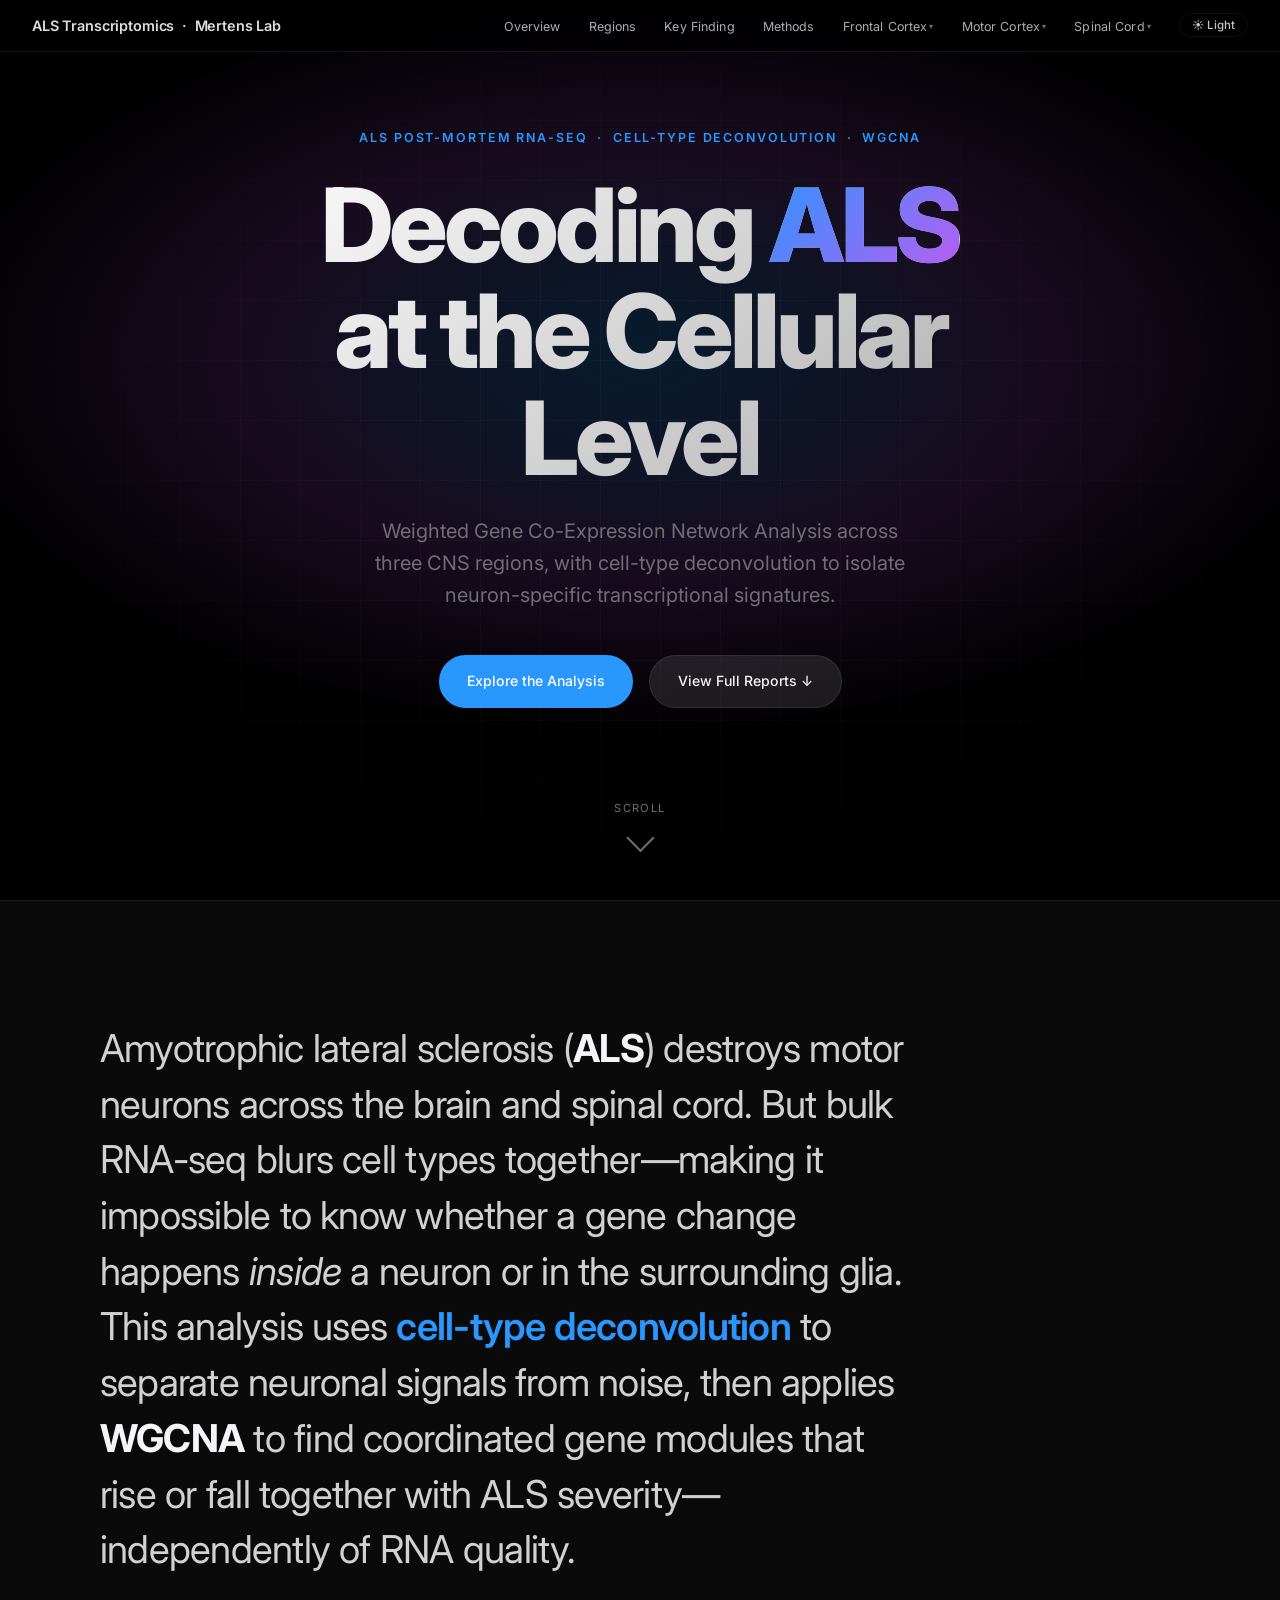
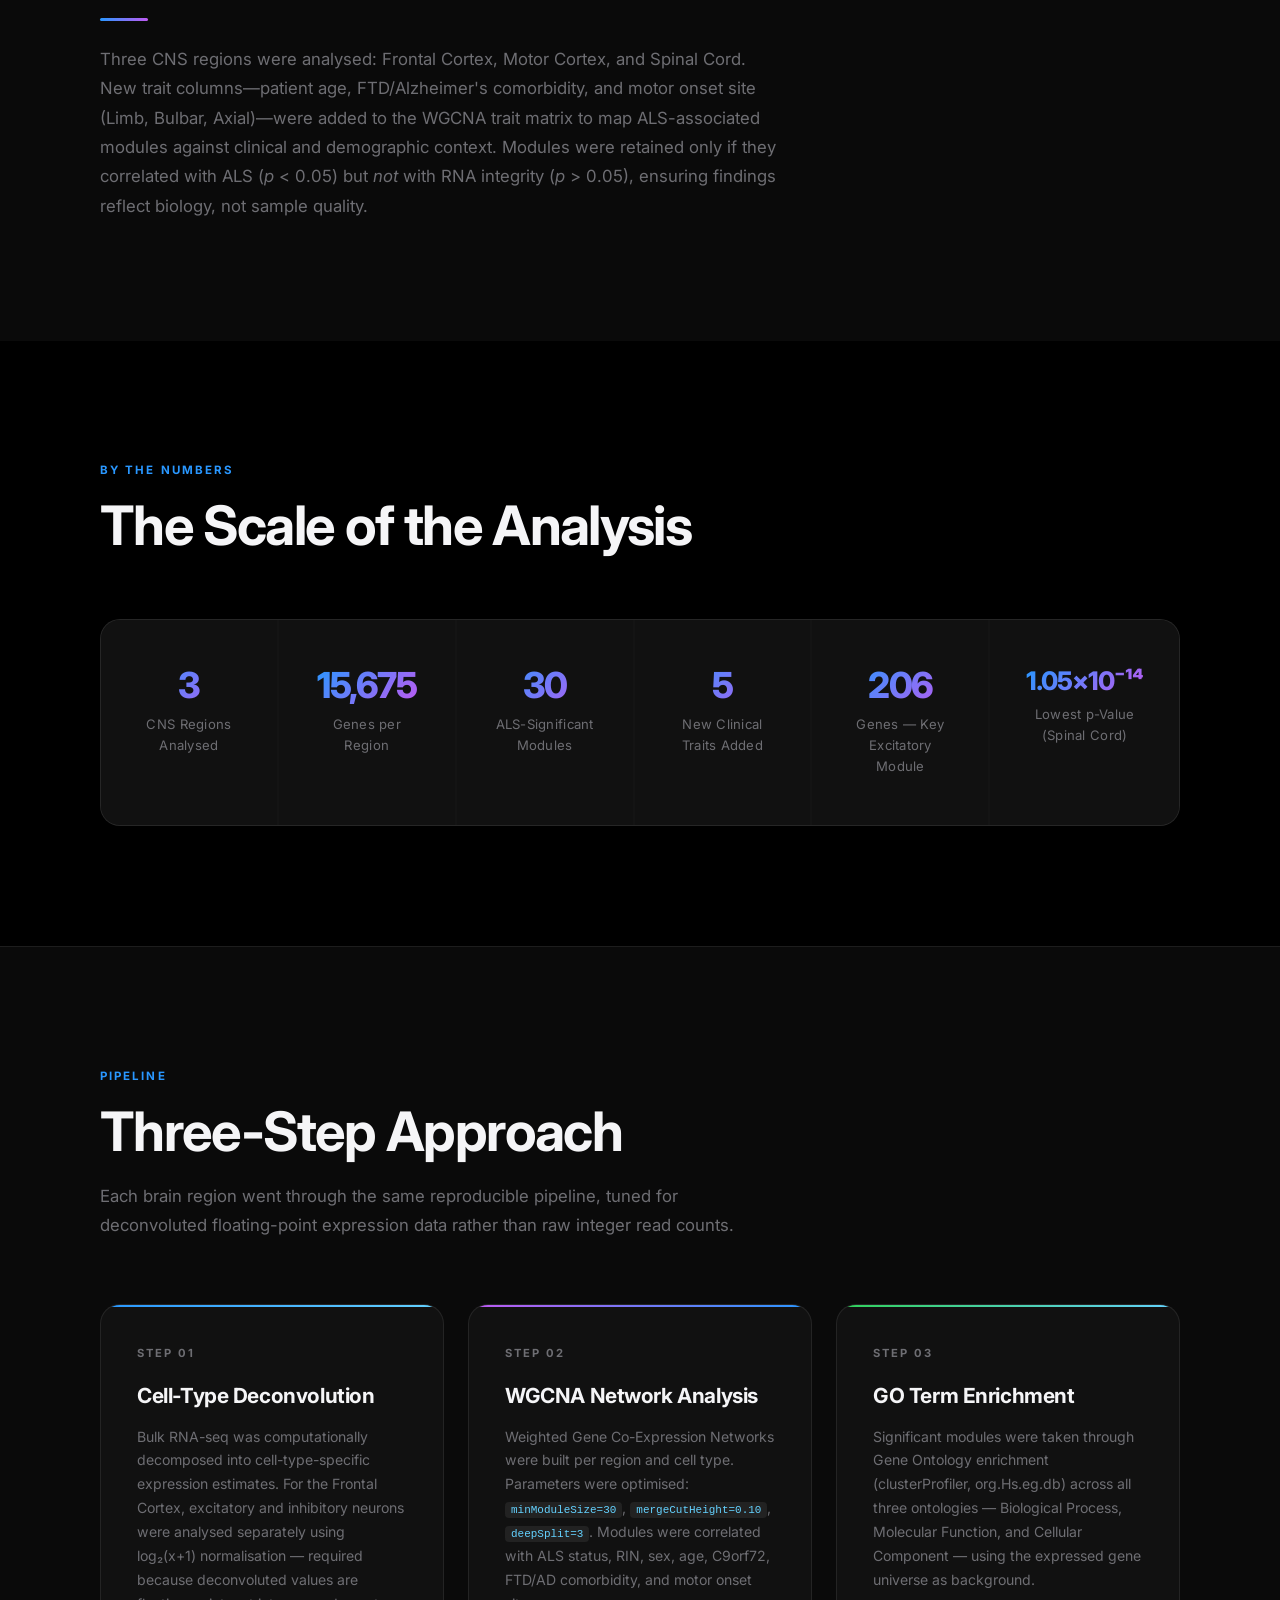
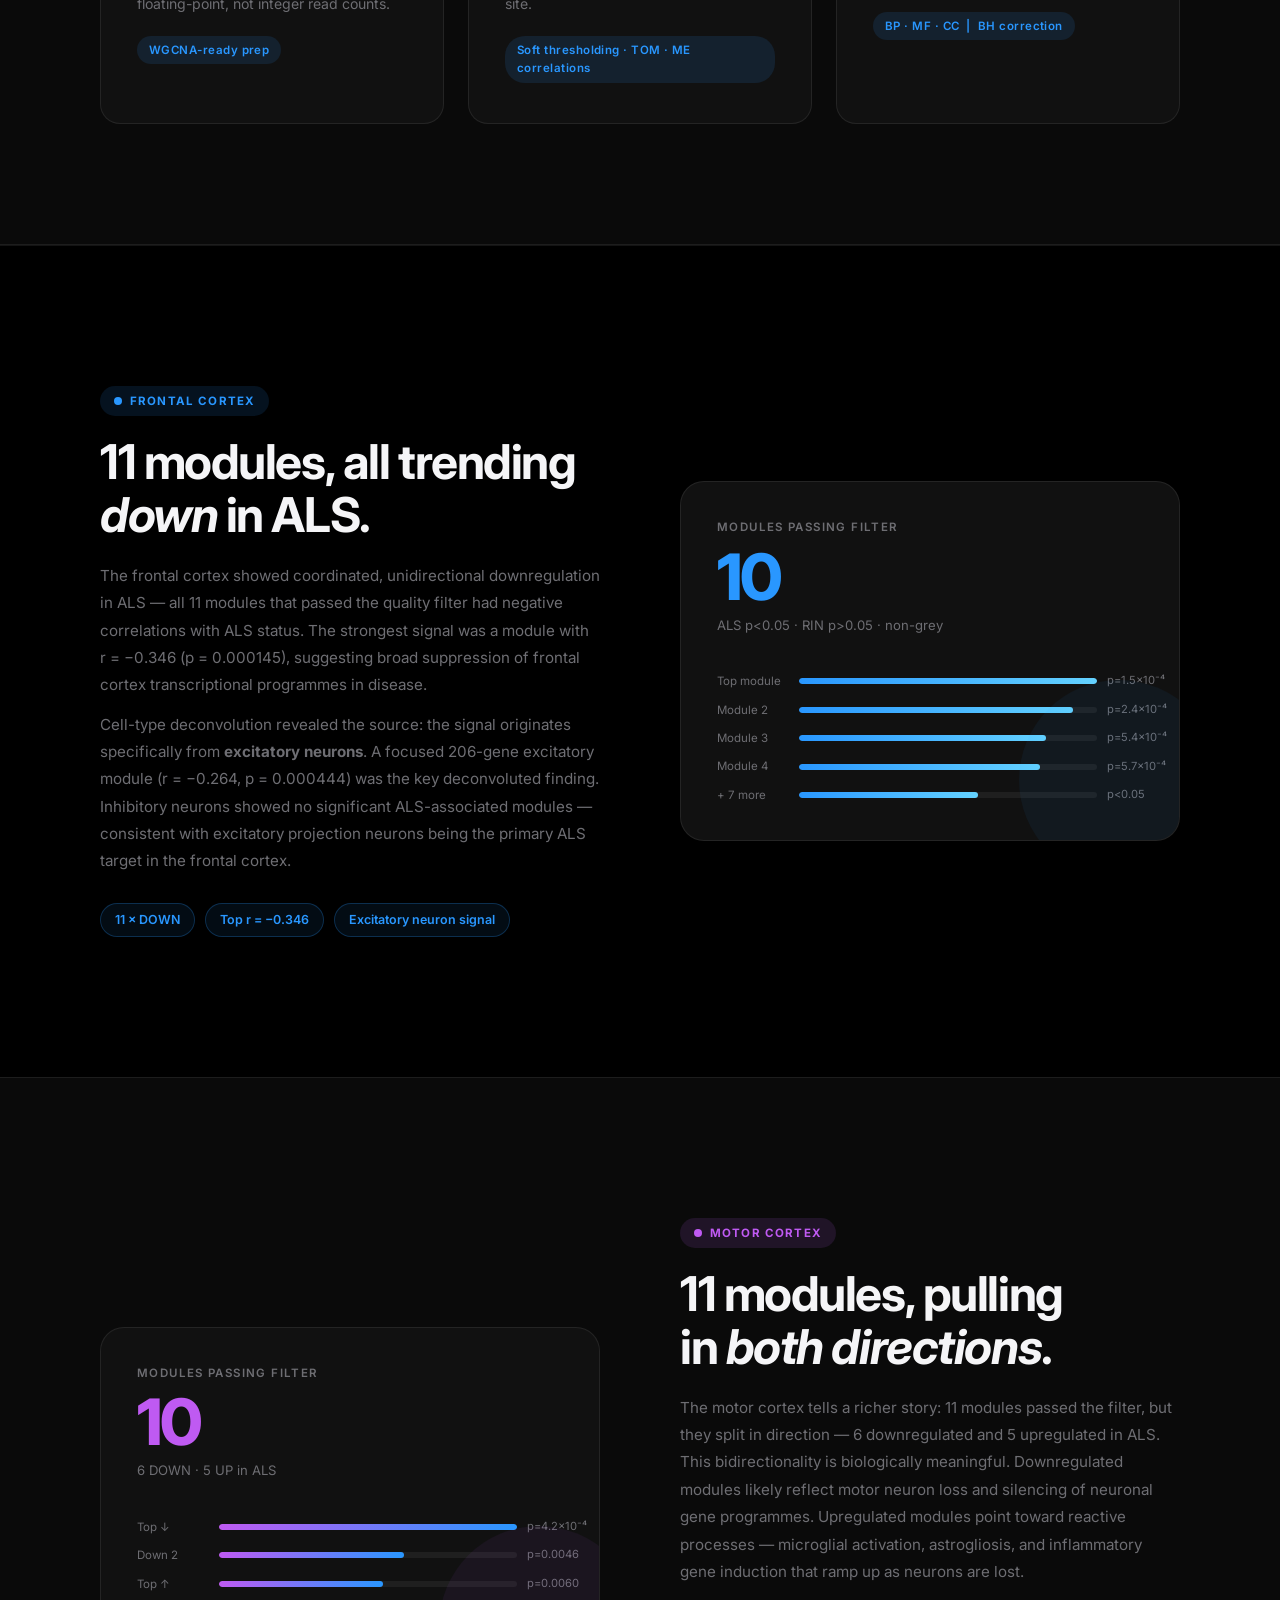
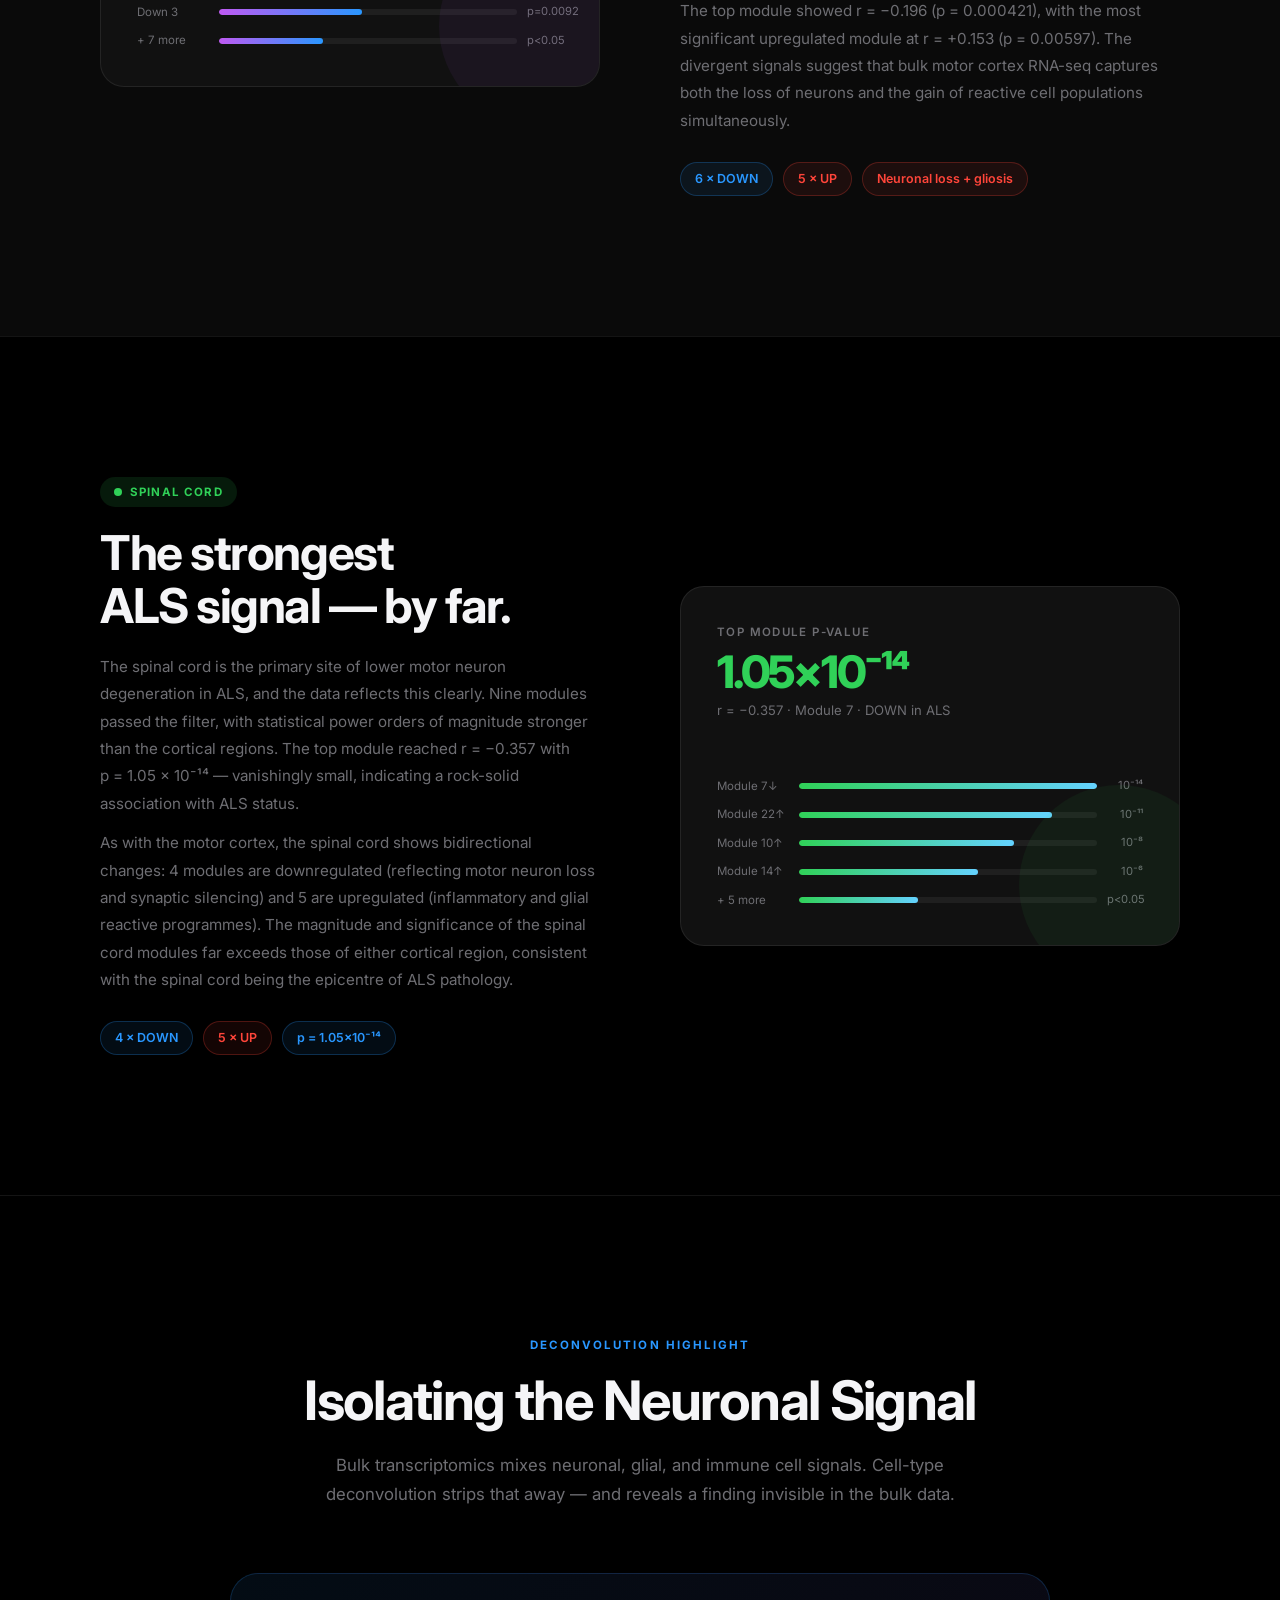
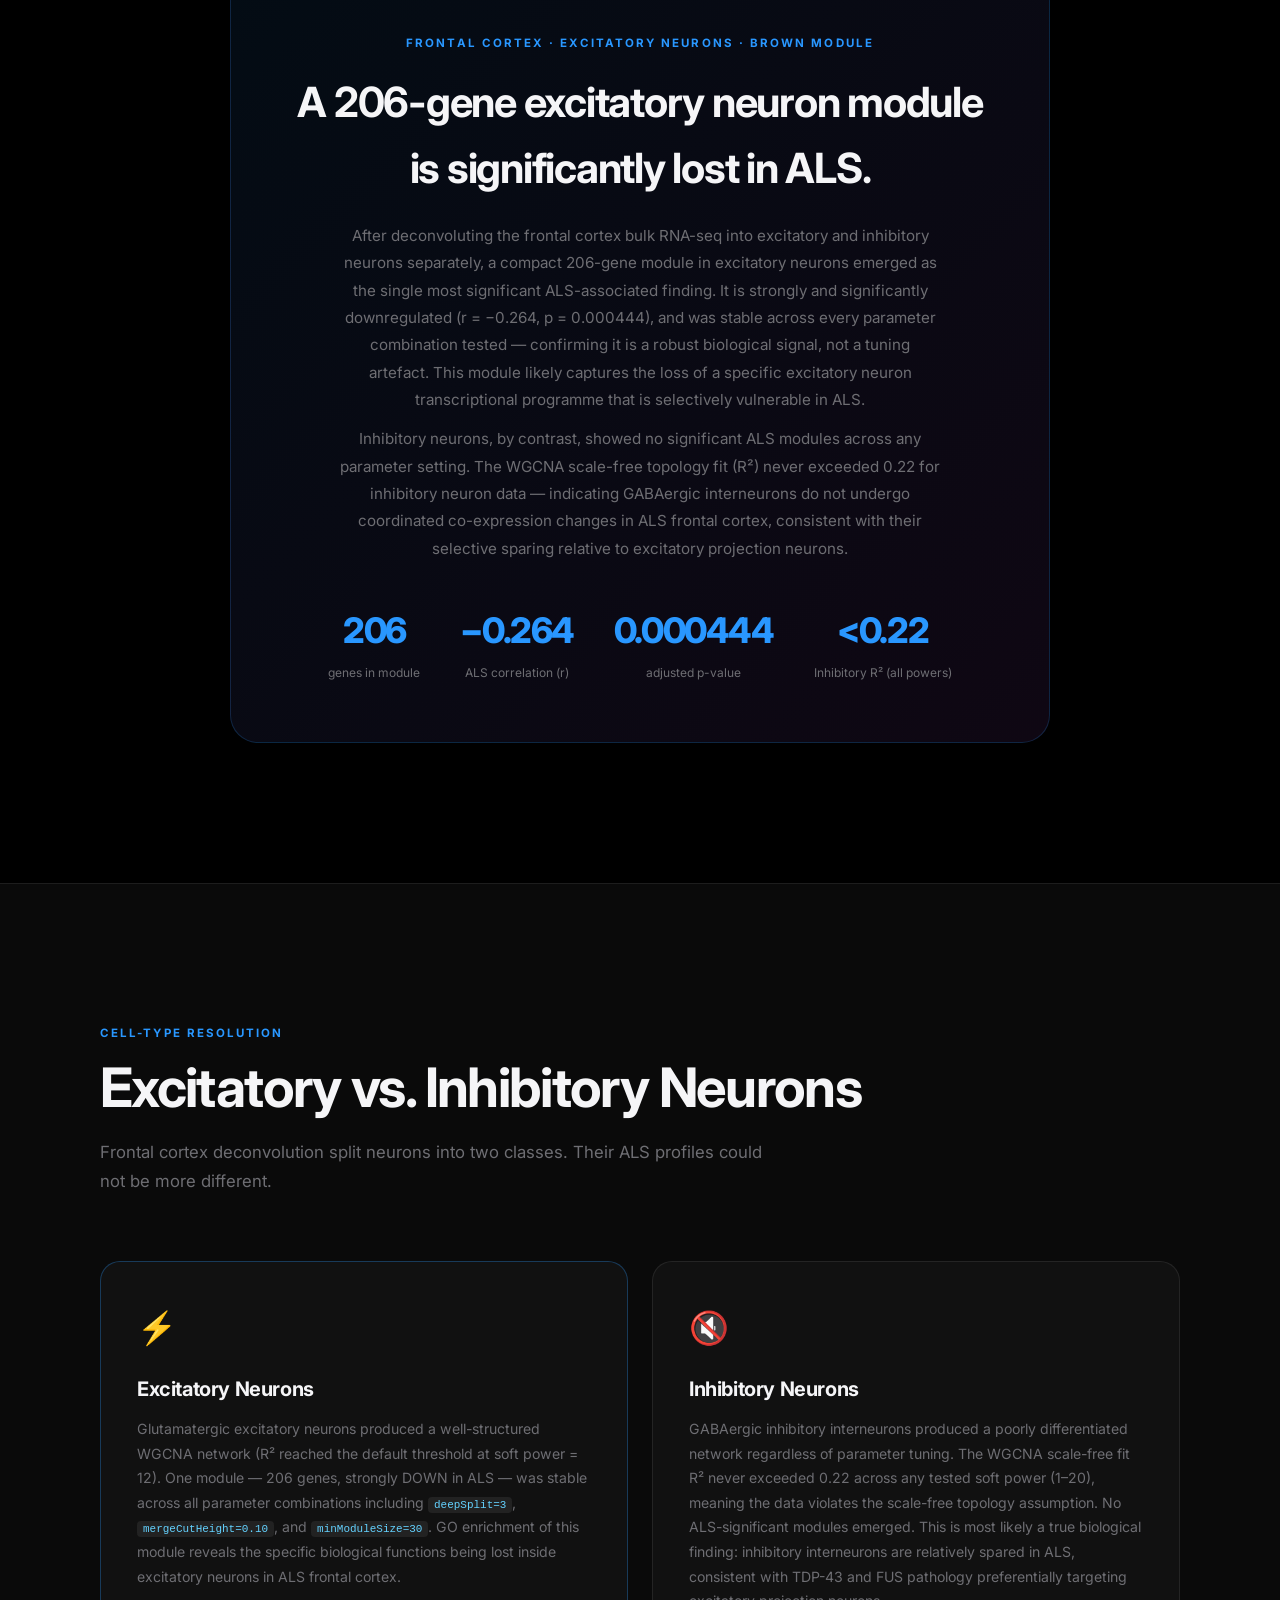
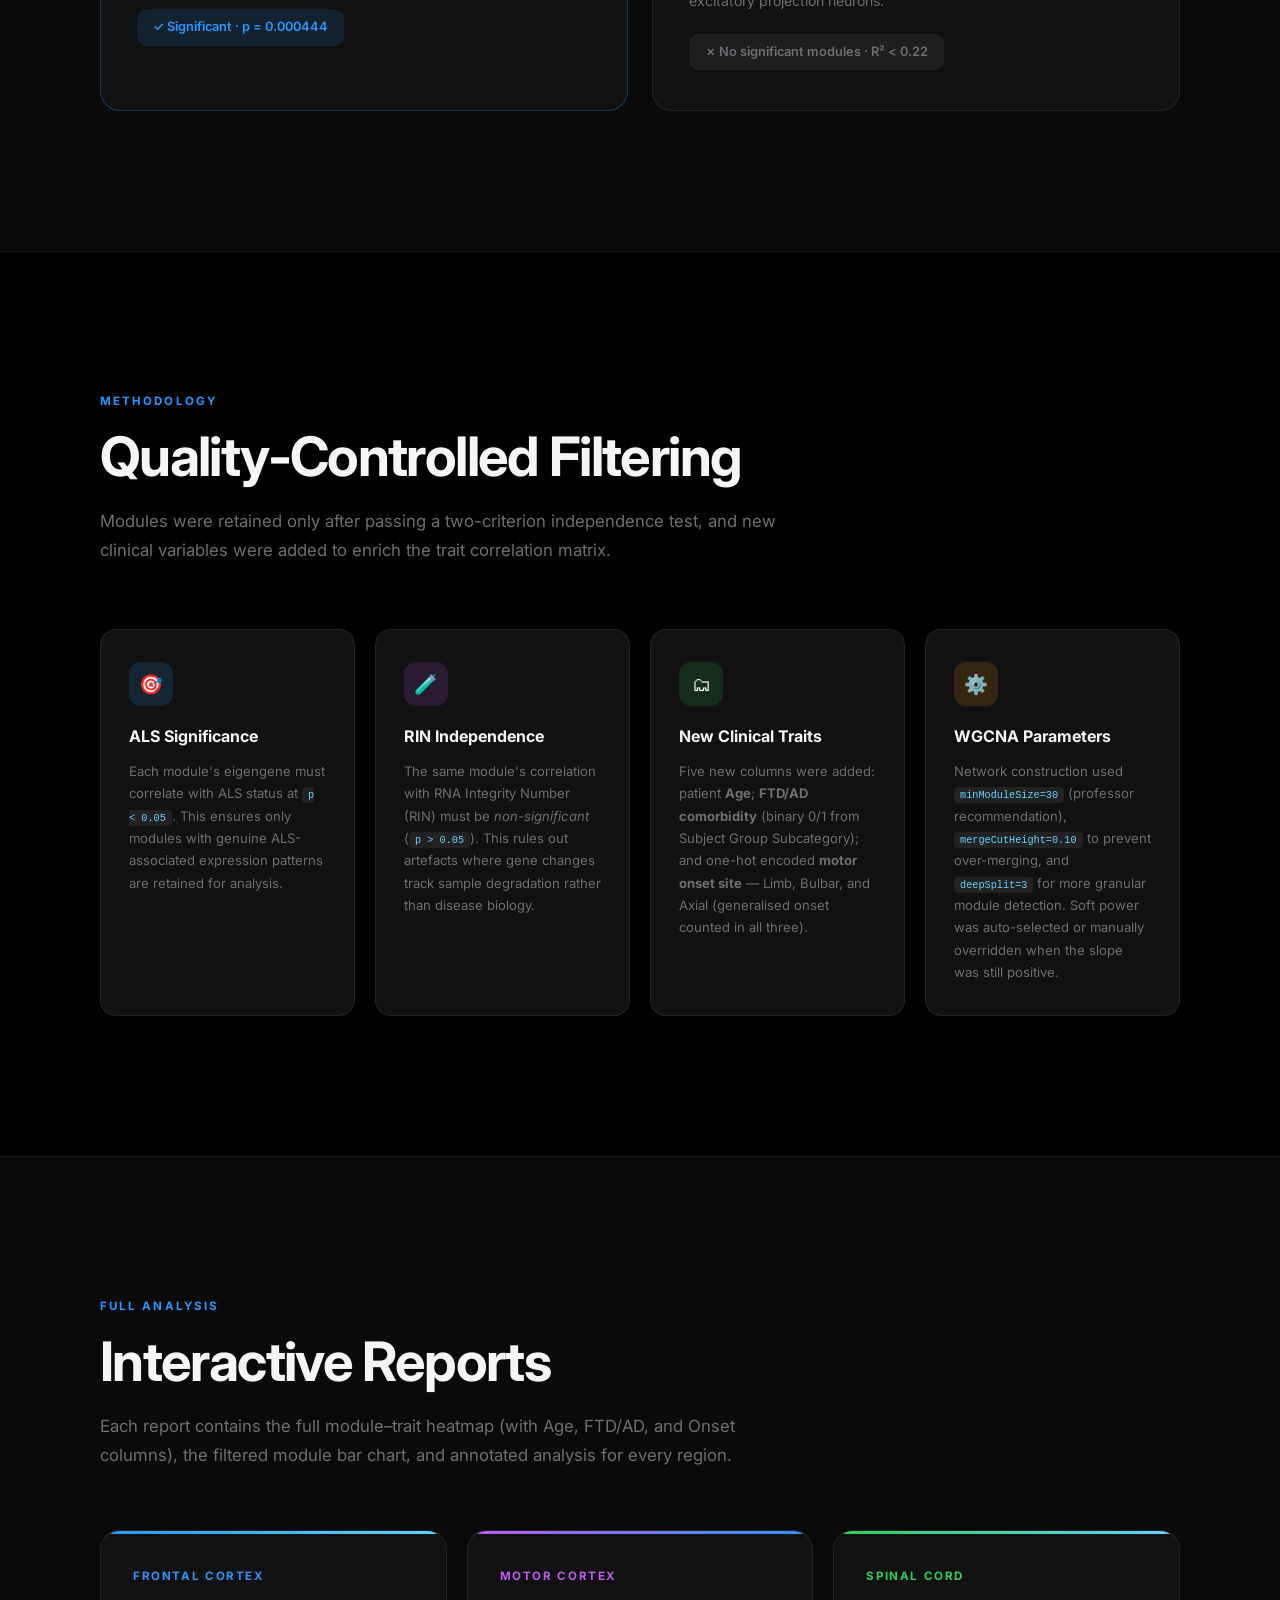
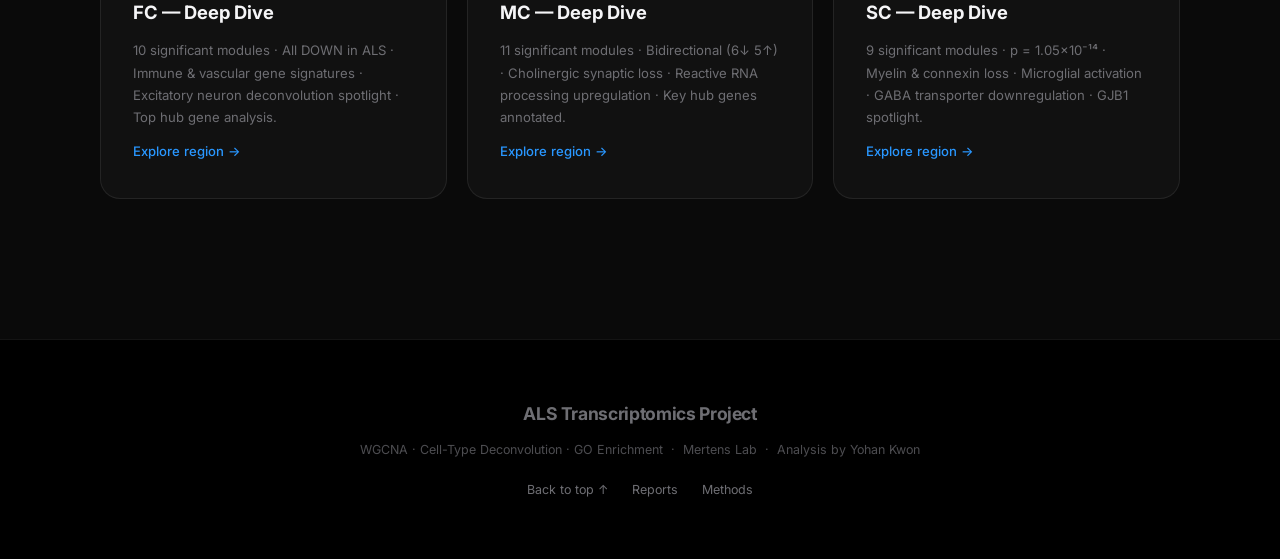
<file: index.html>
<!DOCTYPE html>
<html lang="en">
<head>
  <meta charset="UTF-8" />
  <script>
    (function(){ var t=localStorage.getItem('theme')||'dark'; document.documentElement.setAttribute('data-theme',t); })();
  </script>
  <meta name="viewport" content="width=device-width, initial-scale=1.0" />
  <title>ALS Transcriptomics</title>
  <link rel="preconnect" href="https://fonts.googleapis.com" />
  <link href="https://fonts.googleapis.com/css2?family=Inter:wght@300;400;500;600;700;800;900&display=swap" rel="stylesheet" />
  <style>
    /* ── Reset & Base ─────────────────────────────────────────────── */
    *, *::before, *::after { box-sizing: border-box; margin: 0; padding: 0; }
    :root {
      --black:   #000000;
      --dark:    #0a0a0a;
      --card:    #111111;
      --card2:   #161616;
      --border:  rgba(255,255,255,0.08);
      --white:   #f5f5f7;
      --grey:    #6e6e73;
      --blue:    #2997ff;
      --purple:  #bf5af2;
      --green:   #30d158;
      --orange:  #ff9f0a;
      --red:     #ff453a;
      --teal:    #64d2ff;
    }
    html { scroll-behavior: smooth; }
    body {
      font-family: 'Inter', -apple-system, BlinkMacSystemFont, sans-serif;
      background: var(--black);
      color: var(--white);
      overflow-x: hidden;
      line-height: 1.6;
    }

    /* ── Nav ──────────────────────────────────────────────────────── */
    nav {
      position: fixed; top: 0; left: 0; right: 0; z-index: 100;
      height: 52px;
      display: flex; align-items: center; justify-content: space-between;
      padding: 0 32px;
      background: rgba(0,0,0,0.72);
      backdrop-filter: saturate(180%) blur(20px);
      -webkit-backdrop-filter: saturate(180%) blur(20px);
      border-bottom: 1px solid var(--border);
      transition: background 0.3s;
    }
    .nav-brand { font-size: 0.9rem; font-weight: 600; letter-spacing: -0.01em; opacity: 0.9; }
    .nav-links { display: flex; gap: 28px; list-style: none; }
    .nav-links a {
      font-size: 0.78rem; color: var(--white); text-decoration: none;
      opacity: 0.7; transition: opacity 0.2s; letter-spacing: 0.01em;
    }
    .nav-links a:hover { opacity: 1; }

    /* ── Hero ─────────────────────────────────────────────────────── */
    #hero {
      min-height: 100vh;
      display: flex; flex-direction: column; align-items: center; justify-content: center;
      position: relative; overflow: hidden; text-align: center; padding: 52px 24px 0;
    }
    .hero-bg {
      position: absolute; inset: 0; z-index: 0;
      background: radial-gradient(ellipse 80% 60% at 50% 40%,
        rgba(41,151,255,0.18) 0%,
        rgba(191,90,242,0.12) 40%,
        transparent 70%);
      animation: pulse 8s ease-in-out infinite alternate;
    }
    @keyframes pulse {
      from { opacity: 0.6; transform: scale(1); }
      to   { opacity: 1;   transform: scale(1.08); }
    }
    /* animated mesh grid */
    .hero-grid {
      position: absolute; inset: 0; z-index: 0;
      background-image:
        linear-gradient(rgba(255,255,255,0.03) 1px, transparent 1px),
        linear-gradient(90deg, rgba(255,255,255,0.03) 1px, transparent 1px);
      background-size: 60px 60px;
      mask-image: radial-gradient(ellipse 70% 70% at center, black 20%, transparent 80%);
    }
    .hero-content { position: relative; z-index: 1; max-width: 860px; padding-bottom: 120px; }
    .hero-eyebrow {
      display: inline-block;
      font-size: 0.78rem; font-weight: 600; letter-spacing: 0.15em;
      text-transform: uppercase; color: var(--blue);
      margin-bottom: 24px; opacity: 0;
      animation: fadeUp 0.8s 0.2s ease forwards;
    }
    .hero-title {
      font-size: clamp(3.2rem, 8vw, 7rem);
      font-weight: 800; line-height: 1.04; letter-spacing: -0.04em;
      background: linear-gradient(135deg, #fff 0%, #aaa 100%);
      -webkit-background-clip: text; -webkit-text-fill-color: transparent;
      background-clip: text;
      opacity: 0; animation: fadeUp 0.9s 0.4s ease forwards;
    }
    .hero-title span {
      background: linear-gradient(135deg, var(--blue) 0%, var(--purple) 100%);
      -webkit-background-clip: text; -webkit-text-fill-color: transparent;
      background-clip: text;
    }
    .hero-sub {
      margin-top: 24px; font-size: 1.25rem; font-weight: 400;
      color: var(--grey); max-width: 560px; margin-inline: auto;
      opacity: 0; animation: fadeUp 0.9s 0.6s ease forwards;
    }
    .hero-cta {
      margin-top: 44px; display: flex; gap: 16px; justify-content: center; flex-wrap: wrap;
      opacity: 0; animation: fadeUp 0.9s 0.8s ease forwards;
    }
    .btn {
      display: inline-flex; align-items: center; gap: 8px;
      padding: 14px 28px; border-radius: 980px;
      font-size: 0.88rem; font-weight: 500; text-decoration: none;
      transition: all 0.25s ease; cursor: pointer; border: none;
    }
    .btn-primary { background: var(--blue); color: #fff; }
    .btn-primary:hover { background: #57aaff; transform: scale(1.03); }
    .btn-secondary {
      background: rgba(255,255,255,0.1); color: var(--white);
      border: 1px solid var(--border);
    }
    .btn-secondary:hover { background: rgba(255,255,255,0.18); transform: scale(1.03); }
    .scroll-hint {
      position: absolute; bottom: 52px; left: 50%; transform: translateX(-50%);
      opacity: 0; animation: fadeIn 1s 1.4s ease forwards;
      display: flex; flex-direction: column; align-items: center; gap: 10px;
    }
    .scroll-hint span { font-size: 0.7rem; letter-spacing: 0.12em; text-transform: uppercase; color: var(--grey); }
    .scroll-arrow {
      width: 20px; height: 20px; border-right: 2px solid var(--grey); border-bottom: 2px solid var(--grey);
      transform: rotate(45deg); animation: bounce 1.6s ease-in-out infinite;
    }
    @keyframes bounce { 0%,100% { transform: rotate(45deg) translateY(0); } 50% { transform: rotate(45deg) translateY(5px); } }
    @keyframes fadeUp { from { opacity:0; transform: translateY(28px); } to { opacity:1; transform: translateY(0); } }
    @keyframes fadeIn { from { opacity:0; } to { opacity:1; } }

    /* ── Section Base ─────────────────────────────────────────────── */
    section { padding: 120px 24px; }
    .container { max-width: 1080px; margin: 0 auto; }
    .section-eyebrow {
      font-size: 0.72rem; font-weight: 700; letter-spacing: 0.18em;
      text-transform: uppercase; color: var(--blue); margin-bottom: 16px;
    }
    .section-title {
      font-size: clamp(2rem, 5vw, 3.4rem); font-weight: 700;
      line-height: 1.1; letter-spacing: -0.03em;
    }
    .section-body {
      margin-top: 20px; font-size: 1.05rem; color: var(--grey);
      line-height: 1.75; max-width: 680px;
    }

    /* ── Scroll reveal ────────────────────────────────────────────── */
    .reveal {
      opacity: 0; transform: translateY(40px);
      transition: opacity 0.75s ease, transform 0.75s ease;
    }
    .reveal.visible { opacity: 1; transform: translateY(0); }
    .reveal-left  { opacity:0; transform: translateX(-50px); transition: opacity 0.75s ease, transform 0.75s ease; }
    .reveal-right { opacity:0; transform: translateX(50px);  transition: opacity 0.75s ease, transform 0.75s ease; }
    .reveal-left.visible, .reveal-right.visible { opacity:1; transform: translateX(0); }
    .stagger > * { opacity:0; transform: translateY(30px); transition: opacity 0.6s ease, transform 0.6s ease; }
    .stagger.visible > *:nth-child(1) { opacity:1; transform:none; transition-delay:0s; }
    .stagger.visible > *:nth-child(2) { opacity:1; transform:none; transition-delay:0.1s; }
    .stagger.visible > *:nth-child(3) { opacity:1; transform:none; transition-delay:0.2s; }
    .stagger.visible > *:nth-child(4) { opacity:1; transform:none; transition-delay:0.3s; }
    .stagger.visible > *:nth-child(5) { opacity:1; transform:none; transition-delay:0.4s; }
    .stagger.visible > *:nth-child(6) { opacity:1; transform:none; transition-delay:0.5s; }

    /* ── Intro ────────────────────────────────────────────────────── */
    #intro { background: var(--dark); border-top: 1px solid var(--border); }
    .intro-big {
      font-size: clamp(1.5rem, 3.5vw, 2.4rem); font-weight: 400;
      line-height: 1.45; letter-spacing: -0.02em; color: rgba(245,245,247,0.85);
      max-width: 820px;
    }
    .intro-big strong { color: var(--white); font-weight: 700; }
    .intro-big .blue { color: var(--blue); font-weight: 600; }

    /* ── Stats ────────────────────────────────────────────────────── */
    #stats { background: var(--black); }
    .stats-grid {
      display: grid; grid-template-columns: repeat(6, 1fr);
      gap: 2px; background: var(--border); border: 1px solid var(--border);
      border-radius: 20px; overflow: hidden; margin-top: 64px;
    }
    @media (max-width: 900px) {
      .stats-grid { grid-template-columns: repeat(3, 1fr); }
    }
    @media (max-width: 560px) {
      .stats-grid { grid-template-columns: repeat(2, 1fr); }
    }
    .stat-cell {
      background: var(--card); padding: 48px 36px; text-align: center;
      transition: background 0.3s;
    }
    .stat-cell:hover { background: var(--card2); }
    .stat-num {
      font-size: clamp(1.8rem, 2.8vw, 3rem); font-weight: 800; letter-spacing: -0.04em;
      background: linear-gradient(135deg, var(--blue), var(--purple));
      -webkit-background-clip: text; -webkit-text-fill-color: transparent;
      background-clip: text; line-height: 1;
    }
    .stat-label { margin-top: 10px; font-size: 0.82rem; color: var(--grey); letter-spacing: 0.02em; }

    /* ── Approach ─────────────────────────────────────────────────── */
    #approach { background: var(--dark); border-top: 1px solid var(--border); border-bottom: 1px solid var(--border); }
    .approach-steps {
      display: grid; grid-template-columns: repeat(auto-fit, minmax(280px, 1fr));
      gap: 24px; margin-top: 64px;
    }
    .step-card {
      background: var(--card); border: 1px solid var(--border); border-radius: 20px;
      padding: 40px 36px; position: relative; overflow: hidden;
      transition: transform 0.35s ease, border-color 0.35s ease;
    }
    .step-card:hover { transform: translateY(-6px); border-color: rgba(41,151,255,0.3); }
    .step-card::before {
      content: ''; position: absolute; top: 0; left: 0; right: 0; height: 2px;
    }
    .step-card.c1::before { background: linear-gradient(90deg, var(--blue), var(--teal)); }
    .step-card.c2::before { background: linear-gradient(90deg, var(--purple), var(--blue)); }
    .step-card.c3::before { background: linear-gradient(90deg, var(--green), var(--teal)); }
    .step-num { font-size: 0.7rem; font-weight: 700; letter-spacing: 0.18em; text-transform: uppercase; color: var(--grey); }
    .step-title { font-size: 1.3rem; font-weight: 700; margin-top: 16px; letter-spacing: -0.02em; }
    .step-body { margin-top: 12px; font-size: 0.88rem; color: var(--grey); line-height: 1.7; }
    .step-tag {
      display: inline-block; margin-top: 20px; padding: 5px 12px; border-radius: 20px;
      font-size: 0.72rem; font-weight: 600; letter-spacing: 0.04em;
      background: rgba(41,151,255,0.12); color: var(--blue);
    }

    /* ── Region sections ──────────────────────────────────────────── */
    .region-section {
      padding: 140px 24px;
      border-top: 1px solid var(--border);
    }
    .region-section:nth-child(odd) { background: var(--black); }
    .region-section:nth-child(even) { background: var(--dark); }
    .region-layout {
      display: grid; grid-template-columns: 1fr 1fr; gap: 80px;
      align-items: center;
    }
    @media (max-width: 768px) { .region-layout { grid-template-columns: 1fr; gap: 48px; } }
    .region-accent {
      display: inline-flex; align-items: center; gap: 8px;
      padding: 6px 14px; border-radius: 20px;
      font-size: 0.72rem; font-weight: 700; letter-spacing: 0.1em; text-transform: uppercase;
      margin-bottom: 20px;
    }
    .region-accent.fc { background: rgba(41,151,255,0.12); color: var(--blue); }
    .region-accent.mc { background: rgba(191,90,242,0.12); color: var(--purple); }
    .region-accent.sc { background: rgba(48,209,88,0.12); color: var(--green); }
    .region-dot { width: 8px; height: 8px; border-radius: 50%; }
    .region-accent.fc .region-dot { background: var(--blue); }
    .region-accent.mc .region-dot { background: var(--purple); }
    .region-accent.sc .region-dot { background: var(--green); }
    .region-title { font-size: clamp(2rem, 4vw, 3rem); font-weight: 700; letter-spacing: -0.03em; line-height: 1.1; }
    .region-desc { margin-top: 20px; font-size: 0.95rem; color: var(--grey); line-height: 1.8; }
    .module-badge-row { display: flex; flex-wrap: wrap; gap: 10px; margin-top: 28px; }
    .mbadge {
      padding: 6px 14px; border-radius: 20px; font-size: 0.78rem; font-weight: 600;
      border: 1px solid;
    }
    .mbadge.down { background: rgba(41,151,255,0.08); border-color: rgba(41,151,255,0.25); color: var(--blue); }
    .mbadge.up   { background: rgba(255,69,58,0.08);  border-color: rgba(255,69,58,0.25);  color: var(--red); }

    /* region visual panel */
    .region-panel {
      background: var(--card); border: 1px solid var(--border); border-radius: 24px;
      padding: 36px; min-height: 360px; display: flex; flex-direction: column; justify-content: space-between;
      position: relative; overflow: hidden;
    }
    .region-panel::after {
      content: ''; position: absolute; bottom: -40px; right: -40px;
      width: 200px; height: 200px; border-radius: 50%; opacity: 0.06;
    }
    .region-panel.fc::after { background: var(--blue); }
    .region-panel.mc::after { background: var(--purple); }
    .region-panel.sc::after { background: var(--green); }
    .panel-label { font-size: 0.72rem; font-weight: 600; letter-spacing: 0.12em; text-transform: uppercase; color: var(--grey); }
    .panel-big { font-size: 4rem; font-weight: 800; letter-spacing: -0.05em; margin-top: 8px; line-height: 1; }
    .panel-big.fc-c { color: var(--blue); }
    .panel-big.mc-c { color: var(--purple); }
    .panel-big.sc-c { color: var(--green); }
    .panel-sub { font-size: 0.82rem; color: var(--grey); margin-top: 6px; }
    .bar-list { display: flex; flex-direction: column; gap: 10px; margin-top: 20px; }
    .bar-row { display: flex; align-items: center; gap: 10px; }
    .bar-name { font-size: 0.72rem; color: var(--grey); width: 72px; flex-shrink: 0; }
    .bar-track { flex: 1; height: 6px; background: rgba(255,255,255,0.06); border-radius: 3px; overflow: hidden; }
    .bar-fill { height: 100%; border-radius: 3px; transition: width 1.2s cubic-bezier(0.22,1,0.36,1); width: 0; }
    .bar-fill.fc-f { background: linear-gradient(90deg, var(--blue), var(--teal)); }
    .bar-fill.mc-f { background: linear-gradient(90deg, var(--purple), var(--blue)); }
    .bar-fill.sc-f { background: linear-gradient(90deg, var(--green), var(--teal)); }
    .bar-val { font-size: 0.7rem; color: var(--grey); width: 36px; text-align: right; flex-shrink: 0; }

    /* ── Highlight finding ────────────────────────────────────────── */
    #finding {
      background: var(--black); border-top: 1px solid var(--border);
      padding: 140px 24px; text-align: center;
    }
    .finding-card {
      max-width: 820px; margin: 64px auto 0;
      background: linear-gradient(135deg, rgba(41,151,255,0.08), rgba(191,90,242,0.08));
      border: 1px solid rgba(41,151,255,0.2);
      border-radius: 28px; padding: 60px 48px;
      position: relative; overflow: hidden;
    }
    .finding-card::before {
      content: ''; position: absolute; top: -1px; left: 10%; right: 10%; height: 1px;
      background: linear-gradient(90deg, transparent, var(--blue), var(--purple), transparent);
    }
    .finding-eyebrow { font-size: 0.72rem; font-weight: 700; letter-spacing: 0.18em; text-transform: uppercase; color: var(--blue); }
    .finding-title { font-size: clamp(1.8rem, 4vw, 2.6rem); font-weight: 700; margin-top: 16px; letter-spacing: -0.03em; }
    .finding-body { margin-top: 20px; font-size: 0.95rem; color: var(--grey); line-height: 1.8; max-width: 600px; margin-inline: auto; }
    .finding-stats { display: flex; justify-content: center; gap: 40px; margin-top: 40px; flex-wrap: wrap; }
    .finding-stat .num { font-size: 2.2rem; font-weight: 800; letter-spacing: -0.04em; color: var(--blue); }
    .finding-stat .lbl { font-size: 0.75rem; color: var(--grey); margin-top: 4px; }

    /* ── Deconvolution ────────────────────────────────────────────── */
    #deconv { background: var(--dark); border-top: 1px solid var(--border); padding: 140px 24px; }
    .deconv-grid {
      display: grid; grid-template-columns: 1fr 1fr; gap: 24px; margin-top: 64px;
    }
    @media (max-width: 768px) { .deconv-grid { grid-template-columns: 1fr; } }
    .deconv-card {
      background: var(--card); border: 1px solid var(--border); border-radius: 20px;
      padding: 40px 36px; transition: transform 0.3s ease, border-color 0.3s;
    }
    .deconv-card:hover { transform: translateY(-4px); border-color: rgba(255,255,255,0.15); }
    .deconv-card.sig { border-color: rgba(41,151,255,0.3); }
    .deconv-icon { font-size: 2rem; margin-bottom: 20px; }
    .deconv-title { font-size: 1.25rem; font-weight: 700; letter-spacing: -0.02em; }
    .deconv-body { margin-top: 12px; font-size: 0.88rem; color: var(--grey); line-height: 1.75; }
    .deconv-result {
      display: inline-block; margin-top: 20px; padding: 8px 16px; border-radius: 10px;
      font-size: 0.8rem; font-weight: 600;
    }
    .deconv-result.sig { background: rgba(41,151,255,0.12); color: var(--blue); }
    .deconv-result.ns  { background: rgba(110,110,115,0.15); color: var(--grey); }

    /* ── Filter methodology ───────────────────────────────────────── */
    #method {
      background: var(--black); border-top: 1px solid var(--border);
      padding: 140px 24px;
    }
    .method-grid { display: grid; grid-template-columns: repeat(auto-fit, minmax(240px,1fr)); gap: 20px; margin-top: 64px; }
    .method-card {
      background: var(--card); border: 1px solid var(--border); border-radius: 16px;
      padding: 32px 28px; transition: transform 0.3s;
    }
    .method-card:hover { transform: translateY(-4px); }
    .method-icon { width: 44px; height: 44px; border-radius: 12px; display: flex; align-items: center; justify-content: center; font-size: 1.2rem; margin-bottom: 18px; }
    .method-icon.blue   { background: rgba(41,151,255,0.15); }
    .method-icon.purple { background: rgba(191,90,242,0.15); }
    .method-icon.green  { background: rgba(48,209,88,0.15); }
    .method-icon.orange { background: rgba(255,159,10,0.15); }
    .method-title { font-size: 1rem; font-weight: 700; }
    .method-body  { margin-top: 10px; font-size: 0.82rem; color: var(--grey); line-height: 1.7; }
    code { font-family: 'SF Mono', 'Fira Code', monospace; font-size: 0.78em; background: rgba(255,255,255,0.07); padding: 2px 6px; border-radius: 4px; color: var(--teal); }

    /* ── Reports ──────────────────────────────────────────────────── */
    #reports { background: var(--dark); border-top: 1px solid var(--border); padding: 140px 24px; }
    .reports-grid { display: grid; grid-template-columns: repeat(auto-fit, minmax(280px,1fr)); gap: 20px; margin-top: 60px; }
    .report-card {
      background: var(--card); border: 1px solid var(--border); border-radius: 20px;
      padding: 36px 32px; text-decoration: none; color: var(--white);
      display: flex; flex-direction: column; gap: 12px;
      transition: transform 0.3s ease, border-color 0.3s, box-shadow 0.3s;
      position: relative; overflow: hidden;
    }
    .report-card::after {
      content: ''; position: absolute; top: 0; left: 0; right: 0; height: 3px;
    }
    .report-card.fc::after { background: linear-gradient(90deg, var(--blue), var(--teal)); }
    .report-card.mc::after { background: linear-gradient(90deg, var(--purple), var(--blue)); }
    .report-card.sc::after { background: linear-gradient(90deg, var(--green), var(--teal)); }
    .report-card:hover { transform: translateY(-8px); border-color: rgba(255,255,255,0.2); box-shadow: 0 24px 60px rgba(0,0,0,0.5); }
    .report-region { font-size: 0.72rem; font-weight: 700; letter-spacing: 0.14em; text-transform: uppercase; }
    .report-region.fc { color: var(--blue); }
    .report-region.mc { color: var(--purple); }
    .report-region.sc { color: var(--green); }
    .report-title { font-size: 1.15rem; font-weight: 700; }
    .report-body { font-size: 0.82rem; color: var(--grey); line-height: 1.7; }
    .report-arrow { margin-top: auto; font-size: 0.82rem; color: var(--blue); font-weight: 500; display: flex; align-items: center; gap: 6px; }

    /* ── Footer ───────────────────────────────────────────────────── */
    footer {
      background: var(--black); border-top: 1px solid var(--border);
      padding: 60px 24px; text-align: center;
    }
    .footer-logo { font-size: 1.1rem; font-weight: 700; letter-spacing: -0.02em; color: var(--grey); }
    .footer-note { margin-top: 12px; font-size: 0.78rem; color: rgba(110,110,115,0.7); }
    .footer-links { display: flex; justify-content: center; gap: 24px; margin-top: 20px; }
    .footer-links a { font-size: 0.78rem; color: var(--grey); text-decoration: none; transition: color 0.2s; }
    .footer-links a:hover { color: var(--blue); }

    /* ── Misc utils ───────────────────────────────────────────────── */
    .divider { width: 48px; height: 3px; background: linear-gradient(90deg, var(--blue), var(--purple)); border-radius: 2px; margin: 24px 0; }
    .tag { display: inline-block; padding: 4px 12px; border-radius: 20px; font-size: 0.72rem; font-weight: 600; background: rgba(255,255,255,0.06); color: var(--grey); margin-right: 6px; }

    /* ── Light mode ───────────────────────────────────────────────── */
    [data-theme="light"] {
      --black:  #ffffff; --dark:   #f5f5f7; --card:   #ffffff; --card2:  #e8e8ed;
      --border: rgba(0,0,0,0.1); --white:  #1d1d1f; --grey:   #515154;
      --blue:   #0071e3; --purple: #9b59b6; --green:  #1a8c3a;
      --orange: #c45b00; --red:    #d93025; --teal:   #0077b6;
    }
    [data-theme="light"] body { background: var(--black); color: var(--white); }
    [data-theme="light"] nav { background: rgba(255,255,255,0.88); }
    /* Hero title: drop the white gradient, use solid dark text instead */
    [data-theme="light"] .hero-title {
      background: none;
      -webkit-text-fill-color: #1d1d1f;
      color: #1d1d1f;
    }
    [data-theme="light"] .hero-title span {
      background: none;
      -webkit-text-fill-color: var(--blue);
      color: var(--blue);
    }
    /* Hero grid lines are white — make them dark in light mode */
    [data-theme="light"] .hero-grid {
      background-image:
        linear-gradient(rgba(0,0,0,0.04) 1px, transparent 1px),
        linear-gradient(90deg, rgba(0,0,0,0.04) 1px, transparent 1px);
    }
    /* Buttons */
    [data-theme="light"] .btn-primary:hover { filter: brightness(1.1); }
    [data-theme="light"] .btn-secondary { background: rgba(0,0,0,0.06); border-color: rgba(0,0,0,0.12); color: #1d1d1f; }
    /* Tag chips */
    [data-theme="light"] .tag { background: rgba(0,0,0,0.06); }
    /* Code */
    [data-theme="light"] code { background: rgba(0,0,0,0.06); }
    /* Cards hover border */
    [data-theme="light"] .report-card:hover { border-color: rgba(0,0,0,0.15); box-shadow: 0 24px 60px rgba(0,0,0,0.1); }
    [data-theme="light"] .deconv-card:hover { border-color: rgba(0,0,0,0.15); }
    /* Bar tracks */
    [data-theme="light"] .bar-track { background: rgba(0,0,0,0.08); }

    /* ── Theme toggle ─────────────────────────────────────────────── */
    .theme-toggle {
      background: none; border: 1px solid var(--border); border-radius: 20px;
      color: var(--white); cursor: pointer; padding: 4px 12px; font-size: 0.72rem;
      font-weight: 500; font-family: inherit; opacity: 0.8; transition: all 0.2s;
      display: flex; align-items: center; gap: 5px; white-space: nowrap;
    }
    .theme-toggle:hover { opacity: 1; background: rgba(128,128,128,0.12); }

    /* ── Dropdown nav ─────────────────────────────────────────────── */
    .nav-dropdown { position: relative; }
    .nav-dropdown > a::after { content: ' ▾'; font-size: 0.62em; opacity: 0.65; vertical-align: middle; }
    .dropdown-menu {
      position: absolute; top: calc(100% + 10px); left: 50%;
      transform: translateX(-50%) translateY(-6px);
      background: rgba(10,10,10,0.96);
      backdrop-filter: saturate(180%) blur(20px);
      -webkit-backdrop-filter: saturate(180%) blur(20px);
      border: 1px solid var(--border); border-radius: 12px;
      padding: 6px 0; min-width: 170px; list-style: none;
      opacity: 0; visibility: hidden;
      transition: opacity 0.18s ease, transform 0.18s ease, visibility 0s linear 0.18s;
      z-index: 200;
    }
    [data-theme="light"] .dropdown-menu { background: rgba(255,255,255,0.97); }
    .dropdown-menu li a {
      display: block; padding: 9px 18px; font-size: 0.78rem; color: var(--white);
      text-decoration: none; opacity: 0.75; white-space: nowrap;
      transition: opacity 0.15s, background 0.15s; border-radius: 6px; margin: 0 4px;
    }
    .dropdown-menu li a:hover { opacity: 1; background: rgba(128,128,128,0.14); }
    .dropdown-menu li a.active { opacity: 1; color: var(--blue); }
    .nav-dropdown:hover .dropdown-menu,
    .nav-dropdown:focus-within .dropdown-menu {
      opacity: 1; visibility: visible;
      transform: translateX(-50%) translateY(0);
      transition: opacity 0.18s ease, transform 0.18s ease, visibility 0s linear 0s;
    }
  </style>
</head>
<body>

<!-- NAV -->
<nav>
  <div class="nav-brand">ALS Transcriptomics &nbsp;·&nbsp; Mertens Lab</div>
  <ul class="nav-links">
    <li><a href="#intro">Overview</a></li>
    <li><a href="#regions">Regions</a></li>
    <li><a href="#finding">Key Finding</a></li>
    <li><a href="#method">Methods</a></li>
    <li class="nav-dropdown">
      <a href="fc.html">Frontal Cortex</a>
      <ul class="dropdown-menu">
        <li><a href="fc.html">Overview</a></li>
        <li><a href="fc_analysis.html">Analysis</a></li>
        <li><a href="fc_celltype.html">Cell Types</a></li>
      </ul>
    </li>
    <li class="nav-dropdown">
      <a href="mc.html">Motor Cortex</a>
      <ul class="dropdown-menu">
        <li><a href="mc.html">Overview</a></li>
        <li><a href="mc_analysis.html">Analysis</a></li>
        <li><a href="mc_celltype.html">Cell Types</a></li>
      </ul>
    </li>
    <li class="nav-dropdown">
      <a href="sc.html">Spinal Cord</a>
      <ul class="dropdown-menu">
        <li><a href="sc.html">Overview</a></li>
        <li><a href="sc_analysis.html">Analysis</a></li>
        <li><a href="sc_celltype.html">Cell Types</a></li>
      </ul>
    </li>
    <li><button class="theme-toggle" onclick="toggleTheme()" id="theme-btn">☀ Light</button></li>
  </ul>
</nav>

<!-- HERO -->
<section id="hero">
  <div class="hero-bg"></div>
  <div class="hero-grid"></div>
  <div class="hero-content">
    <div class="hero-eyebrow">ALS Post-Mortem RNA-seq &nbsp;·&nbsp; Cell-Type Deconvolution &nbsp;·&nbsp; WGCNA</div>
    <h1 class="hero-title">Decoding <span>ALS</span><br>at the Cellular Level</h1>
    <p class="hero-sub">Weighted Gene Co-Expression Network Analysis across three CNS regions, with cell-type deconvolution to isolate neuron-specific transcriptional signatures.</p>
    <div class="hero-cta">
      <a href="#intro" class="btn btn-primary">Explore the Analysis</a>
      <a href="#reports" class="btn btn-secondary">View Full Reports ↓</a>
    </div>
  </div>
  <div class="scroll-hint">
    <span>Scroll</span>
    <div class="scroll-arrow"></div>
  </div>
</section>

<!-- INTRO -->
<section id="intro">
  <div class="container">
    <p class="intro-big reveal">
      Amyotrophic lateral sclerosis (<strong>ALS</strong>) destroys motor neurons across the brain and spinal cord.
      But bulk RNA-seq blurs cell types together—making it impossible to know whether a gene change happens
      <em>inside</em> a neuron or in the surrounding glia. This analysis uses
      <strong class="blue">cell-type deconvolution</strong> to separate neuronal signals from noise,
      then applies <strong>WGCNA</strong> to find coordinated gene modules that rise or fall together with ALS severity—
      independently of RNA quality.
    </p>
    <div class="divider reveal" style="margin-top:40px;"></div>
    <p class="section-body reveal" style="margin-top:0;">
      Three CNS regions were analysed: Frontal Cortex, Motor Cortex, and Spinal Cord.
      New trait columns—patient age, FTD/Alzheimer's comorbidity, and motor onset site (Limb, Bulbar, Axial)—were
      added to the WGCNA trait matrix to map ALS-associated modules against clinical and demographic context.
      Modules were retained only if they correlated with ALS (<em>p</em> &lt; 0.05)
      but <em>not</em> with RNA integrity (<em>p</em> &gt; 0.05), ensuring findings reflect biology, not sample quality.
    </p>
  </div>
</section>

<!-- STATS -->
<section id="stats">
  <div class="container">
    <p class="section-eyebrow reveal">By the Numbers</p>
    <h2 class="section-title reveal">The Scale of the Analysis</h2>
    <div class="stats-grid stagger">
      <div class="stat-cell">
        <div class="stat-num" data-target="3">0</div>
        <div class="stat-label">CNS Regions Analysed</div>
      </div>
      <div class="stat-cell">
        <div class="stat-num" data-target="15675">0</div>
        <div class="stat-label">Genes per Region</div>
      </div>
      <div class="stat-cell">
        <div class="stat-num" data-target="30">0</div>
        <div class="stat-label">ALS-Significant Modules</div>
      </div>
      <div class="stat-cell">
        <div class="stat-num" data-target="5">0</div>
        <div class="stat-label">New Clinical Traits Added</div>
      </div>
      <div class="stat-cell">
        <div class="stat-num" data-target="206">0</div>
        <div class="stat-label">Genes — Key Excitatory Module</div>
      </div>
      <div class="stat-cell">
        <div class="stat-num" style="-webkit-text-fill-color:transparent;font-size:clamp(1.4rem,2vw,2.2rem);">1.05×10⁻¹⁴</div>
        <div class="stat-label">Lowest p-Value (Spinal Cord)</div>
      </div>
    </div>
  </div>
</section>

<!-- APPROACH -->
<section id="approach">
  <div class="container">
    <p class="section-eyebrow reveal">Pipeline</p>
    <h2 class="section-title reveal">Three-Step Approach</h2>
    <p class="section-body reveal">Each brain region went through the same reproducible pipeline, tuned for deconvoluted floating-point expression data rather than raw integer read counts.</p>
    <div class="approach-steps stagger">
      <div class="step-card c1">
        <div class="step-num">Step 01</div>
        <div class="step-title">Cell-Type Deconvolution</div>
        <div class="step-body">Bulk RNA-seq was computationally decomposed into cell-type-specific expression estimates. For the Frontal Cortex, excitatory and inhibitory neurons were analysed separately using log₂(x+1) normalisation — required because deconvoluted values are floating-point, not integer read counts.</div>
        <span class="step-tag">WGCNA-ready prep</span>
      </div>
      <div class="step-card c2">
        <div class="step-num">Step 02</div>
        <div class="step-title">WGCNA Network Analysis</div>
        <div class="step-body">Weighted Gene Co-Expression Networks were built per region and cell type. Parameters were optimised: <code>minModuleSize=30</code>, <code>mergeCutHeight=0.10</code>, <code>deepSplit=3</code>. Modules were correlated with ALS status, RIN, sex, age, C9orf72, FTD/AD comorbidity, and motor onset site.</div>
        <span class="step-tag">Soft thresholding · TOM · ME correlations</span>
      </div>
      <div class="step-card c3">
        <div class="step-num">Step 03</div>
        <div class="step-title">GO Term Enrichment</div>
        <div class="step-body">Significant modules were taken through Gene Ontology enrichment (clusterProfiler, org.Hs.eg.db) across all three ontologies — Biological Process, Molecular Function, and Cellular Component — using the expressed gene universe as background.</div>
        <span class="step-tag">BP · MF · CC &nbsp;|&nbsp; BH correction</span>
      </div>
    </div>
  </div>
</section>

<!-- REGIONS -->
<div id="regions">

  <!-- FRONTAL CORTEX -->
  <div class="region-section">
    <div class="container">
      <div class="region-layout">
        <div class="reveal-left">
          <div class="region-accent fc"><div class="region-dot"></div>Frontal Cortex</div>
          <h2 class="region-title">11 modules, all trending<br><em>down</em> in ALS.</h2>
          <p class="region-desc">
            The frontal cortex showed coordinated, unidirectional downregulation in ALS — all 11 modules that passed the quality filter had negative correlations with ALS status. The strongest signal was a module with r&nbsp;=&nbsp;−0.346 (p&nbsp;=&nbsp;0.000145), suggesting broad suppression of frontal cortex transcriptional programmes in disease.
          </p>
          <p class="region-desc" style="margin-top:12px;">
            Cell-type deconvolution revealed the source: the signal originates specifically from <strong>excitatory neurons</strong>. A focused 206-gene excitatory module (r&nbsp;=&nbsp;−0.264, p&nbsp;=&nbsp;0.000444) was the key deconvoluted finding. Inhibitory neurons showed no significant ALS-associated modules — consistent with excitatory projection neurons being the primary ALS target in the frontal cortex.
          </p>
          <div class="module-badge-row">
            <span class="mbadge down">11 × DOWN</span>
            <span class="mbadge down">Top r = −0.346</span>
            <span class="mbadge down">Excitatory neuron signal</span>
          </div>
        </div>
        <div class="reveal-right">
          <div class="region-panel fc">
            <div>
              <div class="panel-label">Modules passing filter</div>
              <div class="panel-big fc-c" data-target="11" data-color="fc">0</div>
              <div class="panel-sub">ALS p&lt;0.05 · RIN p&gt;0.05 · non-grey</div>
            </div>
            <div class="bar-list" id="fc-bars">
              <div class="bar-row"><span class="bar-name">Top module</span><div class="bar-track"><div class="bar-fill fc-f" data-pct="100"></div></div><span class="bar-val">p=1.5×10⁻⁴</span></div>
              <div class="bar-row"><span class="bar-name">Module 2</span><div class="bar-track"><div class="bar-fill fc-f" data-pct="92"></div></div><span class="bar-val">p=2.4×10⁻⁴</span></div>
              <div class="bar-row"><span class="bar-name">Module 3</span><div class="bar-track"><div class="bar-fill fc-f" data-pct="83"></div></div><span class="bar-val">p=5.4×10⁻⁴</span></div>
              <div class="bar-row"><span class="bar-name">Module 4</span><div class="bar-track"><div class="bar-fill fc-f" data-pct="81"></div></div><span class="bar-val">p=5.7×10⁻⁴</span></div>
              <div class="bar-row"><span class="bar-name">+ 7 more</span><div class="bar-track"><div class="bar-fill fc-f" data-pct="60"></div></div><span class="bar-val">p&lt;0.05</span></div>
            </div>
          </div>
        </div>
      </div>
    </div>
  </div>

  <!-- MOTOR CORTEX -->
  <div class="region-section">
    <div class="container">
      <div class="region-layout" style="direction:rtl;">
        <div class="reveal-right" style="direction:ltr;">
          <div class="region-accent mc"><div class="region-dot"></div>Motor Cortex</div>
          <h2 class="region-title">11 modules, pulling<br>in <em>both directions</em>.</h2>
          <p class="region-desc">
            The motor cortex tells a richer story: 11 modules passed the filter, but they split in direction — 6 downregulated and 5 upregulated in ALS. This bidirectionality is biologically meaningful. Downregulated modules likely reflect motor neuron loss and silencing of neuronal gene programmes. Upregulated modules point toward reactive processes — microglial activation, astrogliosis, and inflammatory gene induction that ramp up as neurons are lost.
          </p>
          <p class="region-desc" style="margin-top:12px;">
            The top module showed r&nbsp;=&nbsp;−0.196 (p&nbsp;=&nbsp;0.000421), with the most significant upregulated module at r&nbsp;=&nbsp;+0.153 (p&nbsp;=&nbsp;0.00597). The divergent signals suggest that bulk motor cortex RNA-seq captures both the loss of neurons and the gain of reactive cell populations simultaneously.
          </p>
          <div class="module-badge-row">
            <span class="mbadge down">6 × DOWN</span>
            <span class="mbadge up">5 × UP</span>
            <span class="mbadge up">Neuronal loss + gliosis</span>
          </div>
        </div>
        <div class="reveal-left" style="direction:ltr;">
          <div class="region-panel mc">
            <div>
              <div class="panel-label">Modules passing filter</div>
              <div class="panel-big mc-c" data-target="11" data-color="mc">0</div>
              <div class="panel-sub">6 DOWN · 5 UP in ALS</div>
            </div>
            <div class="bar-list" id="mc-bars">
              <div class="bar-row"><span class="bar-name">Top ↓</span><div class="bar-track"><div class="bar-fill mc-f" data-pct="100"></div></div><span class="bar-val">p=4.2×10⁻⁴</span></div>
              <div class="bar-row"><span class="bar-name">Down 2</span><div class="bar-track"><div class="bar-fill mc-f" data-pct="62"></div></div><span class="bar-val">p=0.0046</span></div>
              <div class="bar-row"><span class="bar-name">Top ↑</span><div class="bar-track"><div class="bar-fill mc-f" data-pct="55"></div></div><span class="bar-val">p=0.0060</span></div>
              <div class="bar-row"><span class="bar-name">Down 3</span><div class="bar-track"><div class="bar-fill mc-f" data-pct="48"></div></div><span class="bar-val">p=0.0092</span></div>
              <div class="bar-row"><span class="bar-name">+ 7 more</span><div class="bar-track"><div class="bar-fill mc-f" data-pct="35"></div></div><span class="bar-val">p&lt;0.05</span></div>
            </div>
          </div>
        </div>
      </div>
    </div>
  </div>

  <!-- SPINAL CORD -->
  <div class="region-section">
    <div class="container">
      <div class="region-layout">
        <div class="reveal-left">
          <div class="region-accent sc"><div class="region-dot"></div>Spinal Cord</div>
          <h2 class="region-title">The strongest<br>ALS signal — by far.</h2>
          <p class="region-desc">
            The spinal cord is the primary site of lower motor neuron degeneration in ALS, and the data reflects this clearly. Nine modules passed the filter, with statistical power orders of magnitude stronger than the cortical regions. The top module reached r&nbsp;=&nbsp;−0.357 with p&nbsp;=&nbsp;1.05&nbsp;×&nbsp;10⁻¹⁴ — vanishingly small, indicating a rock-solid association with ALS status.
          </p>
          <p class="region-desc" style="margin-top:12px;">
            As with the motor cortex, the spinal cord shows bidirectional changes: 4 modules are downregulated (reflecting motor neuron loss and synaptic silencing) and 5 are upregulated (inflammatory and glial reactive programmes). The magnitude and significance of the spinal cord modules far exceeds those of either cortical region, consistent with the spinal cord being the epicentre of ALS pathology.
          </p>
          <div class="module-badge-row">
            <span class="mbadge down">4 × DOWN</span>
            <span class="mbadge up">5 × UP</span>
            <span class="mbadge down">p = 1.05×10⁻¹⁴</span>
          </div>
        </div>
        <div class="reveal-right">
          <div class="region-panel sc">
            <div>
              <div class="panel-label">Top module p-value</div>
              <div class="panel-big sc-c" style="font-size:2.8rem;">1.05×10⁻¹⁴</div>
              <div class="panel-sub">r = −0.357 · Module 7 · DOWN in ALS</div>
            </div>
            <div class="bar-list" id="sc-bars">
              <div class="bar-row"><span class="bar-name">Module 7↓</span><div class="bar-track"><div class="bar-fill sc-f" data-pct="100"></div></div><span class="bar-val">10⁻¹⁴</span></div>
              <div class="bar-row"><span class="bar-name">Module 22↑</span><div class="bar-track"><div class="bar-fill sc-f" data-pct="85"></div></div><span class="bar-val">10⁻¹¹</span></div>
              <div class="bar-row"><span class="bar-name">Module 10↑</span><div class="bar-track"><div class="bar-fill sc-f" data-pct="72"></div></div><span class="bar-val">10⁻⁸</span></div>
              <div class="bar-row"><span class="bar-name">Module 14↑</span><div class="bar-track"><div class="bar-fill sc-f" data-pct="60"></div></div><span class="bar-val">10⁻⁶</span></div>
              <div class="bar-row"><span class="bar-name">+ 5 more</span><div class="bar-track"><div class="bar-fill sc-f" data-pct="40"></div></div><span class="bar-val">p&lt;0.05</span></div>
            </div>
          </div>
        </div>
      </div>
    </div>
  </div>

</div>

<!-- KEY FINDING -->
<section id="finding">
  <div class="container">
    <p class="section-eyebrow reveal">Deconvolution Highlight</p>
    <h2 class="section-title reveal">Isolating the Neuronal Signal</h2>
    <p class="section-body reveal" style="margin-inline:auto; text-align:center;">
      Bulk transcriptomics mixes neuronal, glial, and immune cell signals. Cell-type deconvolution strips that away — and reveals a finding invisible in the bulk data.
    </p>
    <div class="finding-card reveal">
      <div class="finding-eyebrow">Frontal Cortex · Excitatory Neurons · Brown Module</div>
      <h3 class="finding-title">A 206-gene excitatory neuron module is significantly lost in ALS.</h3>
      <p class="finding-body">
        After deconvoluting the frontal cortex bulk RNA-seq into excitatory and inhibitory neurons separately, a compact 206-gene module in excitatory neurons emerged as the single most significant ALS-associated finding. It is strongly and significantly downregulated (r = −0.264, p = 0.000444), and was stable across every parameter combination tested — confirming it is a robust biological signal, not a tuning artefact. This module likely captures the loss of a specific excitatory neuron transcriptional programme that is selectively vulnerable in ALS.
      </p>
      <p class="finding-body" style="margin-top:12px;">
        Inhibitory neurons, by contrast, showed no significant ALS modules across any parameter setting. The WGCNA scale-free topology fit (R²) never exceeded 0.22 for inhibitory neuron data — indicating GABAergic interneurons do not undergo coordinated co-expression changes in ALS frontal cortex, consistent with their selective sparing relative to excitatory projection neurons.
      </p>
      <div class="finding-stats">
        <div class="finding-stat"><div class="num">206</div><div class="lbl">genes in module</div></div>
        <div class="finding-stat"><div class="num">−0.264</div><div class="lbl">ALS correlation (r)</div></div>
        <div class="finding-stat"><div class="num">0.000444</div><div class="lbl">adjusted p-value</div></div>
        <div class="finding-stat"><div class="num">&lt;0.22</div><div class="lbl">Inhibitory R² (all powers)</div></div>
      </div>
    </div>
  </div>
</section>

<!-- DECONVOLUTION -->
<section id="deconv">
  <div class="container">
    <p class="section-eyebrow reveal">Cell-Type Resolution</p>
    <h2 class="section-title reveal">Excitatory vs. Inhibitory Neurons</h2>
    <p class="section-body reveal">Frontal cortex deconvolution split neurons into two classes. Their ALS profiles could not be more different.</p>
    <div class="deconv-grid stagger">
      <div class="deconv-card sig">
        <div class="deconv-icon">⚡</div>
        <div class="deconv-title">Excitatory Neurons</div>
        <div class="deconv-body">
          Glutamatergic excitatory neurons produced a well-structured WGCNA network (R² reached the default threshold at soft power = 12). One module — 206 genes, strongly DOWN in ALS — was stable across all parameter combinations including <code>deepSplit=3</code>, <code>mergeCutHeight=0.10</code>, and <code>minModuleSize=30</code>. GO enrichment of this module reveals the specific biological functions being lost inside excitatory neurons in ALS frontal cortex.
        </div>
        <span class="deconv-result sig">✓ Significant · p = 0.000444</span>
      </div>
      <div class="deconv-card">
        <div class="deconv-icon">🔇</div>
        <div class="deconv-title">Inhibitory Neurons</div>
        <div class="deconv-body">
          GABAergic inhibitory interneurons produced a poorly differentiated network regardless of parameter tuning. The WGCNA scale-free fit R² never exceeded 0.22 across any tested soft power (1–20), meaning the data violates the scale-free topology assumption. No ALS-significant modules emerged. This is most likely a true biological finding: inhibitory interneurons are relatively spared in ALS, consistent with TDP-43 and FUS pathology preferentially targeting excitatory projection neurons.
        </div>
        <span class="deconv-result ns">✗ No significant modules · R² &lt; 0.22</span>
      </div>
    </div>
  </div>
</section>

<!-- METHODS -->
<section id="method">
  <div class="container">
    <p class="section-eyebrow reveal">Methodology</p>
    <h2 class="section-title reveal">Quality-Controlled Filtering</h2>
    <p class="section-body reveal">Modules were retained only after passing a two-criterion independence test, and new clinical variables were added to enrich the trait correlation matrix.</p>
    <div class="method-grid stagger">
      <div class="method-card">
        <div class="method-icon blue">🎯</div>
        <div class="method-title">ALS Significance</div>
        <div class="method-body">Each module's eigengene must correlate with ALS status at <code>p &lt; 0.05</code>. This ensures only modules with genuine ALS-associated expression patterns are retained for analysis.</div>
      </div>
      <div class="method-card">
        <div class="method-icon purple">🧪</div>
        <div class="method-title">RIN Independence</div>
        <div class="method-body">The same module's correlation with RNA Integrity Number (RIN) must be <em>non-significant</em> (<code>p &gt; 0.05</code>). This rules out artefacts where gene changes track sample degradation rather than disease biology.</div>
      </div>
      <div class="method-card">
        <div class="method-icon green">🗂</div>
        <div class="method-title">New Clinical Traits</div>
        <div class="method-body">Five new columns were added: patient <strong>Age</strong>; <strong>FTD/AD comorbidity</strong> (binary 0/1 from Subject Group Subcategory); and one-hot encoded <strong>motor onset site</strong> — Limb, Bulbar, and Axial (generalised onset counted in all three).</div>
      </div>
      <div class="method-card">
        <div class="method-icon orange">⚙️</div>
        <div class="method-title">WGCNA Parameters</div>
        <div class="method-body">Network construction used <code>minModuleSize=30</code> (professor recommendation), <code>mergeCutHeight=0.10</code> to prevent over-merging, and <code>deepSplit=3</code> for more granular module detection. Soft power was auto-selected or manually overridden when the slope was still positive.</div>
      </div>
    </div>
  </div>
</section>

<!-- REPORTS -->
<section id="reports">
  <div class="container">
    <p class="section-eyebrow reveal">Full Analysis</p>
    <h2 class="section-title reveal">Interactive Reports</h2>
    <p class="section-body reveal">Each report contains the full module–trait heatmap (with Age, FTD/AD, and Onset columns), the filtered module bar chart, and annotated analysis for every region.</p>
    <div class="reports-grid stagger">
      <a href="fc.html" class="report-card fc">
        <div class="report-region fc">Frontal Cortex</div>
        <div class="report-title">FC — Deep Dive</div>
        <div class="report-body">10 significant modules · All DOWN in ALS · Immune & vascular gene signatures · Excitatory neuron deconvolution spotlight · Top hub gene analysis.</div>
        <div class="report-arrow">Explore region →</div>
      </a>
      <a href="mc.html" class="report-card mc">
        <div class="report-region mc">Motor Cortex</div>
        <div class="report-title">MC — Deep Dive</div>
        <div class="report-body">11 significant modules · Bidirectional (6↓ 5↑) · Cholinergic synaptic loss · Reactive RNA processing upregulation · Key hub genes annotated.</div>
        <div class="report-arrow">Explore region →</div>
      </a>
      <a href="sc.html" class="report-card sc">
        <div class="report-region sc">Spinal Cord</div>
        <div class="report-title">SC — Deep Dive</div>
        <div class="report-body">9 significant modules · p = 1.05×10⁻¹⁴ · Myelin & connexin loss · Microglial activation · GABA transporter downregulation · GJB1 spotlight.</div>
        <div class="report-arrow">Explore region →</div>
      </a>
    </div>
  </div>
</section>

<!-- FOOTER -->
<footer>
  <div class="footer-logo">ALS Transcriptomics Project</div>
  <p class="footer-note">WGCNA · Cell-Type Deconvolution · GO Enrichment &nbsp;·&nbsp; Mertens Lab &nbsp;·&nbsp; Analysis by Yohan Kwon</p>
  <div class="footer-links">
    <a href="#hero">Back to top ↑</a>
    <a href="#reports">Reports</a>
    <a href="#method">Methods</a>
  </div>
</footer>

<script>
// ── Intersection Observer for scroll reveals ─────────────────────────────────
const observer = new IntersectionObserver((entries) => {
  entries.forEach(entry => {
    if (entry.isIntersecting) {
      entry.target.classList.add('visible');
      // Trigger bar fills
      entry.target.querySelectorAll('.bar-fill').forEach(bar => {
        bar.style.width = bar.dataset.pct + '%';
      });
      // Trigger counters
      entry.target.querySelectorAll('[data-target]').forEach(el => animateCount(el));
      observer.unobserve(entry.target);
    }
  });
}, { threshold: 0.15 });

document.querySelectorAll(
  '.reveal, .reveal-left, .reveal-right, .stagger, .region-panel, .finding-card'
).forEach(el => observer.observe(el));

// also observe bars & counters inside panels
document.querySelectorAll('.region-panel').forEach(panel => observer.observe(panel));

// ── Count-up animation ───────────────────────────────────────────────────────
function animateCount(el) {
  const target = parseInt(el.dataset.target, 10);
  if (isNaN(target)) return;
  const duration = 1400;
  const start = performance.now();
  const startVal = 0;
  function step(now) {
    const progress = Math.min((now - start) / duration, 1);
    const ease = 1 - Math.pow(1 - progress, 3);
    el.textContent = Math.floor(startVal + ease * (target - startVal)).toLocaleString();
    if (progress < 1) requestAnimationFrame(step);
    else el.textContent = target.toLocaleString();
  }
  requestAnimationFrame(step);
}

// ── Stagger children after parent becomes visible ────────────────────────────
// (handled by CSS .stagger.visible > *:nth-child rules)

// ── Nav active state ─────────────────────────────────────────────────────────
const sections = document.querySelectorAll('section[id], div[id]');
const navLinks = document.querySelectorAll('.nav-links a');
window.addEventListener('scroll', () => {
  let current = '';
  sections.forEach(s => {
    if (window.scrollY >= s.offsetTop - 100) current = s.id;
  });
  navLinks.forEach(a => {
    a.style.opacity = a.getAttribute('href') === '#' + current ? '1' : '0.7';
  });
}, { passive: true });

// ── Subtle mouse parallax on hero ─────────────────────────────────────────────
const heroBg = document.querySelector('.hero-bg');
document.addEventListener('mousemove', e => {
  const x = (e.clientX / window.innerWidth - 0.5) * 20;
  const y = (e.clientY / window.innerHeight - 0.5) * 20;
  heroBg.style.transform = `translate(${x}px, ${y}px) scale(1.08)`;
}, { passive: true });

// ── Theme toggle ──────────────────────────────────────────────────────────────
function toggleTheme(){
  var h = document.documentElement;
  var next = h.getAttribute('data-theme')==='dark' ? 'light' : 'dark';
  h.setAttribute('data-theme', next);
  localStorage.setItem('theme', next);
  document.getElementById('theme-btn').textContent = next==='dark' ? '☀ Light' : '☾ Dark';
}
(function(){
  var t = localStorage.getItem('theme')||'dark';
  var btn = document.getElementById('theme-btn');
  if(btn) btn.textContent = t==='dark' ? '☀ Light' : '☾ Dark';
})();
</script>
</body>
</html>
</file>
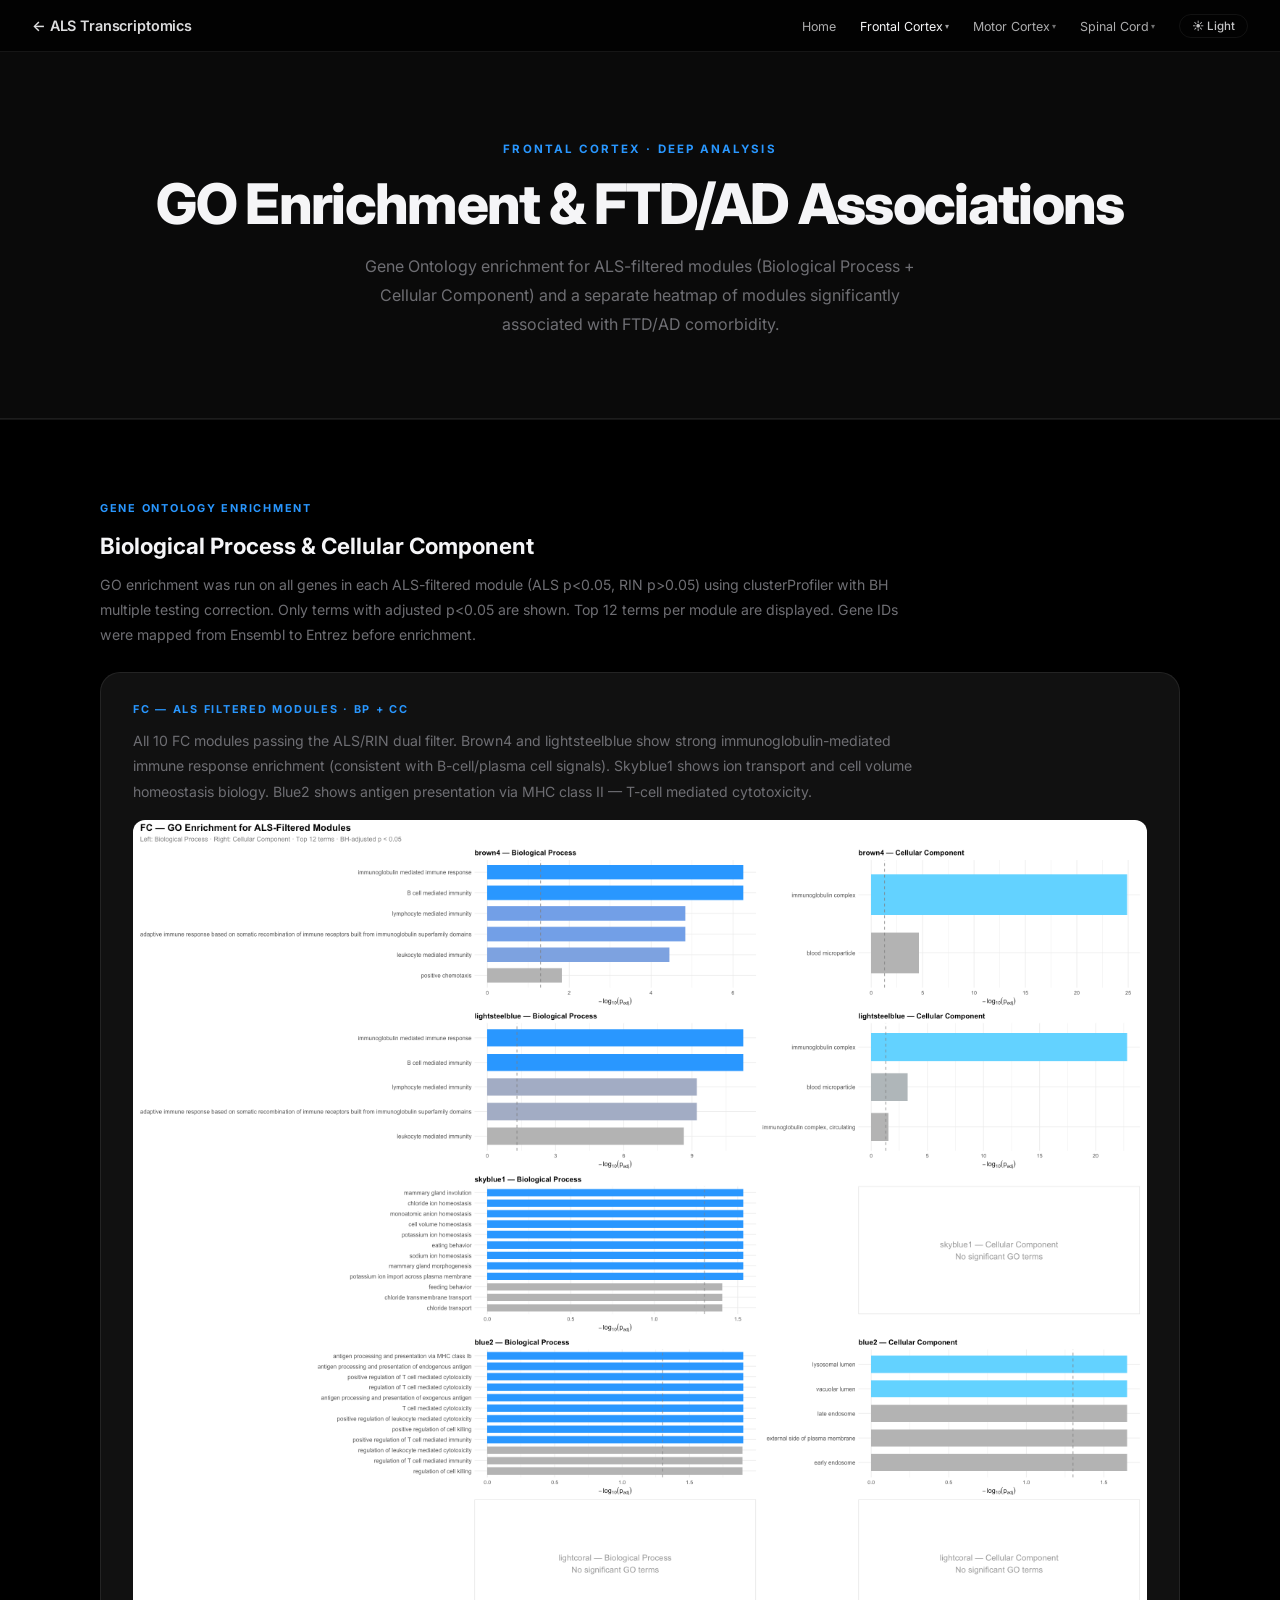
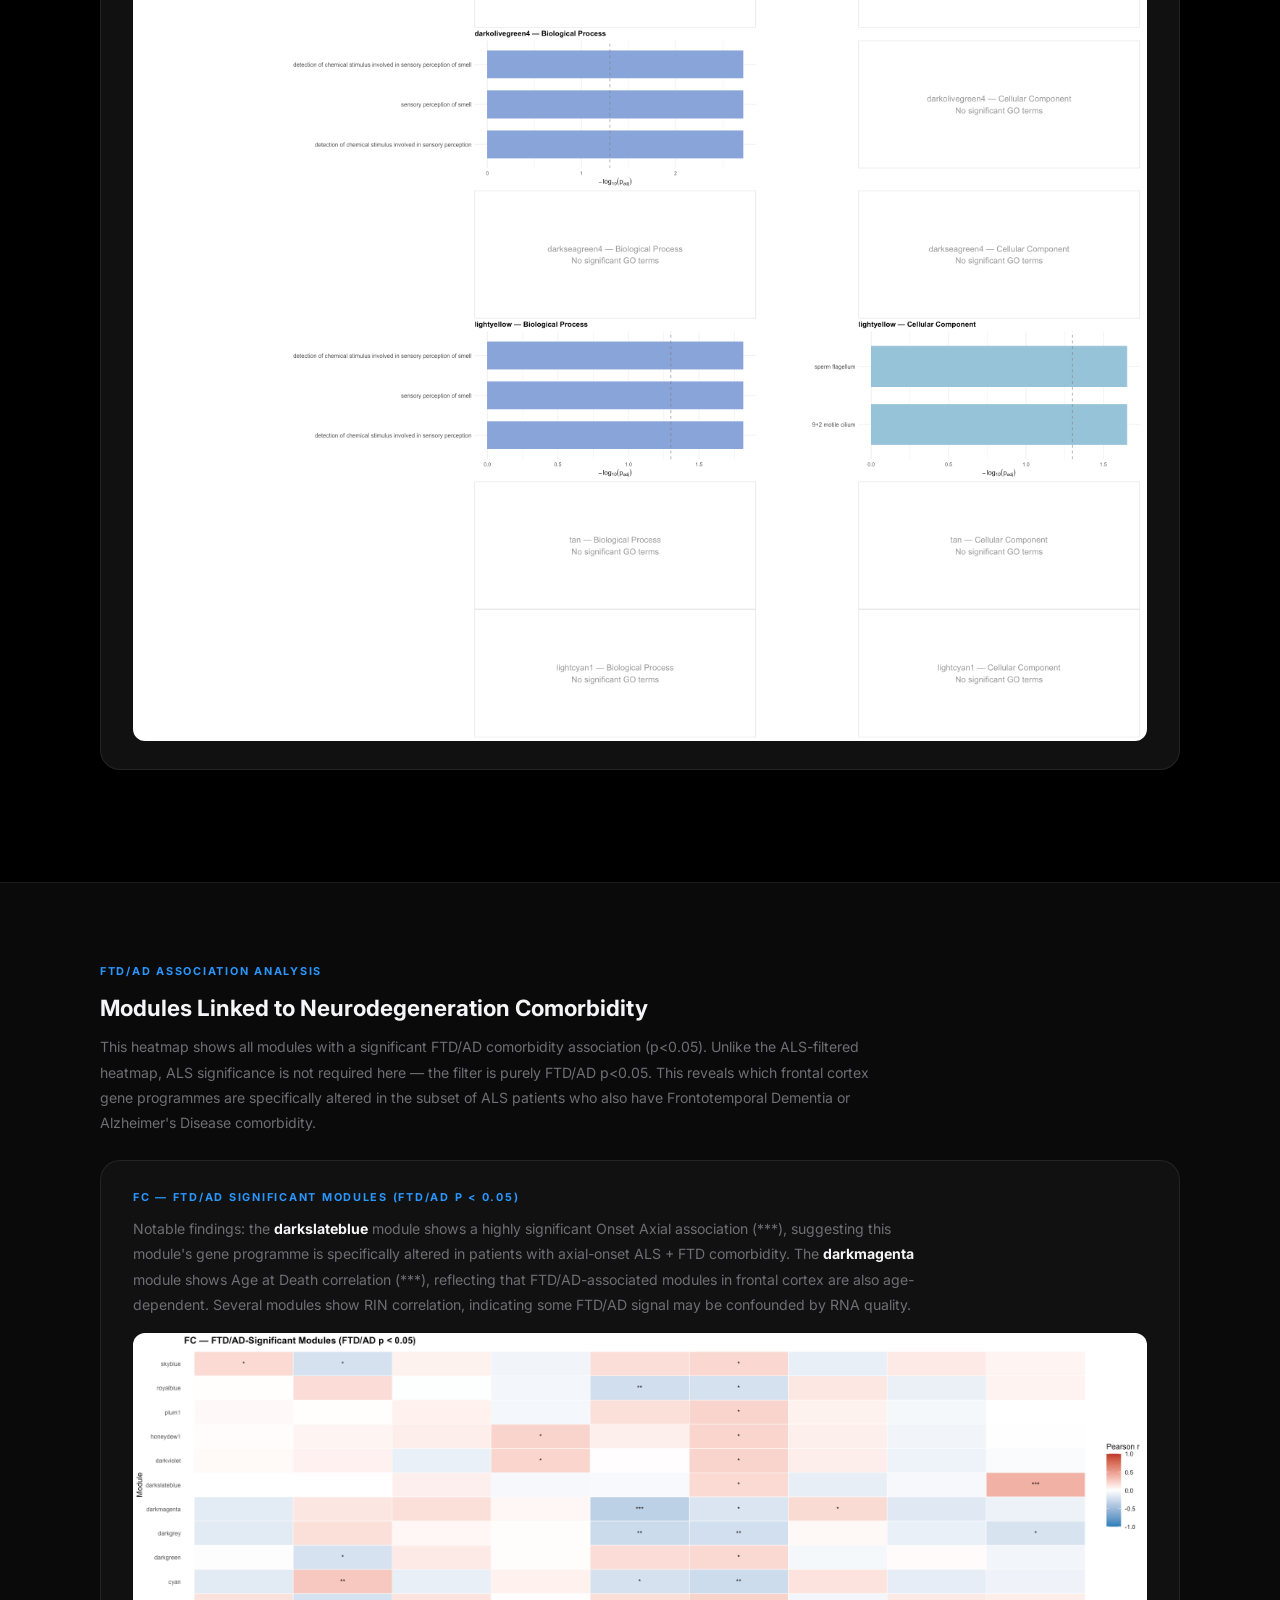
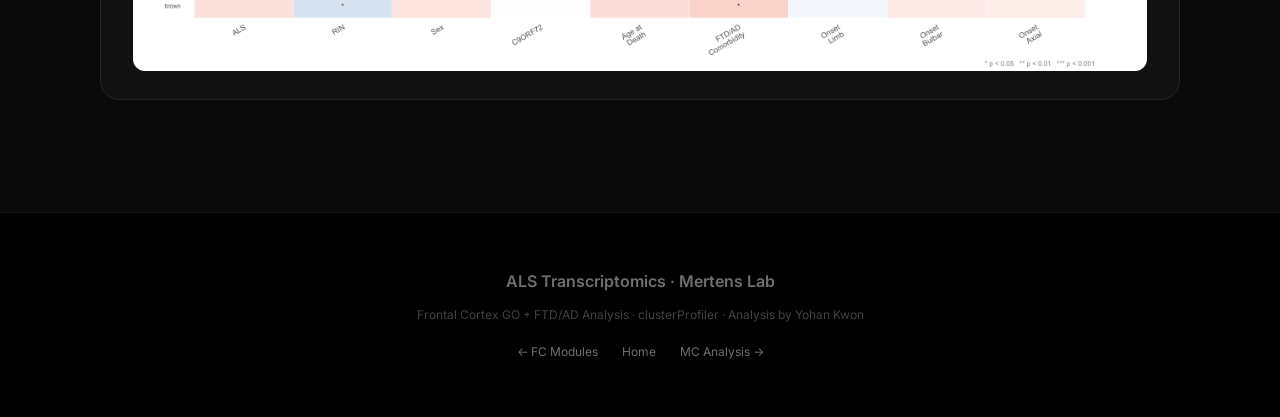
<file: fc_analysis.html>
<!DOCTYPE html>
<html lang="en">
<head>
  <meta charset="UTF-8" />
  <script>(function(){var t=localStorage.getItem('theme')||'dark';document.documentElement.setAttribute('data-theme',t);})();</script>
  <meta name="viewport" content="width=device-width, initial-scale=1.0" />
  <title>ALS Transcriptomics</title>
  <link rel="preconnect" href="https://fonts.googleapis.com" />
  <link href="https://fonts.googleapis.com/css2?family=Inter:wght@300;400;500;600;700;800;900&display=swap" rel="stylesheet" />
  <link rel="stylesheet" href="style.css" />
  <style>
    .page-hero { padding: 140px 24px 80px; text-align: center; background: var(--dark); border-bottom: 1px solid var(--border); }
    .page-hero-eye { font-size: 0.72rem; font-weight: 700; letter-spacing: 0.18em; text-transform: uppercase; color: var(--blue); margin-bottom: 16px; }
    .page-hero-title { font-size: clamp(2rem, 5vw, 3.5rem); font-weight: 800; letter-spacing: -0.03em; line-height: 1.1; }
    .page-hero-sub { font-size: 1rem; color: var(--grey); max-width: 560px; margin: 16px auto 0; line-height: 1.8; }
    .analysis-section { padding: 80px 24px; border-top: 1px solid var(--border); }
    .analysis-label { font-size: 0.68rem; font-weight: 700; letter-spacing: 0.16em; text-transform: uppercase; color: var(--blue); margin-bottom: 10px; }
    .analysis-title { font-size: 1.4rem; font-weight: 700; margin-bottom: 8px; }
    .analysis-desc { font-size: 0.88rem; color: var(--grey); line-height: 1.8; margin-bottom: 24px; max-width: 800px; }
    .img-card { background: var(--card); border: 1px solid var(--border); border-radius: 20px; padding: 28px 32px; margin-bottom: 32px; }
  </style>
</head>
<body>

<nav>
  <div class="nav-brand"><a href="index.html">← ALS Transcriptomics</a></div>
  <ul class="nav-links">
    <li><a href="index.html">Home</a></li>
    <li class="nav-dropdown">
      <a href="fc.html" class="active">Frontal Cortex</a>
      <ul class="dropdown-menu">
        <li><a href="fc.html">Overview</a></li>
        <li><a href="fc_analysis.html" class="active">Analysis</a></li>
        <li><a href="fc_celltype.html">Cell Types</a></li>
      </ul>
    </li>
    <li class="nav-dropdown">
      <a href="mc.html">Motor Cortex</a>
      <ul class="dropdown-menu">
        <li><a href="mc.html">Overview</a></li>
        <li><a href="mc_analysis.html">Analysis</a></li>
        <li><a href="mc_celltype.html">Cell Types</a></li>
      </ul>
    </li>
    <li class="nav-dropdown">
      <a href="sc.html">Spinal Cord</a>
      <ul class="dropdown-menu">
        <li><a href="sc.html">Overview</a></li>
        <li><a href="sc_analysis.html">Analysis</a></li>
        <li><a href="sc_celltype.html">Cell Types</a></li>
      </ul>
    </li>
    <li><button class="theme-toggle" onclick="toggleTheme()" id="theme-btn">☀ Light</button></li>
  </ul>
</nav>

<div class="page-hero">
  <div class="page-hero-eye">Frontal Cortex · Deep Analysis</div>
  <h1 class="page-hero-title">GO Enrichment &amp; FTD/AD Associations</h1>
  <p class="page-hero-sub">Gene Ontology enrichment for ALS-filtered modules (Biological Process + Cellular Component) and a separate heatmap of modules significantly associated with FTD/AD comorbidity.</p>
</div>

<section class="analysis-section" style="background:var(--black);">
  <div class="container">
    <div class="analysis-label">Gene Ontology Enrichment</div>
    <h2 class="analysis-title">Biological Process &amp; Cellular Component</h2>
    <p class="analysis-desc">GO enrichment was run on all genes in each ALS-filtered module (ALS p&lt;0.05, RIN p&gt;0.05) using clusterProfiler with BH multiple testing correction. Only terms with adjusted p&lt;0.05 are shown. Top 12 terms per module are displayed. Gene IDs were mapped from Ensembl to Entrez before enrichment.</p>
    <div class="img-card reveal">
      <p class="analysis-label">FC — ALS Filtered Modules · BP + CC</p>
      <p class="analysis-desc" style="margin-bottom:16px;">All 10 FC modules passing the ALS/RIN dual filter. Brown4 and lightsteelblue show strong immunoglobulin-mediated immune response enrichment (consistent with B-cell/plasma cell signals). Skyblue1 shows ion transport and cell volume homeostasis biology. Blue2 shows antigen presentation via MHC class II — T-cell mediated cytotoxicity.</p>
      <img src="reports/FC_go_enrichment.png" alt="FC GO Enrichment" class="analysis-img" />
    </div>
  </div>
</section>

<section class="analysis-section" style="background:var(--dark);">
  <div class="container">
    <div class="analysis-label">FTD/AD Association Analysis</div>
    <h2 class="analysis-title">Modules Linked to Neurodegeneration Comorbidity</h2>
    <p class="analysis-desc">This heatmap shows all modules with a significant FTD/AD comorbidity association (p&lt;0.05). Unlike the ALS-filtered heatmap, ALS significance is not required here — the filter is purely FTD/AD p&lt;0.05. This reveals which frontal cortex gene programmes are specifically altered in the subset of ALS patients who also have Frontotemporal Dementia or Alzheimer's Disease comorbidity.</p>
    <div class="img-card reveal">
      <p class="analysis-label">FC — FTD/AD Significant Modules (FTD/AD p &lt; 0.05)</p>
      <p class="analysis-desc" style="margin-bottom:16px;">Notable findings: the <strong style="color:var(--white)">darkslateblue</strong> module shows a highly significant Onset Axial association (***), suggesting this module's gene programme is specifically altered in patients with axial-onset ALS + FTD comorbidity. The <strong style="color:var(--white)">darkmagenta</strong> module shows Age at Death correlation (***), reflecting that FTD/AD-associated modules in frontal cortex are also age-dependent. Several modules show RIN correlation, indicating some FTD/AD signal may be confounded by RNA quality.</p>
      <img src="reports/FC_ftdad_heatmap.png" alt="FC FTD/AD Heatmap" class="analysis-img" />
    </div>
  </div>
</section>

<footer>
  <div class="footer-brand">ALS Transcriptomics · Mertens Lab</div>
  <p class="footer-note">Frontal Cortex GO + FTD/AD Analysis · clusterProfiler · Analysis by Yohan Kwon</p>
  <div class="footer-links">
    <a href="fc.html">← FC Modules</a>
    <a href="index.html">Home</a>
    <a href="mc_analysis.html">MC Analysis →</a>
  </div>
</footer>

<script>
function toggleTheme(){
  var h=document.documentElement;
  var next=h.getAttribute('data-theme')==='dark'?'light':'dark';
  h.setAttribute('data-theme',next);
  localStorage.setItem('theme',next);
  document.getElementById('theme-btn').textContent=next==='dark'?'☀ Light':'☾ Dark';
}
(function(){
  var t=localStorage.getItem('theme')||'dark';
  var btn=document.getElementById('theme-btn');
  if(btn) btn.textContent=t==='dark'?'☀ Light':'☾ Dark';
})();
const obs=new IntersectionObserver(entries=>{entries.forEach(e=>{if(e.isIntersecting){e.target.classList.add('visible');obs.unobserve(e.target);}});},{threshold:0.1});
document.querySelectorAll('.reveal,.reveal-left,.reveal-right,.stagger').forEach(el=>obs.observe(el));
</script>
</body>
</html>
</file>
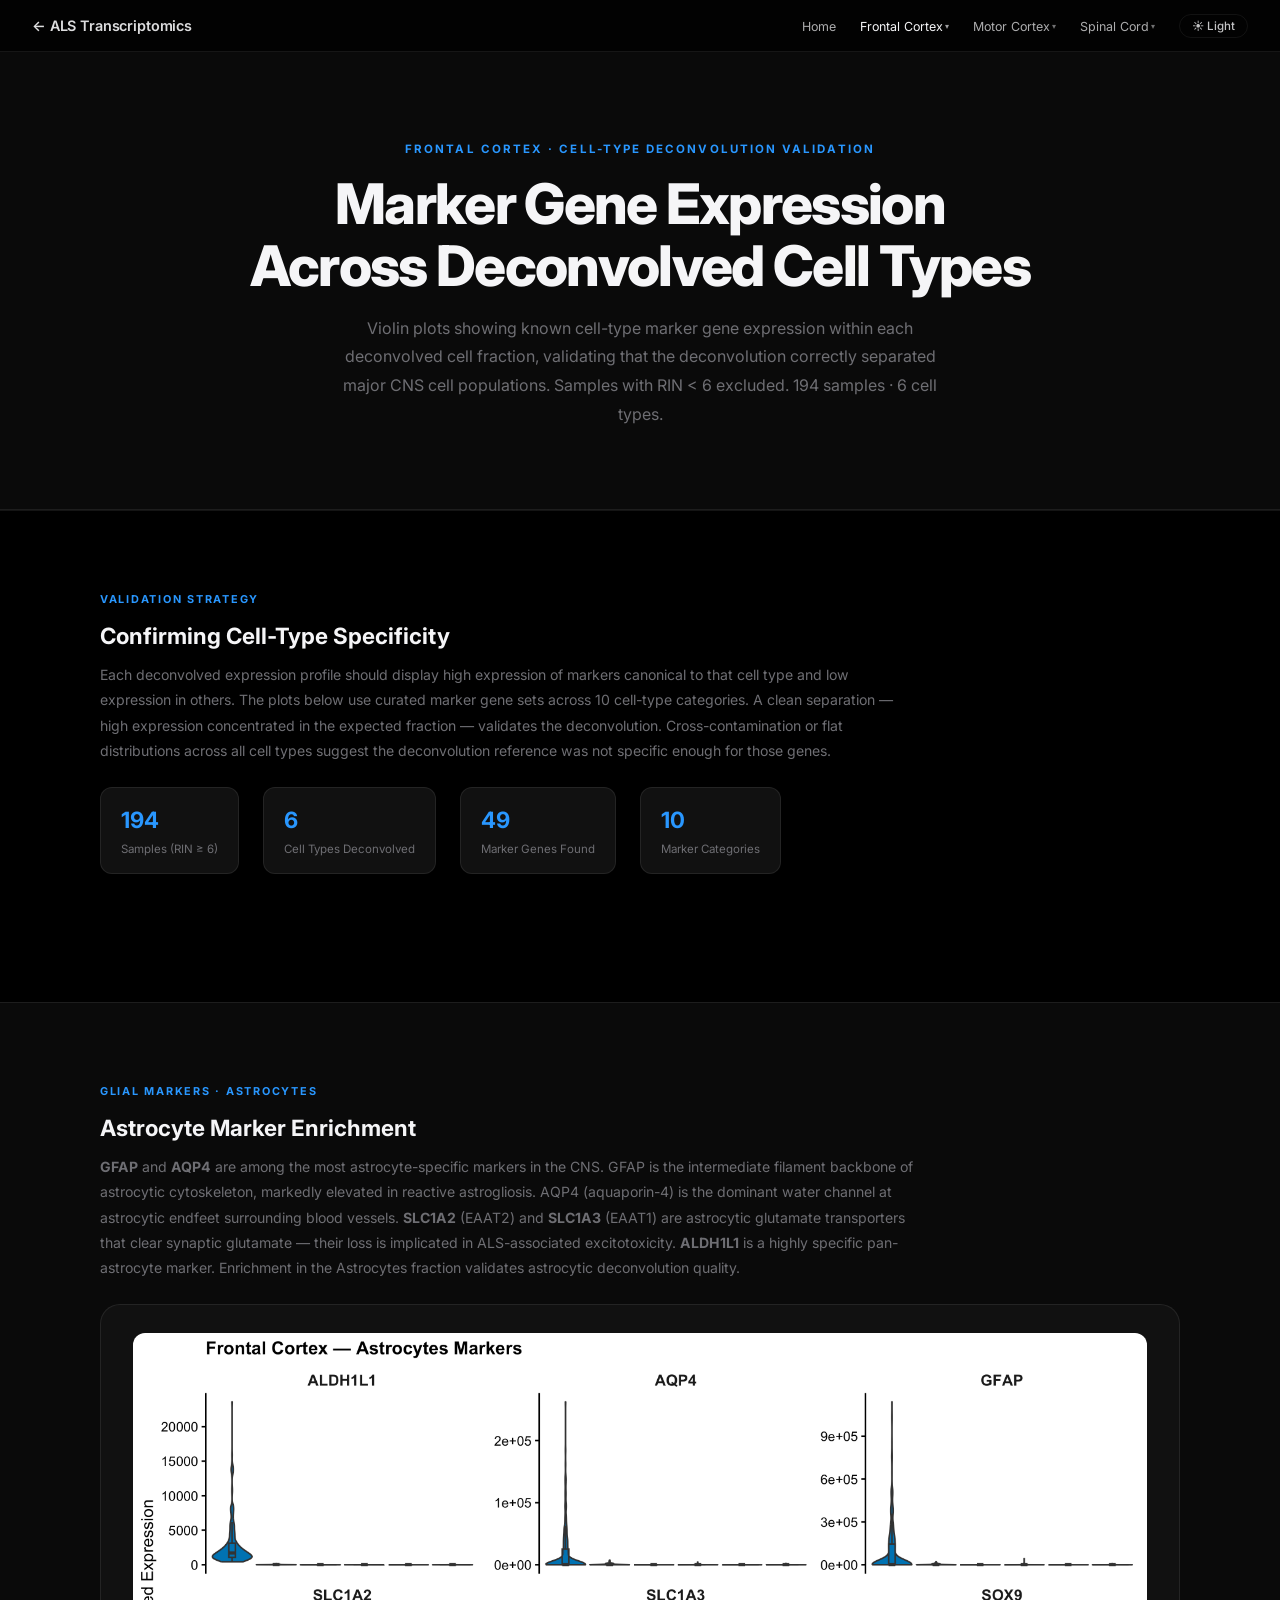
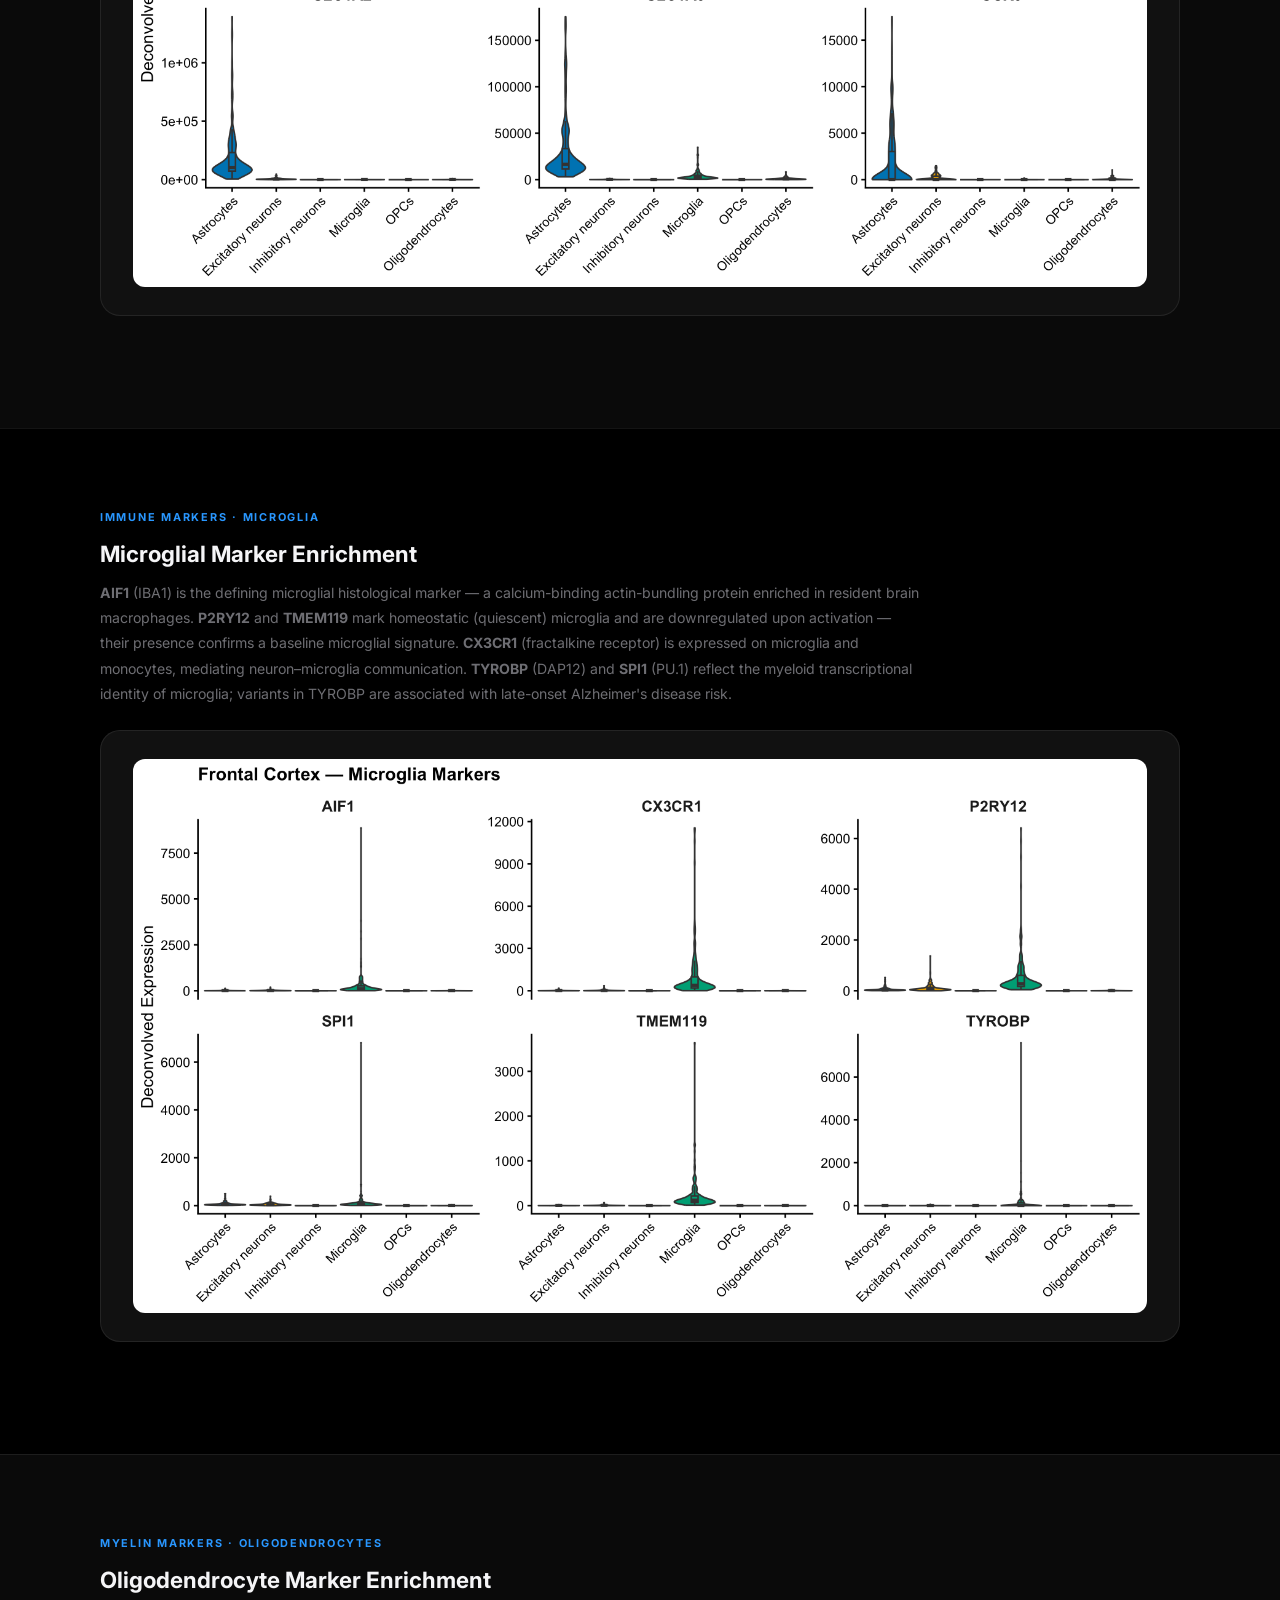
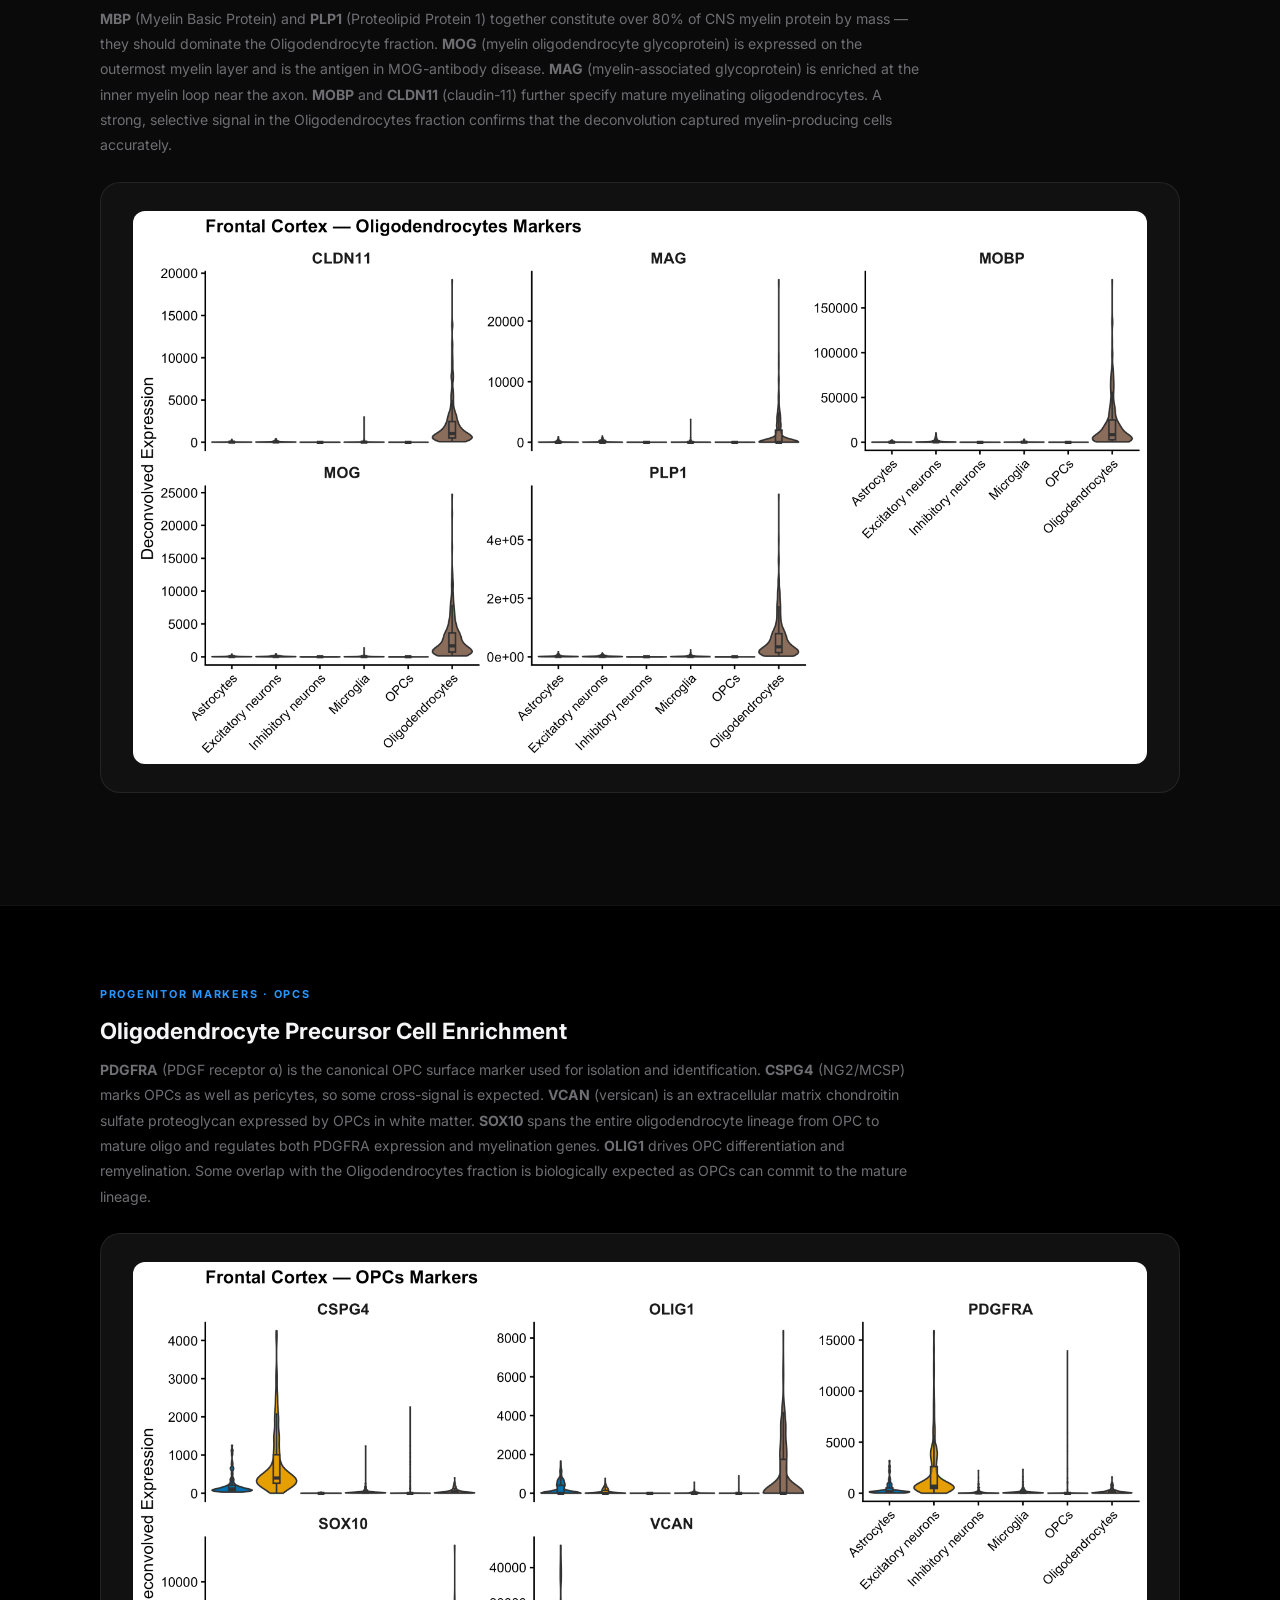
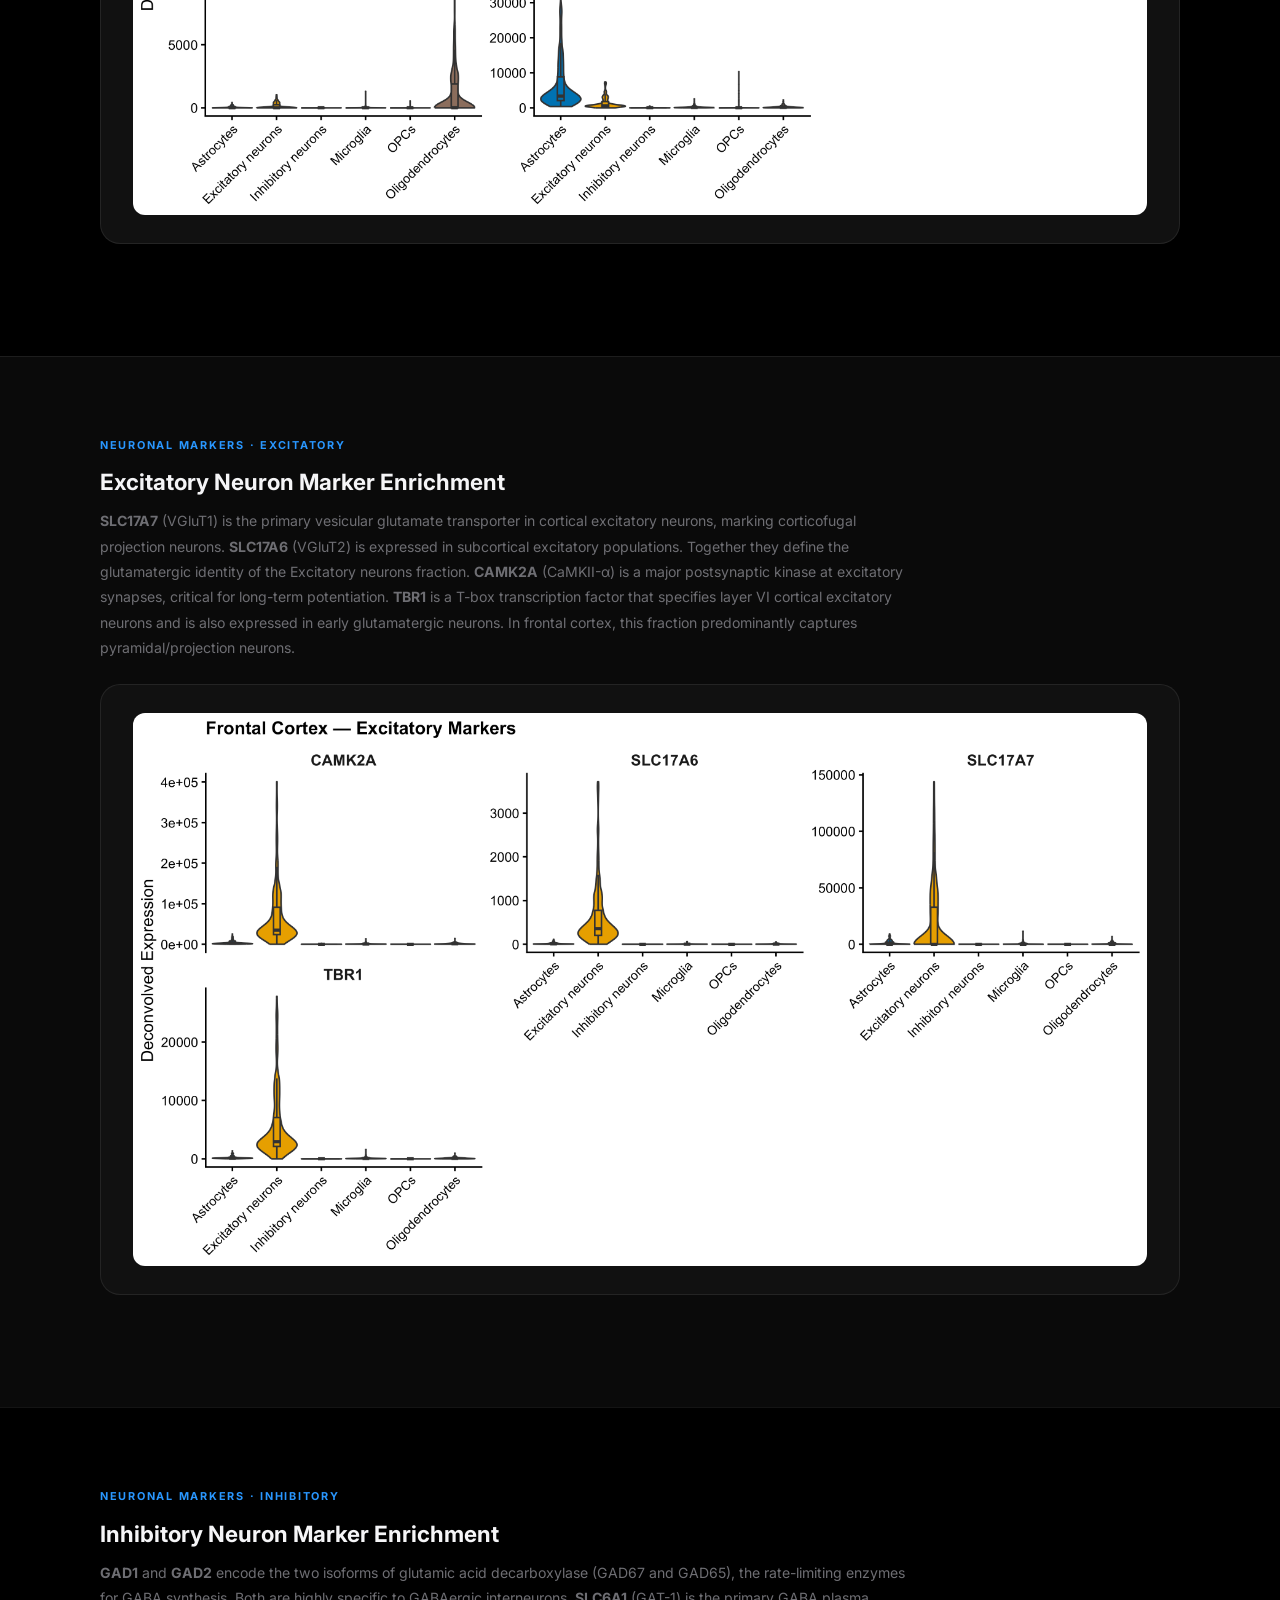
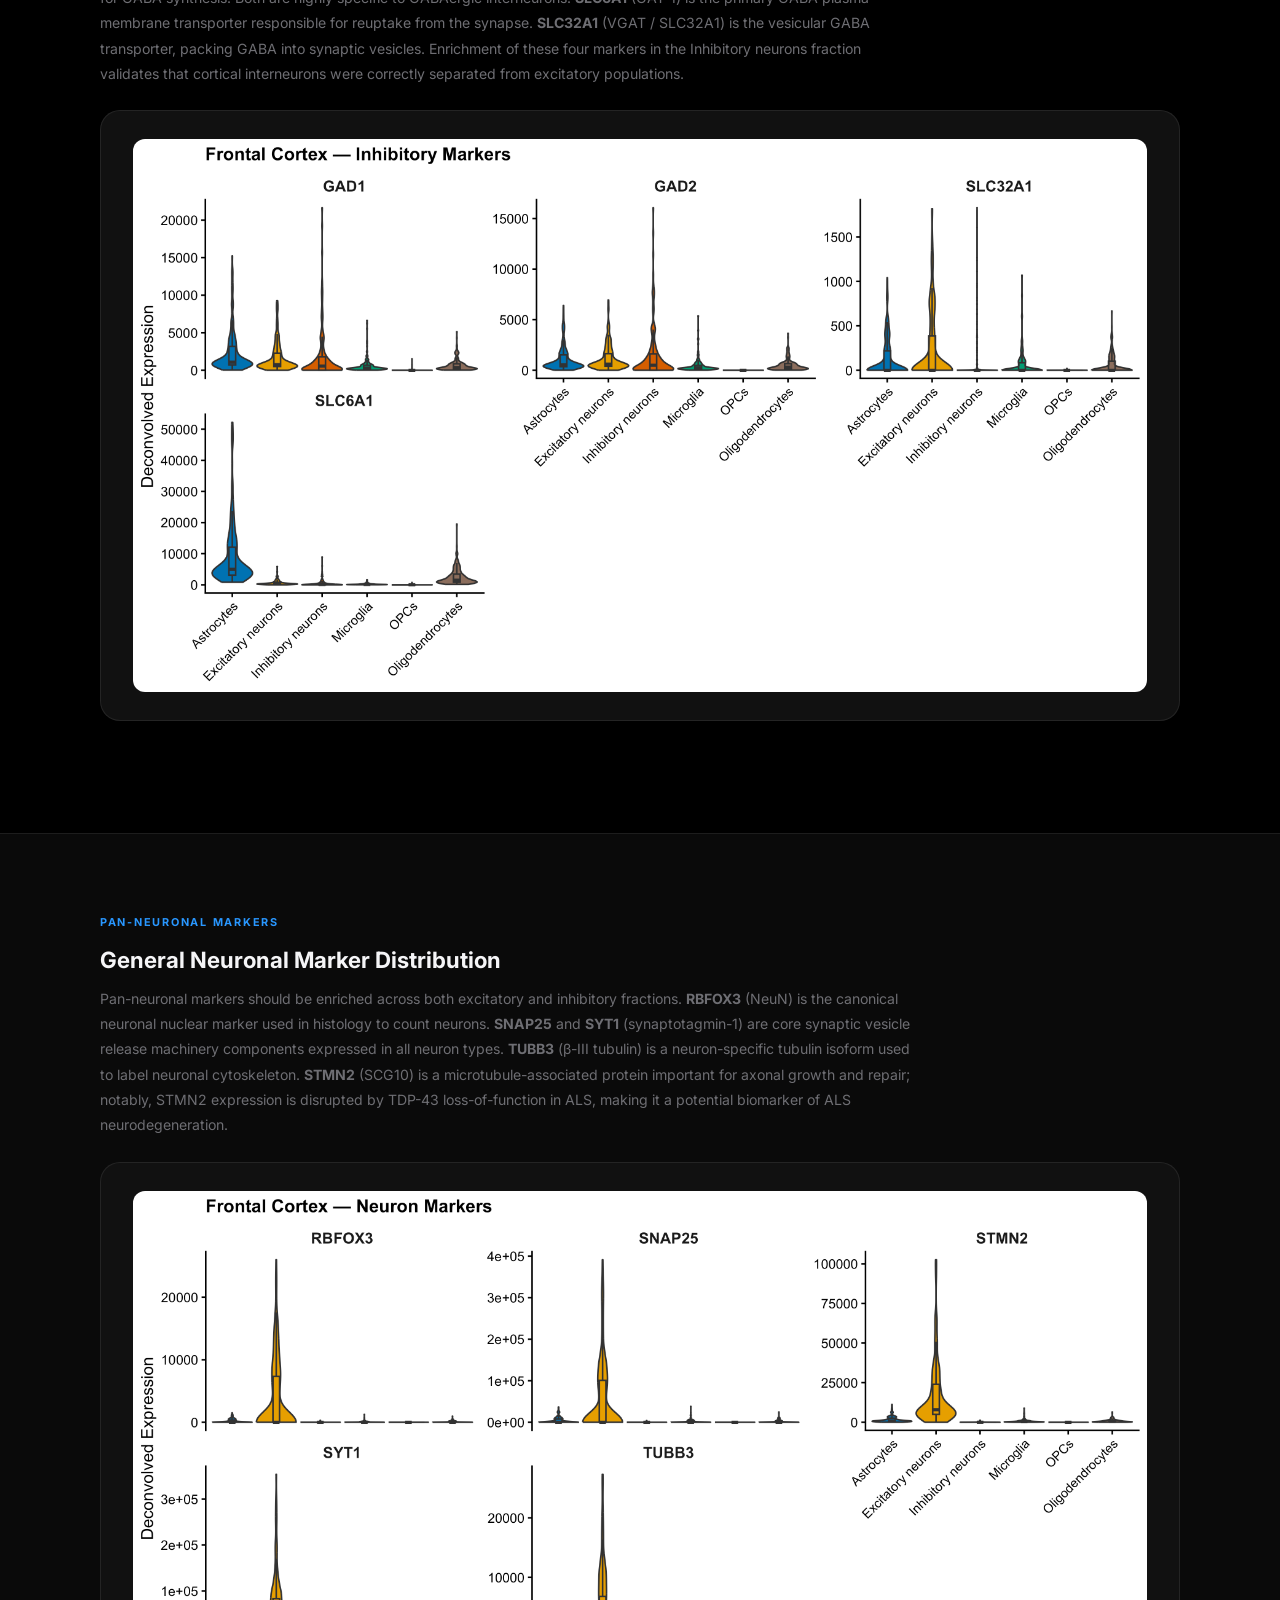
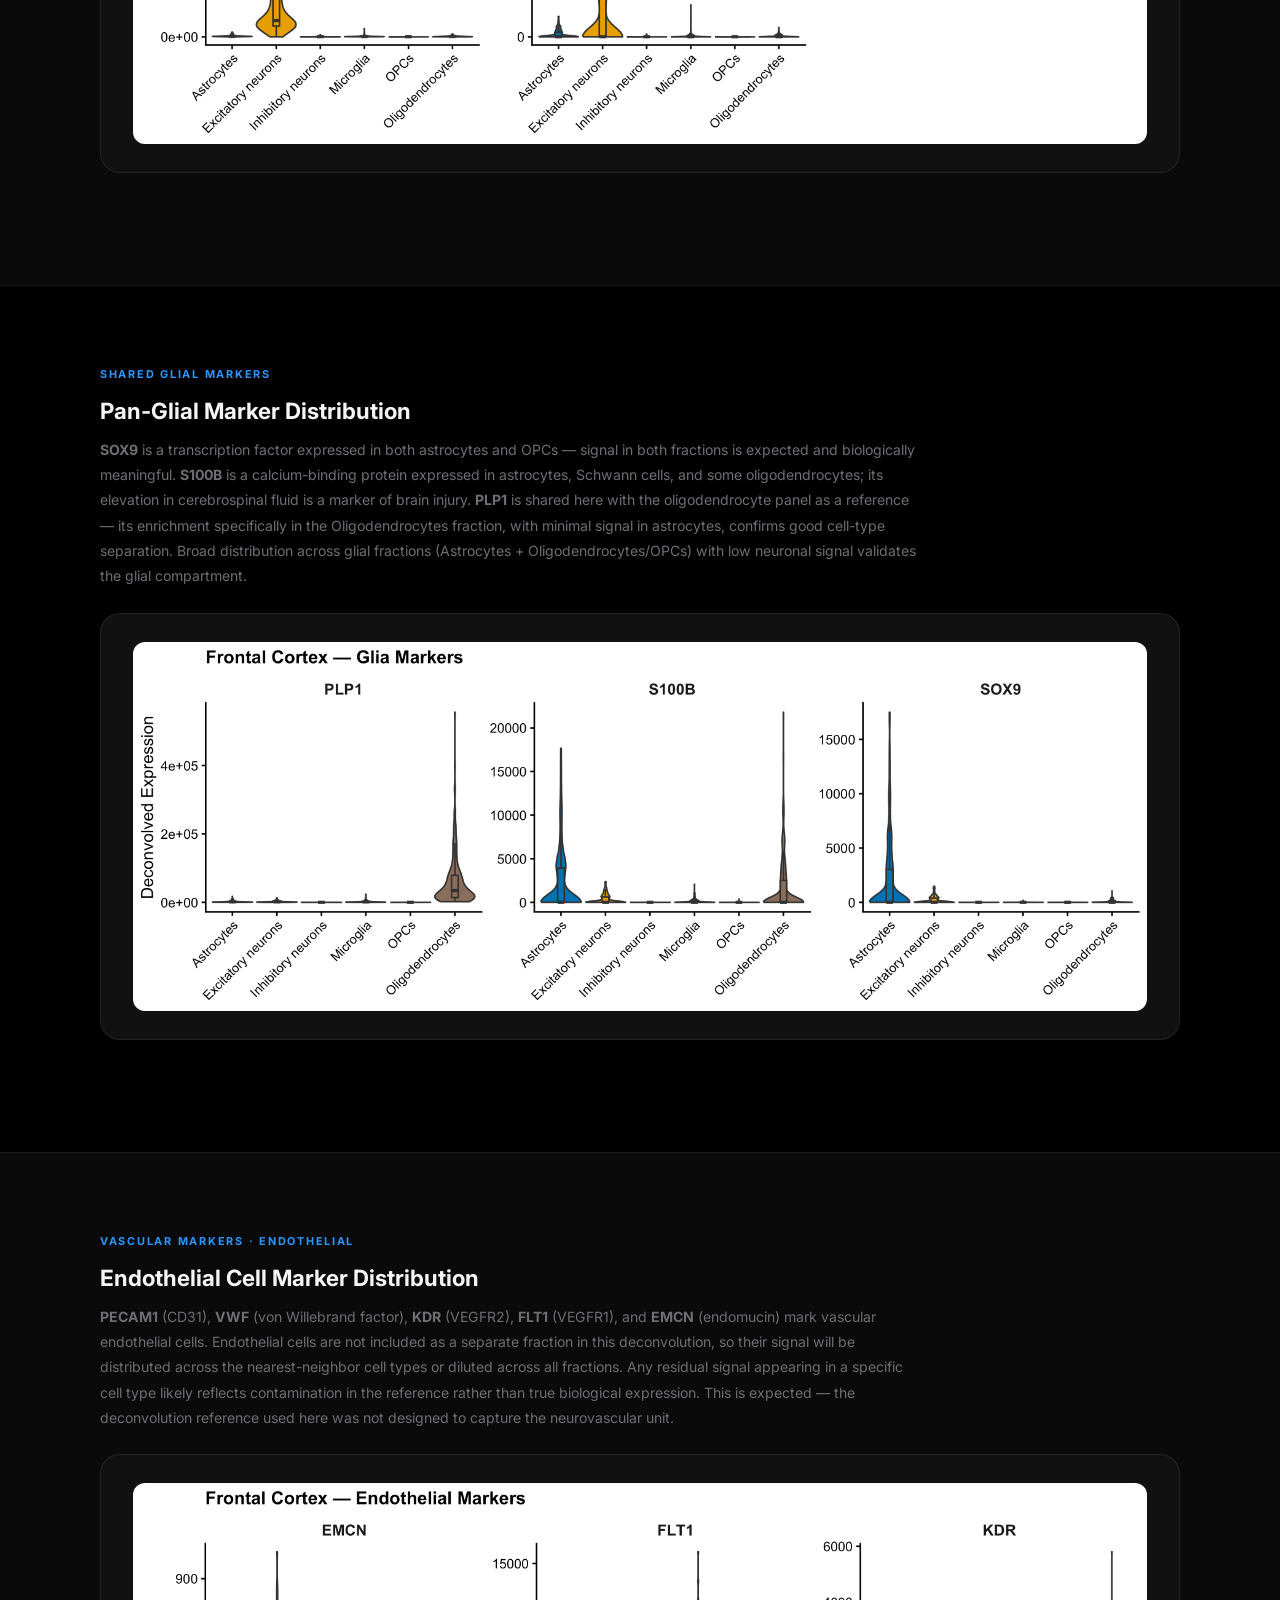
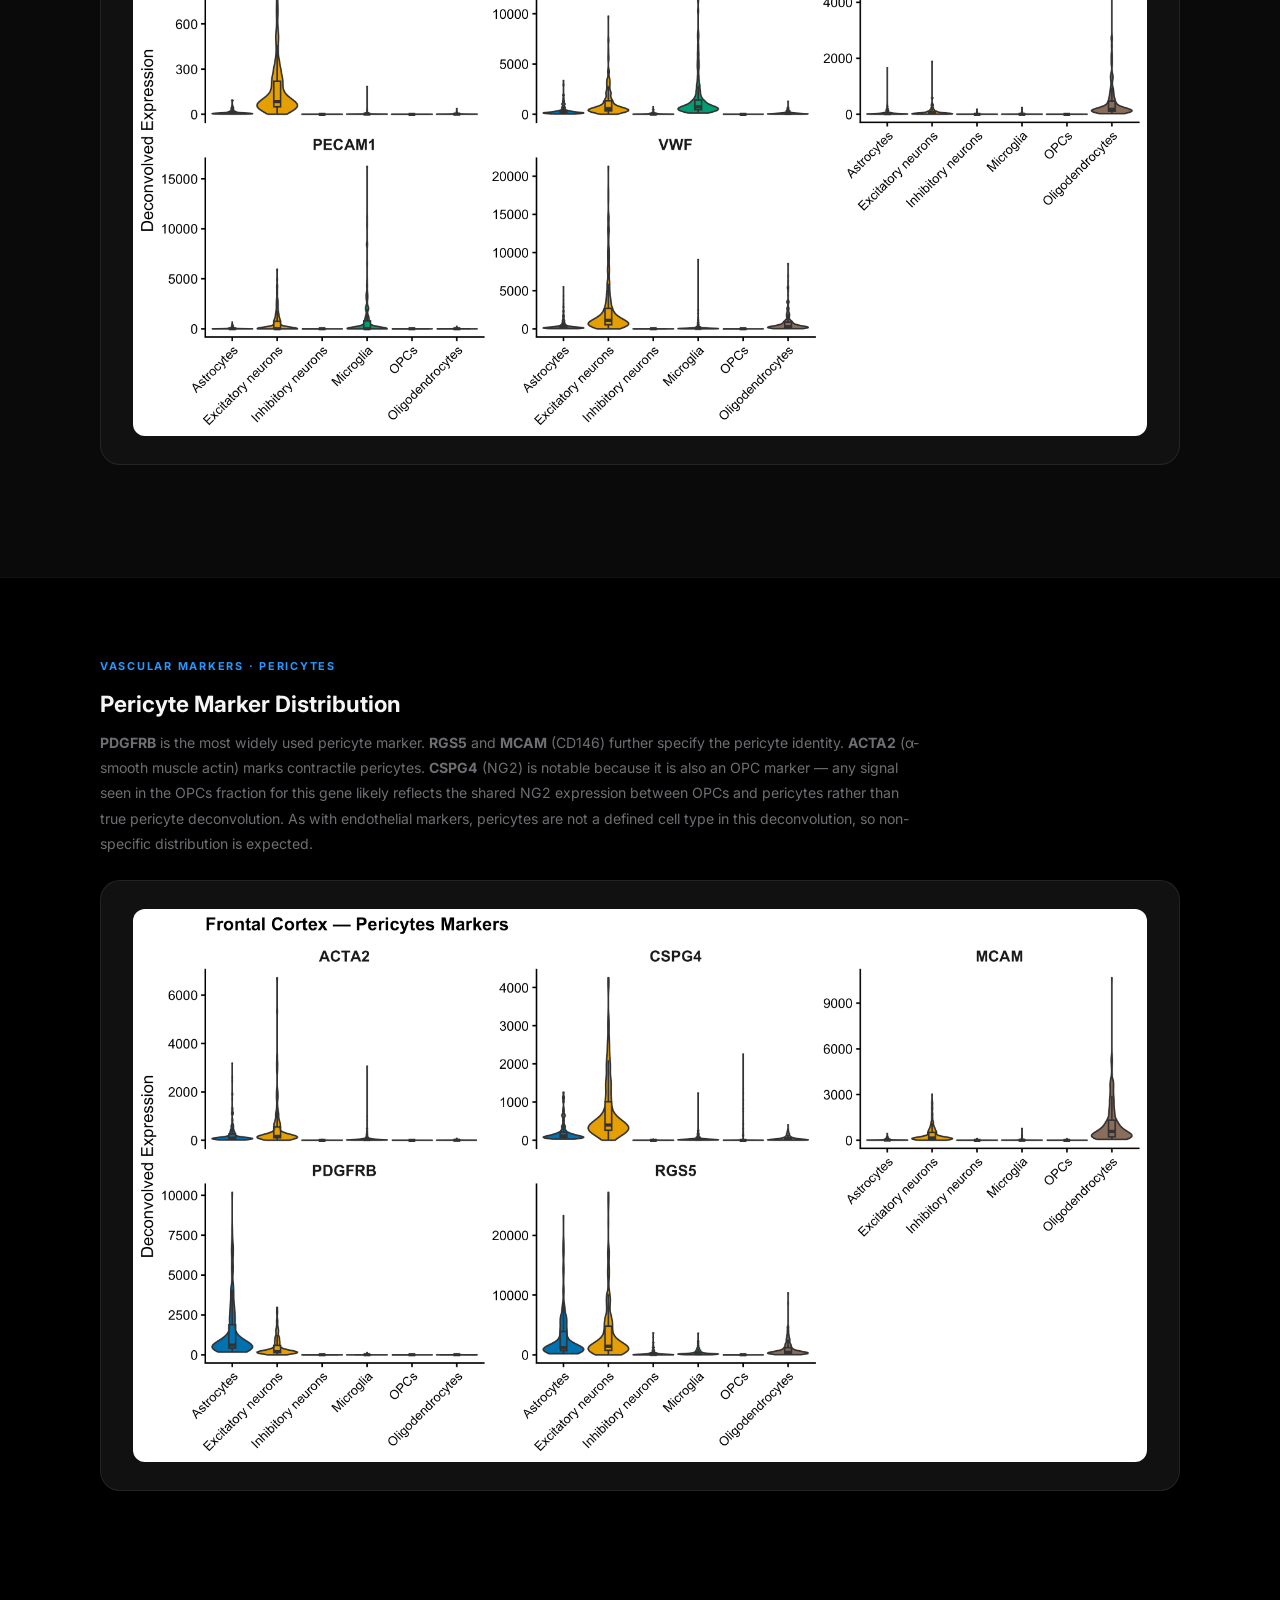
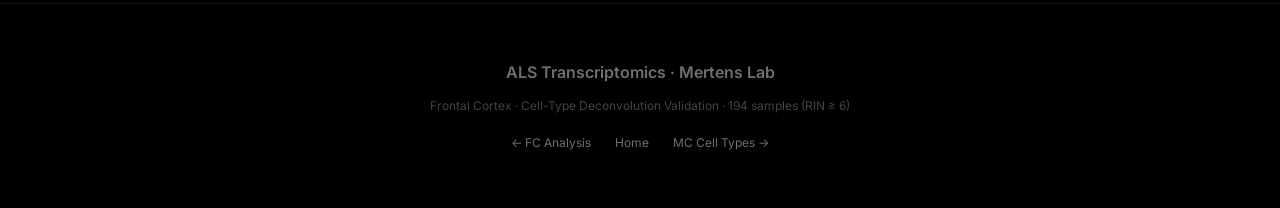
<file: fc_celltype.html>
<!DOCTYPE html>
<html lang="en">
<head>
  <meta charset="UTF-8" />
  <script>(function(){var t=localStorage.getItem('theme')||'dark';document.documentElement.setAttribute('data-theme',t);})();</script>
  <meta name="viewport" content="width=device-width, initial-scale=1.0" />
  <title>ALS Transcriptomics</title>
  <link rel="preconnect" href="https://fonts.googleapis.com" />
  <link href="https://fonts.googleapis.com/css2?family=Inter:wght@300;400;500;600;700;800;900&display=swap" rel="stylesheet" />
  <link rel="stylesheet" href="style.css" />
  <style>
    .page-hero { padding: 140px 24px 80px; text-align: center; background: var(--dark); border-bottom: 1px solid var(--border); }
    .page-hero-eye { font-size: 0.72rem; font-weight: 700; letter-spacing: 0.18em; text-transform: uppercase; color: var(--blue); margin-bottom: 16px; }
    .page-hero-title { font-size: clamp(2rem, 5vw, 3.5rem); font-weight: 800; letter-spacing: -0.03em; line-height: 1.1; }
    .page-hero-sub { font-size: 1rem; color: var(--grey); max-width: 620px; margin: 16px auto 0; line-height: 1.8; }
    .analysis-section { padding: 80px 24px; border-top: 1px solid var(--border); }
    .analysis-label { font-size: 0.68rem; font-weight: 700; letter-spacing: 0.16em; text-transform: uppercase; color: var(--blue); margin-bottom: 10px; }
    .analysis-title { font-size: 1.4rem; font-weight: 700; margin-bottom: 8px; }
    .analysis-desc { font-size: 0.88rem; color: var(--grey); line-height: 1.8; margin-bottom: 24px; max-width: 820px; }
    .img-card { background: var(--card); border: 1px solid var(--border); border-radius: 20px; padding: 28px 32px; margin-bottom: 32px; }
    .marker-grid { display: grid; grid-template-columns: 1fr; gap: 28px; }
    .stats-row { display: flex; gap: 24px; flex-wrap: wrap; margin-bottom: 48px; }
    .stat-chip { background: var(--card); border: 1px solid var(--border); border-radius: 12px; padding: 14px 20px; }
    .stat-chip-num { font-size: 1.4rem; font-weight: 700; color: var(--blue); }
    .stat-chip-label { font-size: 0.72rem; color: var(--grey); margin-top: 2px; }
  </style>
</head>
<body>

<nav>
  <div class="nav-brand"><a href="index.html">← ALS Transcriptomics</a></div>
  <ul class="nav-links">
    <li><a href="index.html">Home</a></li>
    <li class="nav-dropdown">
      <a href="fc.html" class="active">Frontal Cortex</a>
      <ul class="dropdown-menu">
        <li><a href="fc.html">Overview</a></li>
        <li><a href="fc_analysis.html">Analysis</a></li>
        <li><a href="fc_celltype.html" class="active">Cell Types</a></li>
      </ul>
    </li>
    <li class="nav-dropdown">
      <a href="mc.html">Motor Cortex</a>
      <ul class="dropdown-menu">
        <li><a href="mc.html">Overview</a></li>
        <li><a href="mc_analysis.html">Analysis</a></li>
        <li><a href="mc_celltype.html">Cell Types</a></li>
      </ul>
    </li>
    <li class="nav-dropdown">
      <a href="sc.html">Spinal Cord</a>
      <ul class="dropdown-menu">
        <li><a href="sc.html">Overview</a></li>
        <li><a href="sc_analysis.html">Analysis</a></li>
        <li><a href="sc_celltype.html">Cell Types</a></li>
      </ul>
    </li>
    <li><button class="theme-toggle" onclick="toggleTheme()" id="theme-btn">☀ Light</button></li>
  </ul>
</nav>

<div class="page-hero">
  <div class="page-hero-eye">Frontal Cortex · Cell-Type Deconvolution Validation</div>
  <h1 class="page-hero-title">Marker Gene Expression<br>Across Deconvolved Cell Types</h1>
  <p class="page-hero-sub">Violin plots showing known cell-type marker gene expression within each deconvolved cell fraction, validating that the deconvolution correctly separated major CNS cell populations. Samples with RIN &lt; 6 excluded. 194 samples · 6 cell types.</p>
</div>

<!-- OVERVIEW -->
<section class="analysis-section" style="background:var(--black);">
  <div class="container">
    <div class="analysis-label">Validation Strategy</div>
    <h2 class="analysis-title">Confirming Cell-Type Specificity</h2>
    <p class="analysis-desc">Each deconvolved expression profile should display high expression of markers canonical to that cell type and low expression in others. The plots below use curated marker gene sets across 10 cell-type categories. A clean separation — high expression concentrated in the expected fraction — validates the deconvolution. Cross-contamination or flat distributions across all cell types suggest the deconvolution reference was not specific enough for those genes.</p>
    <div class="stats-row stagger">
      <div class="stat-chip"><div class="stat-chip-num">194</div><div class="stat-chip-label">Samples (RIN ≥ 6)</div></div>
      <div class="stat-chip"><div class="stat-chip-num">6</div><div class="stat-chip-label">Cell Types Deconvolved</div></div>
      <div class="stat-chip"><div class="stat-chip-num">49</div><div class="stat-chip-label">Marker Genes Found</div></div>
      <div class="stat-chip"><div class="stat-chip-num">10</div><div class="stat-chip-label">Marker Categories</div></div>
    </div>
  </div>
</section>

<!-- ASTROCYTES -->
<section class="analysis-section" style="background:var(--dark);">
  <div class="container">
    <div class="analysis-label">Glial Markers · Astrocytes</div>
    <h2 class="analysis-title">Astrocyte Marker Enrichment</h2>
    <p class="analysis-desc"><strong>GFAP</strong> and <strong>AQP4</strong> are among the most astrocyte-specific markers in the CNS. GFAP is the intermediate filament backbone of astrocytic cytoskeleton, markedly elevated in reactive astrogliosis. AQP4 (aquaporin-4) is the dominant water channel at astrocytic endfeet surrounding blood vessels. <strong>SLC1A2</strong> (EAAT2) and <strong>SLC1A3</strong> (EAAT1) are astrocytic glutamate transporters that clear synaptic glutamate — their loss is implicated in ALS-associated excitotoxicity. <strong>ALDH1L1</strong> is a highly specific pan-astrocyte marker. Enrichment in the Astrocytes fraction validates astrocytic deconvolution quality.</p>
    <div class="img-card reveal">
      <img src="reports/cell_type_validation/FC/Astrocytes_markers.png" alt="FC Astrocyte Markers" class="analysis-img" />
    </div>
  </div>
</section>

<!-- MICROGLIA -->
<section class="analysis-section" style="background:var(--black);">
  <div class="container">
    <div class="analysis-label">Immune Markers · Microglia</div>
    <h2 class="analysis-title">Microglial Marker Enrichment</h2>
    <p class="analysis-desc"><strong>AIF1</strong> (IBA1) is the defining microglial histological marker — a calcium-binding actin-bundling protein enriched in resident brain macrophages. <strong>P2RY12</strong> and <strong>TMEM119</strong> mark homeostatic (quiescent) microglia and are downregulated upon activation — their presence confirms a baseline microglial signature. <strong>CX3CR1</strong> (fractalkine receptor) is expressed on microglia and monocytes, mediating neuron–microglia communication. <strong>TYROBP</strong> (DAP12) and <strong>SPI1</strong> (PU.1) reflect the myeloid transcriptional identity of microglia; variants in TYROBP are associated with late-onset Alzheimer's disease risk.</p>
    <div class="img-card reveal">
      <img src="reports/cell_type_validation/FC/Microglia_markers.png" alt="FC Microglia Markers" class="analysis-img" />
    </div>
  </div>
</section>

<!-- OLIGODENDROCYTES -->
<section class="analysis-section" style="background:var(--dark);">
  <div class="container">
    <div class="analysis-label">Myelin Markers · Oligodendrocytes</div>
    <h2 class="analysis-title">Oligodendrocyte Marker Enrichment</h2>
    <p class="analysis-desc"><strong>MBP</strong> (Myelin Basic Protein) and <strong>PLP1</strong> (Proteolipid Protein 1) together constitute over 80% of CNS myelin protein by mass — they should dominate the Oligodendrocyte fraction. <strong>MOG</strong> (myelin oligodendrocyte glycoprotein) is expressed on the outermost myelin layer and is the antigen in MOG-antibody disease. <strong>MAG</strong> (myelin-associated glycoprotein) is enriched at the inner myelin loop near the axon. <strong>MOBP</strong> and <strong>CLDN11</strong> (claudin-11) further specify mature myelinating oligodendrocytes. A strong, selective signal in the Oligodendrocytes fraction confirms that the deconvolution captured myelin-producing cells accurately.</p>
    <div class="img-card reveal">
      <img src="reports/cell_type_validation/FC/Oligodendrocytes_markers.png" alt="FC Oligodendrocyte Markers" class="analysis-img" />
    </div>
  </div>
</section>

<!-- OPCs -->
<section class="analysis-section" style="background:var(--black);">
  <div class="container">
    <div class="analysis-label">Progenitor Markers · OPCs</div>
    <h2 class="analysis-title">Oligodendrocyte Precursor Cell Enrichment</h2>
    <p class="analysis-desc"><strong>PDGFRA</strong> (PDGF receptor α) is the canonical OPC surface marker used for isolation and identification. <strong>CSPG4</strong> (NG2/MCSP) marks OPCs as well as pericytes, so some cross-signal is expected. <strong>VCAN</strong> (versican) is an extracellular matrix chondroitin sulfate proteoglycan expressed by OPCs in white matter. <strong>SOX10</strong> spans the entire oligodendrocyte lineage from OPC to mature oligo and regulates both PDGFRA expression and myelination genes. <strong>OLIG1</strong> drives OPC differentiation and remyelination. Some overlap with the Oligodendrocytes fraction is biologically expected as OPCs can commit to the mature lineage.</p>
    <div class="img-card reveal">
      <img src="reports/cell_type_validation/FC/OPCs_markers.png" alt="FC OPC Markers" class="analysis-img" />
    </div>
  </div>
</section>

<!-- EXCITATORY -->
<section class="analysis-section" style="background:var(--dark);">
  <div class="container">
    <div class="analysis-label">Neuronal Markers · Excitatory</div>
    <h2 class="analysis-title">Excitatory Neuron Marker Enrichment</h2>
    <p class="analysis-desc"><strong>SLC17A7</strong> (VGluT1) is the primary vesicular glutamate transporter in cortical excitatory neurons, marking corticofugal projection neurons. <strong>SLC17A6</strong> (VGluT2) is expressed in subcortical excitatory populations. Together they define the glutamatergic identity of the Excitatory neurons fraction. <strong>CAMK2A</strong> (CaMKII-α) is a major postsynaptic kinase at excitatory synapses, critical for long-term potentiation. <strong>TBR1</strong> is a T-box transcription factor that specifies layer VI cortical excitatory neurons and is also expressed in early glutamatergic neurons. In frontal cortex, this fraction predominantly captures pyramidal/projection neurons.</p>
    <div class="img-card reveal">
      <img src="reports/cell_type_validation/FC/Excitatory_markers.png" alt="FC Excitatory Markers" class="analysis-img" />
    </div>
  </div>
</section>

<!-- INHIBITORY -->
<section class="analysis-section" style="background:var(--black);">
  <div class="container">
    <div class="analysis-label">Neuronal Markers · Inhibitory</div>
    <h2 class="analysis-title">Inhibitory Neuron Marker Enrichment</h2>
    <p class="analysis-desc"><strong>GAD1</strong> and <strong>GAD2</strong> encode the two isoforms of glutamic acid decarboxylase (GAD67 and GAD65), the rate-limiting enzymes for GABA synthesis. Both are highly specific to GABAergic interneurons. <strong>SLC6A1</strong> (GAT-1) is the primary GABA plasma membrane transporter responsible for reuptake from the synapse. <strong>SLC32A1</strong> (VGAT / SLC32A1) is the vesicular GABA transporter, packing GABA into synaptic vesicles. Enrichment of these four markers in the Inhibitory neurons fraction validates that cortical interneurons were correctly separated from excitatory populations.</p>
    <div class="img-card reveal">
      <img src="reports/cell_type_validation/FC/Inhibitory_markers.png" alt="FC Inhibitory Markers" class="analysis-img" />
    </div>
  </div>
</section>

<!-- NEURON -->
<section class="analysis-section" style="background:var(--dark);">
  <div class="container">
    <div class="analysis-label">Pan-Neuronal Markers</div>
    <h2 class="analysis-title">General Neuronal Marker Distribution</h2>
    <p class="analysis-desc">Pan-neuronal markers should be enriched across both excitatory and inhibitory fractions. <strong>RBFOX3</strong> (NeuN) is the canonical neuronal nuclear marker used in histology to count neurons. <strong>SNAP25</strong> and <strong>SYT1</strong> (synaptotagmin-1) are core synaptic vesicle release machinery components expressed in all neuron types. <strong>TUBB3</strong> (β-III tubulin) is a neuron-specific tubulin isoform used to label neuronal cytoskeleton. <strong>STMN2</strong> (SCG10) is a microtubule-associated protein important for axonal growth and repair; notably, STMN2 expression is disrupted by TDP-43 loss-of-function in ALS, making it a potential biomarker of ALS neurodegeneration.</p>
    <div class="img-card reveal">
      <img src="reports/cell_type_validation/FC/Neuron_markers.png" alt="FC Neuron Markers" class="analysis-img" />
    </div>
  </div>
</section>

<!-- GLIA -->
<section class="analysis-section" style="background:var(--black);">
  <div class="container">
    <div class="analysis-label">Shared Glial Markers</div>
    <h2 class="analysis-title">Pan-Glial Marker Distribution</h2>
    <p class="analysis-desc"><strong>SOX9</strong> is a transcription factor expressed in both astrocytes and OPCs — signal in both fractions is expected and biologically meaningful. <strong>S100B</strong> is a calcium-binding protein expressed in astrocytes, Schwann cells, and some oligodendrocytes; its elevation in cerebrospinal fluid is a marker of brain injury. <strong>PLP1</strong> is shared here with the oligodendrocyte panel as a reference — its enrichment specifically in the Oligodendrocytes fraction, with minimal signal in astrocytes, confirms good cell-type separation. Broad distribution across glial fractions (Astrocytes + Oligodendrocytes/OPCs) with low neuronal signal validates the glial compartment.</p>
    <div class="img-card reveal">
      <img src="reports/cell_type_validation/FC/Glia_markers.png" alt="FC Glia Markers" class="analysis-img" />
    </div>
  </div>
</section>

<!-- ENDOTHELIAL -->
<section class="analysis-section" style="background:var(--dark);">
  <div class="container">
    <div class="analysis-label">Vascular Markers · Endothelial</div>
    <h2 class="analysis-title">Endothelial Cell Marker Distribution</h2>
    <p class="analysis-desc"><strong>PECAM1</strong> (CD31), <strong>VWF</strong> (von Willebrand factor), <strong>KDR</strong> (VEGFR2), <strong>FLT1</strong> (VEGFR1), and <strong>EMCN</strong> (endomucin) mark vascular endothelial cells. Endothelial cells are not included as a separate fraction in this deconvolution, so their signal will be distributed across the nearest-neighbor cell types or diluted across all fractions. Any residual signal appearing in a specific cell type likely reflects contamination in the reference rather than true biological expression. This is expected — the deconvolution reference used here was not designed to capture the neurovascular unit.</p>
    <div class="img-card reveal">
      <img src="reports/cell_type_validation/FC/Endothelial_markers.png" alt="FC Endothelial Markers" class="analysis-img" />
    </div>
  </div>
</section>

<!-- PERICYTES -->
<section class="analysis-section" style="background:var(--black);">
  <div class="container">
    <div class="analysis-label">Vascular Markers · Pericytes</div>
    <h2 class="analysis-title">Pericyte Marker Distribution</h2>
    <p class="analysis-desc"><strong>PDGFRB</strong> is the most widely used pericyte marker. <strong>RGS5</strong> and <strong>MCAM</strong> (CD146) further specify the pericyte identity. <strong>ACTA2</strong> (α-smooth muscle actin) marks contractile pericytes. <strong>CSPG4</strong> (NG2) is notable because it is also an OPC marker — any signal seen in the OPCs fraction for this gene likely reflects the shared NG2 expression between OPCs and pericytes rather than true pericyte deconvolution. As with endothelial markers, pericytes are not a defined cell type in this deconvolution, so non-specific distribution is expected.</p>
    <div class="img-card reveal">
      <img src="reports/cell_type_validation/FC/Pericytes_markers.png" alt="FC Pericyte Markers" class="analysis-img" />
    </div>
  </div>
</section>

<footer>
  <div class="footer-brand">ALS Transcriptomics · Mertens Lab</div>
  <p class="footer-note">Frontal Cortex · Cell-Type Deconvolution Validation · 194 samples (RIN ≥ 6)</p>
  <div class="footer-links">
    <a href="fc_analysis.html">← FC Analysis</a>
    <a href="index.html">Home</a>
    <a href="mc_celltype.html">MC Cell Types →</a>
  </div>
</footer>

<script>
function toggleTheme(){var h=document.documentElement;var next=h.getAttribute('data-theme')==='dark'?'light':'dark';h.setAttribute('data-theme',next);localStorage.setItem('theme',next);document.getElementById('theme-btn').textContent=next==='dark'?'☀ Light':'☾ Dark';}
(function(){var t=localStorage.getItem('theme')||'dark';var btn=document.getElementById('theme-btn');if(btn)btn.textContent=t==='dark'?'☀ Light':'☾ Dark';})();
const obs=new IntersectionObserver(entries=>{entries.forEach(e=>{if(e.isIntersecting){e.target.classList.add('visible');obs.unobserve(e.target);}});},{threshold:0.1});
document.querySelectorAll('.reveal,.reveal-left,.reveal-right,.stagger').forEach(el=>obs.observe(el));
</script>
</body>
</html>
</file>
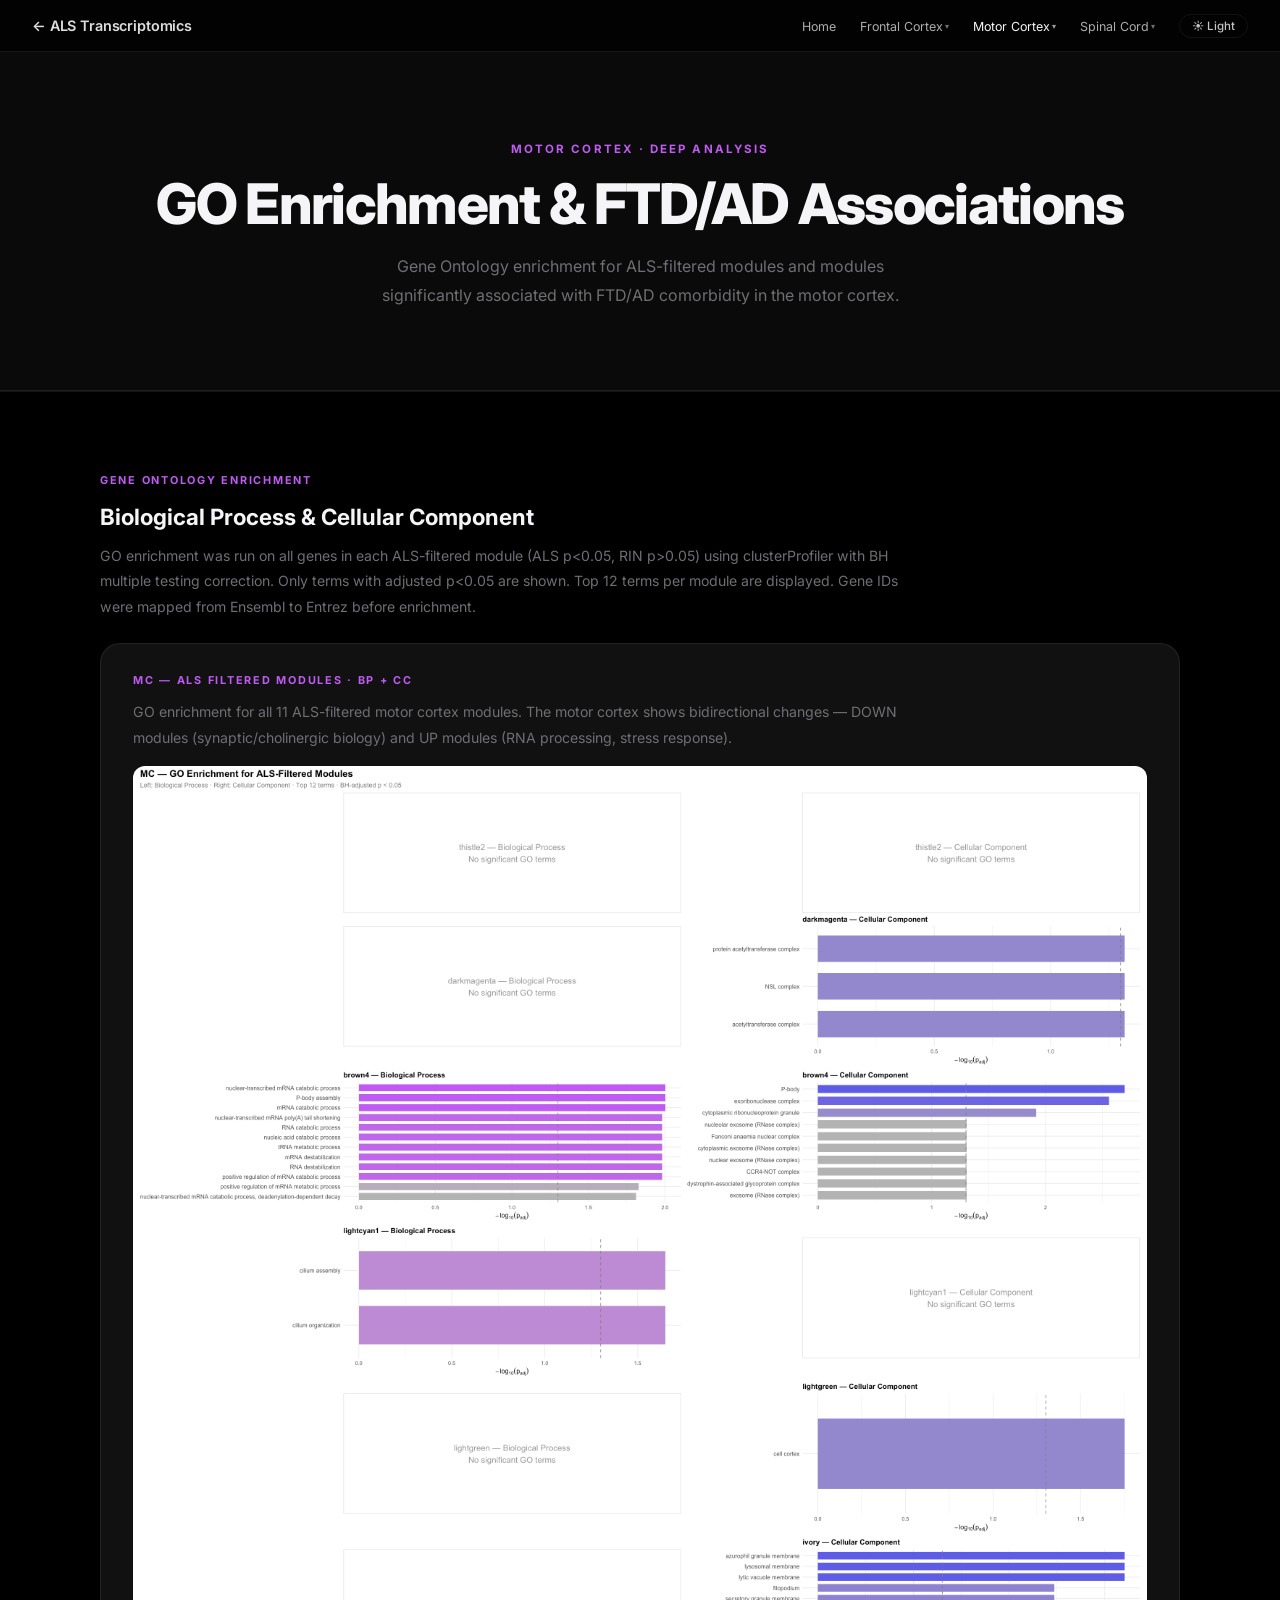
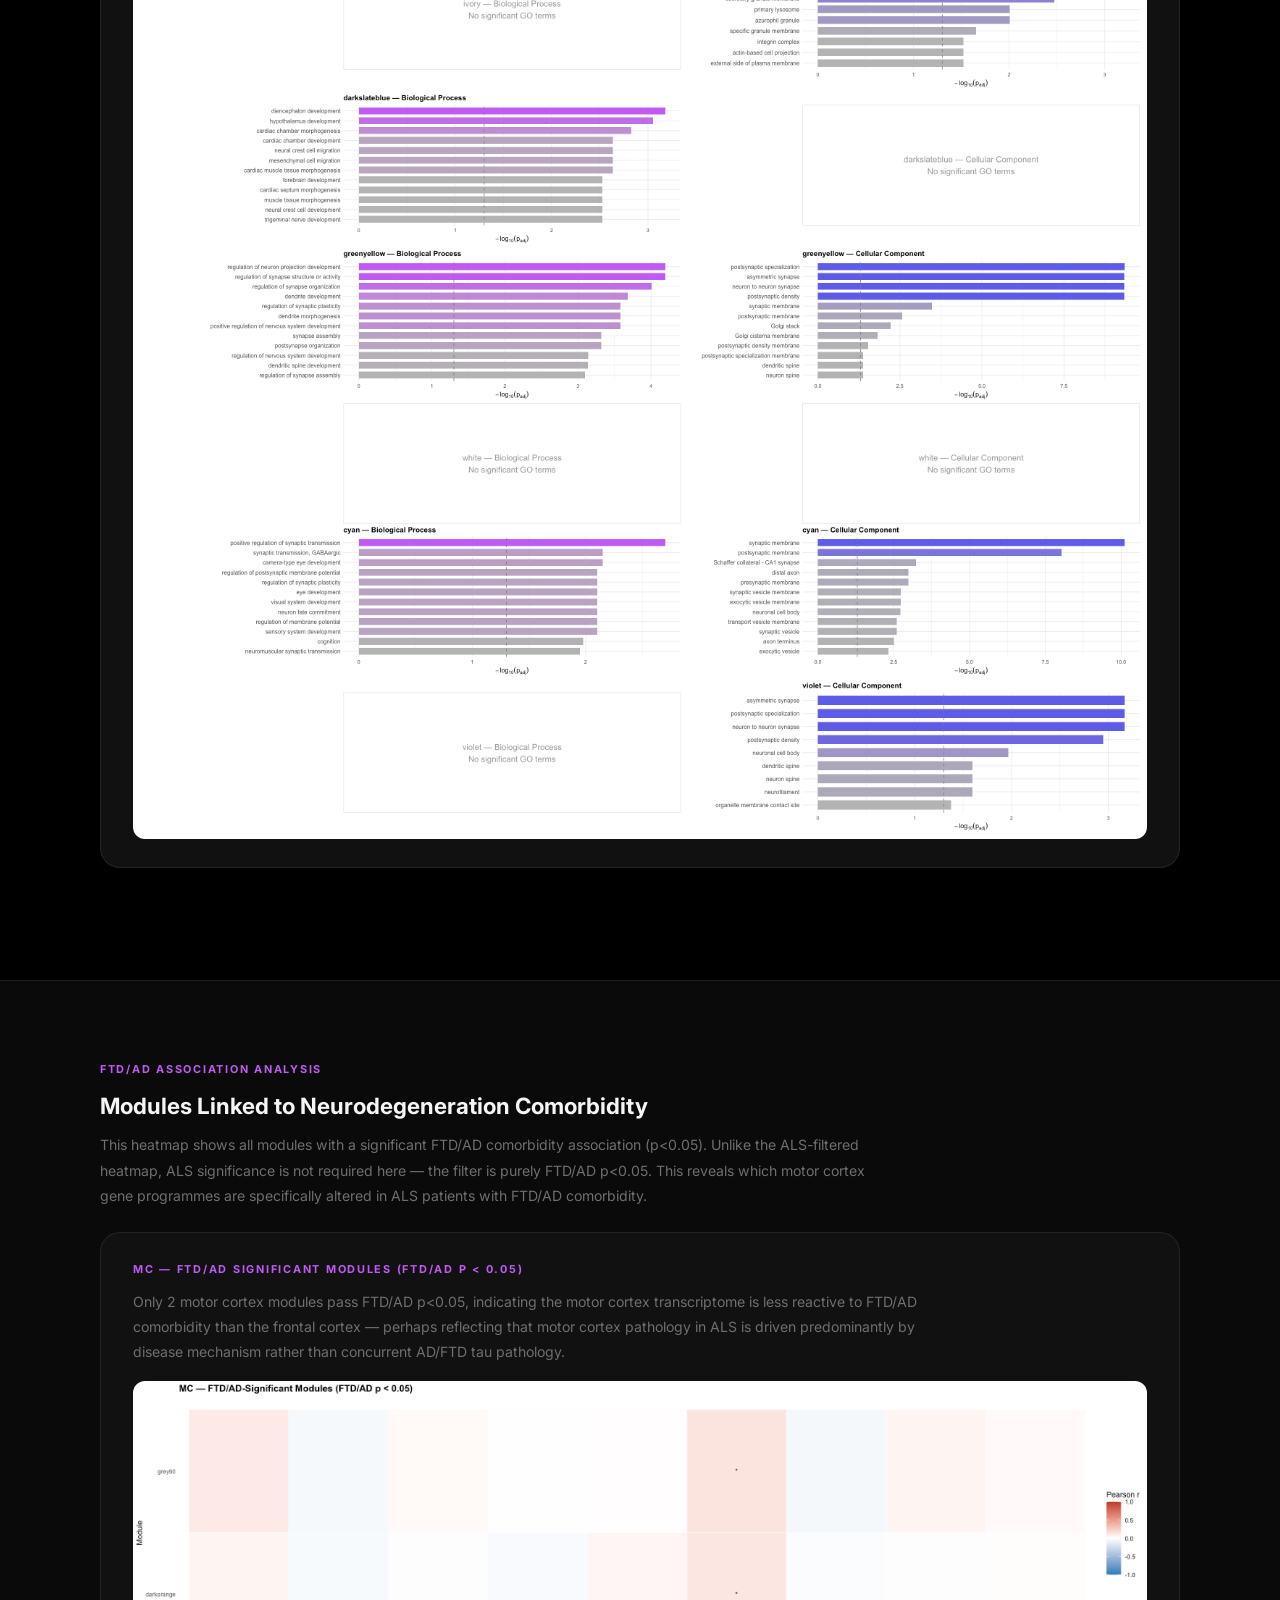
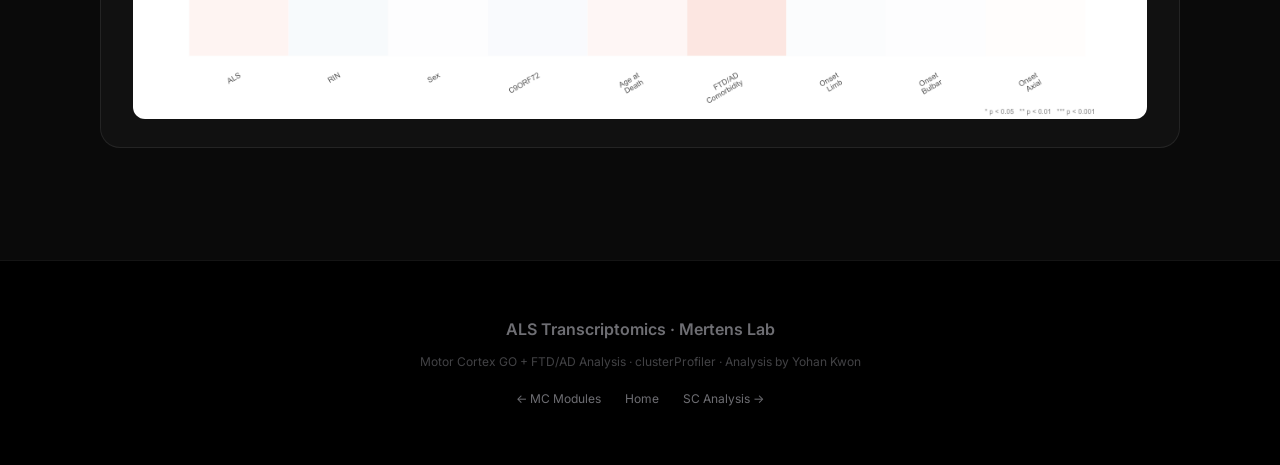
<file: mc_analysis.html>
<!DOCTYPE html>
<html lang="en">
<head>
  <meta charset="UTF-8" />
  <script>(function(){var t=localStorage.getItem('theme')||'dark';document.documentElement.setAttribute('data-theme',t);})();</script>
  <meta name="viewport" content="width=device-width, initial-scale=1.0" />
  <title>ALS Transcriptomics</title>
  <link rel="preconnect" href="https://fonts.googleapis.com" />
  <link href="https://fonts.googleapis.com/css2?family=Inter:wght@300;400;500;600;700;800;900&display=swap" rel="stylesheet" />
  <link rel="stylesheet" href="style.css" />
  <style>
    .page-hero { padding: 140px 24px 80px; text-align: center; background: var(--dark); border-bottom: 1px solid var(--border); }
    .page-hero-eye { font-size: 0.72rem; font-weight: 700; letter-spacing: 0.18em; text-transform: uppercase; color: var(--purple); margin-bottom: 16px; }
    .page-hero-title { font-size: clamp(2rem, 5vw, 3.5rem); font-weight: 800; letter-spacing: -0.03em; line-height: 1.1; }
    .page-hero-sub { font-size: 1rem; color: var(--grey); max-width: 560px; margin: 16px auto 0; line-height: 1.8; }
    .analysis-section { padding: 80px 24px; border-top: 1px solid var(--border); }
    .analysis-label { font-size: 0.68rem; font-weight: 700; letter-spacing: 0.16em; text-transform: uppercase; color: var(--purple); margin-bottom: 10px; }
    .analysis-title { font-size: 1.4rem; font-weight: 700; margin-bottom: 8px; }
    .analysis-desc { font-size: 0.88rem; color: var(--grey); line-height: 1.8; margin-bottom: 24px; max-width: 800px; }
    .img-card { background: var(--card); border: 1px solid var(--border); border-radius: 20px; padding: 28px 32px; margin-bottom: 32px; }
  </style>
</head>
<body>

<nav>
  <div class="nav-brand"><a href="index.html">← ALS Transcriptomics</a></div>
  <ul class="nav-links">
    <li><a href="index.html">Home</a></li>
    <li class="nav-dropdown">
      <a href="fc.html">Frontal Cortex</a>
      <ul class="dropdown-menu">
        <li><a href="fc.html">Overview</a></li>
        <li><a href="fc_analysis.html">Analysis</a></li>
        <li><a href="fc_celltype.html">Cell Types</a></li>
      </ul>
    </li>
    <li class="nav-dropdown">
      <a href="mc.html" class="active">Motor Cortex</a>
      <ul class="dropdown-menu">
        <li><a href="mc.html">Overview</a></li>
        <li><a href="mc_analysis.html" class="active">Analysis</a></li>
        <li><a href="mc_celltype.html">Cell Types</a></li>
      </ul>
    </li>
    <li class="nav-dropdown">
      <a href="sc.html">Spinal Cord</a>
      <ul class="dropdown-menu">
        <li><a href="sc.html">Overview</a></li>
        <li><a href="sc_analysis.html">Analysis</a></li>
        <li><a href="sc_celltype.html">Cell Types</a></li>
      </ul>
    </li>
    <li><button class="theme-toggle" onclick="toggleTheme()" id="theme-btn">☀ Light</button></li>
  </ul>
</nav>

<div class="page-hero">
  <div class="page-hero-eye">Motor Cortex · Deep Analysis</div>
  <h1 class="page-hero-title">GO Enrichment &amp; FTD/AD Associations</h1>
  <p class="page-hero-sub">Gene Ontology enrichment for ALS-filtered modules and modules significantly associated with FTD/AD comorbidity in the motor cortex.</p>
</div>

<section class="analysis-section" style="background:var(--black);">
  <div class="container">
    <div class="analysis-label">Gene Ontology Enrichment</div>
    <h2 class="analysis-title">Biological Process &amp; Cellular Component</h2>
    <p class="analysis-desc">GO enrichment was run on all genes in each ALS-filtered module (ALS p&lt;0.05, RIN p&gt;0.05) using clusterProfiler with BH multiple testing correction. Only terms with adjusted p&lt;0.05 are shown. Top 12 terms per module are displayed. Gene IDs were mapped from Ensembl to Entrez before enrichment.</p>
    <div class="img-card reveal">
      <p class="analysis-label">MC — ALS Filtered Modules · BP + CC</p>
      <p class="analysis-desc" style="margin-bottom:16px;">GO enrichment for all 11 ALS-filtered motor cortex modules. The motor cortex shows bidirectional changes — DOWN modules (synaptic/cholinergic biology) and UP modules (RNA processing, stress response).</p>
      <img src="reports/MC_go_enrichment.png" alt="MC GO Enrichment" class="analysis-img" />
    </div>
  </div>
</section>

<section class="analysis-section" style="background:var(--dark);">
  <div class="container">
    <div class="analysis-label">FTD/AD Association Analysis</div>
    <h2 class="analysis-title">Modules Linked to Neurodegeneration Comorbidity</h2>
    <p class="analysis-desc">This heatmap shows all modules with a significant FTD/AD comorbidity association (p&lt;0.05). Unlike the ALS-filtered heatmap, ALS significance is not required here — the filter is purely FTD/AD p&lt;0.05. This reveals which motor cortex gene programmes are specifically altered in ALS patients with FTD/AD comorbidity.</p>
    <div class="img-card reveal">
      <p class="analysis-label">MC — FTD/AD Significant Modules (FTD/AD p &lt; 0.05)</p>
      <p class="analysis-desc" style="margin-bottom:16px;">Only 2 motor cortex modules pass FTD/AD p&lt;0.05, indicating the motor cortex transcriptome is less reactive to FTD/AD comorbidity than the frontal cortex — perhaps reflecting that motor cortex pathology in ALS is driven predominantly by disease mechanism rather than concurrent AD/FTD tau pathology.</p>
      <img src="reports/MC_ftdad_heatmap.png" alt="MC FTD/AD Heatmap" class="analysis-img" />
    </div>
  </div>
</section>

<footer>
  <div class="footer-brand">ALS Transcriptomics · Mertens Lab</div>
  <p class="footer-note">Motor Cortex GO + FTD/AD Analysis · clusterProfiler · Analysis by Yohan Kwon</p>
  <div class="footer-links">
    <a href="mc.html">← MC Modules</a>
    <a href="index.html">Home</a>
    <a href="sc_analysis.html">SC Analysis →</a>
  </div>
</footer>

<script>
function toggleTheme(){
  var h=document.documentElement;
  var next=h.getAttribute('data-theme')==='dark'?'light':'dark';
  h.setAttribute('data-theme',next);
  localStorage.setItem('theme',next);
  document.getElementById('theme-btn').textContent=next==='dark'?'☀ Light':'☾ Dark';
}
(function(){
  var t=localStorage.getItem('theme')||'dark';
  var btn=document.getElementById('theme-btn');
  if(btn) btn.textContent=t==='dark'?'☀ Light':'☾ Dark';
})();
const obs=new IntersectionObserver(entries=>{entries.forEach(e=>{if(e.isIntersecting){e.target.classList.add('visible');obs.unobserve(e.target);}});},{threshold:0.1});
document.querySelectorAll('.reveal,.reveal-left,.reveal-right,.stagger').forEach(el=>obs.observe(el));
</script>
</body>
</html>
</file>
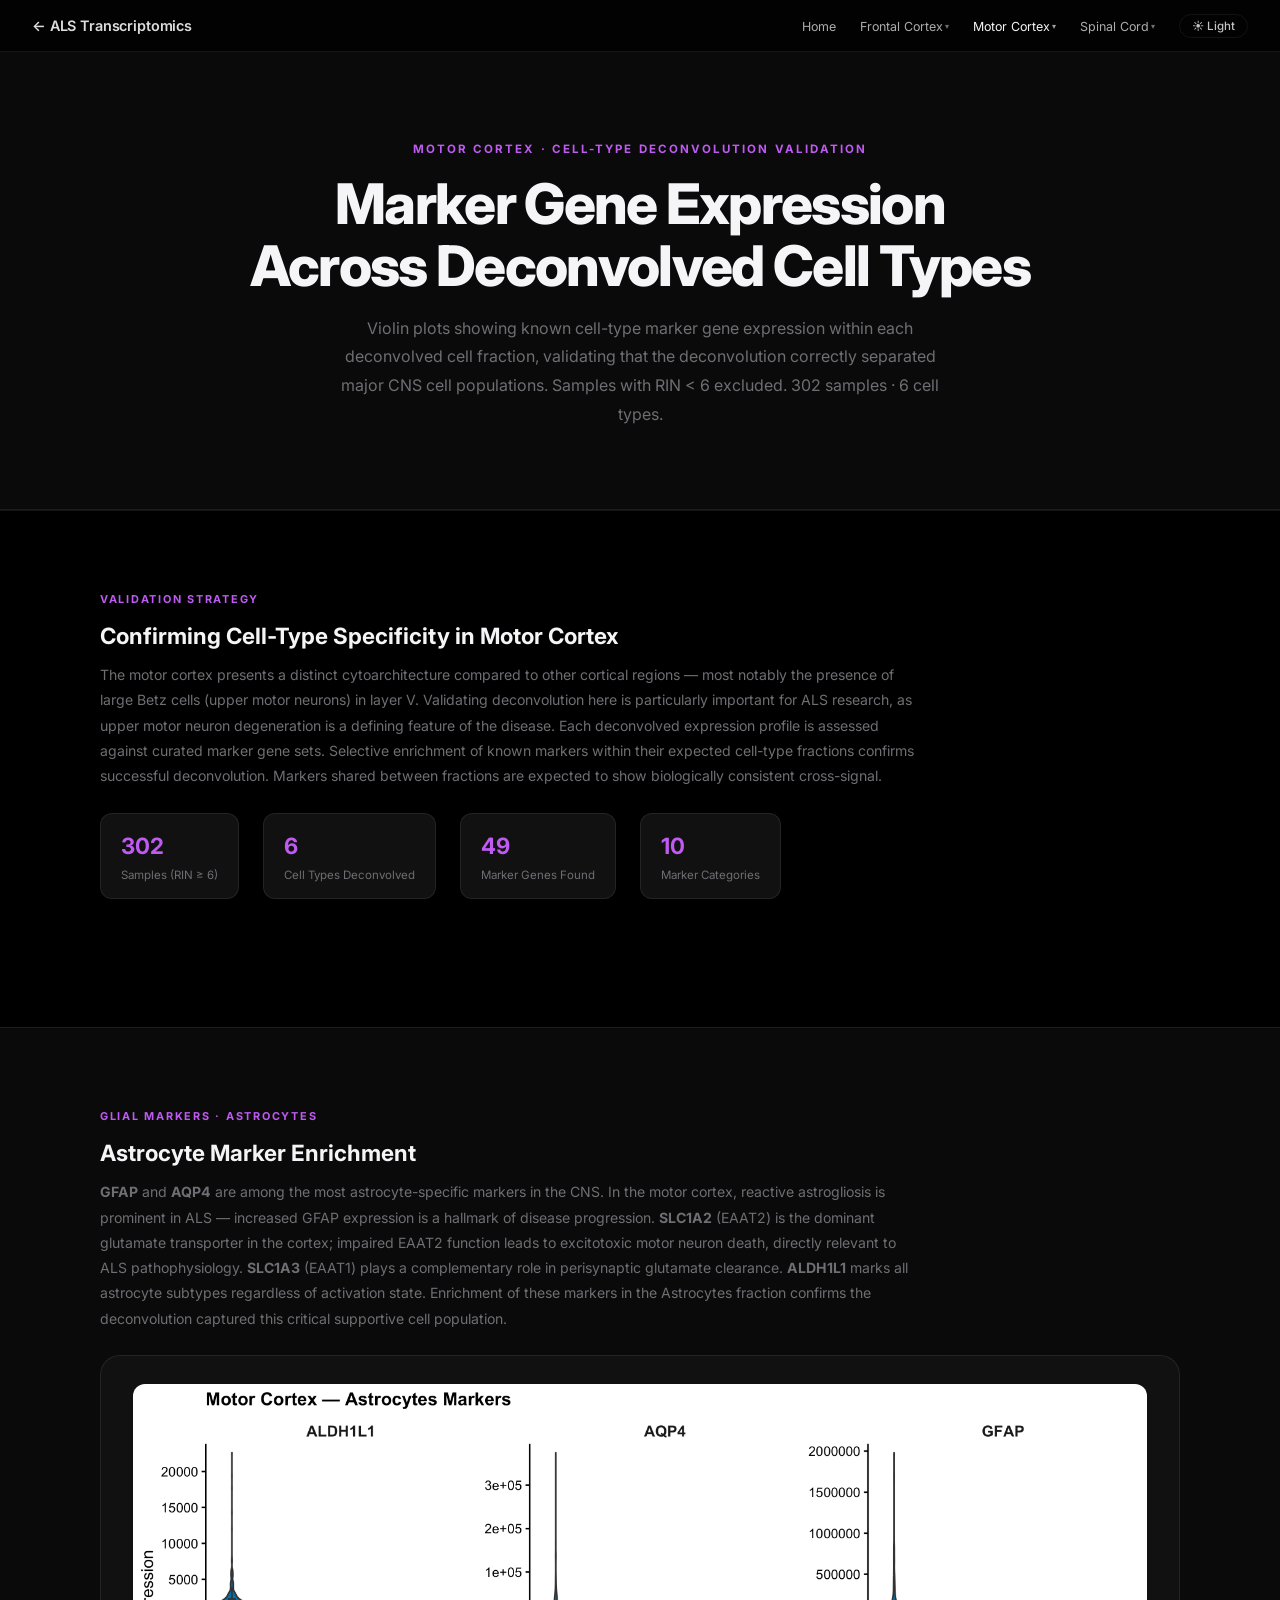
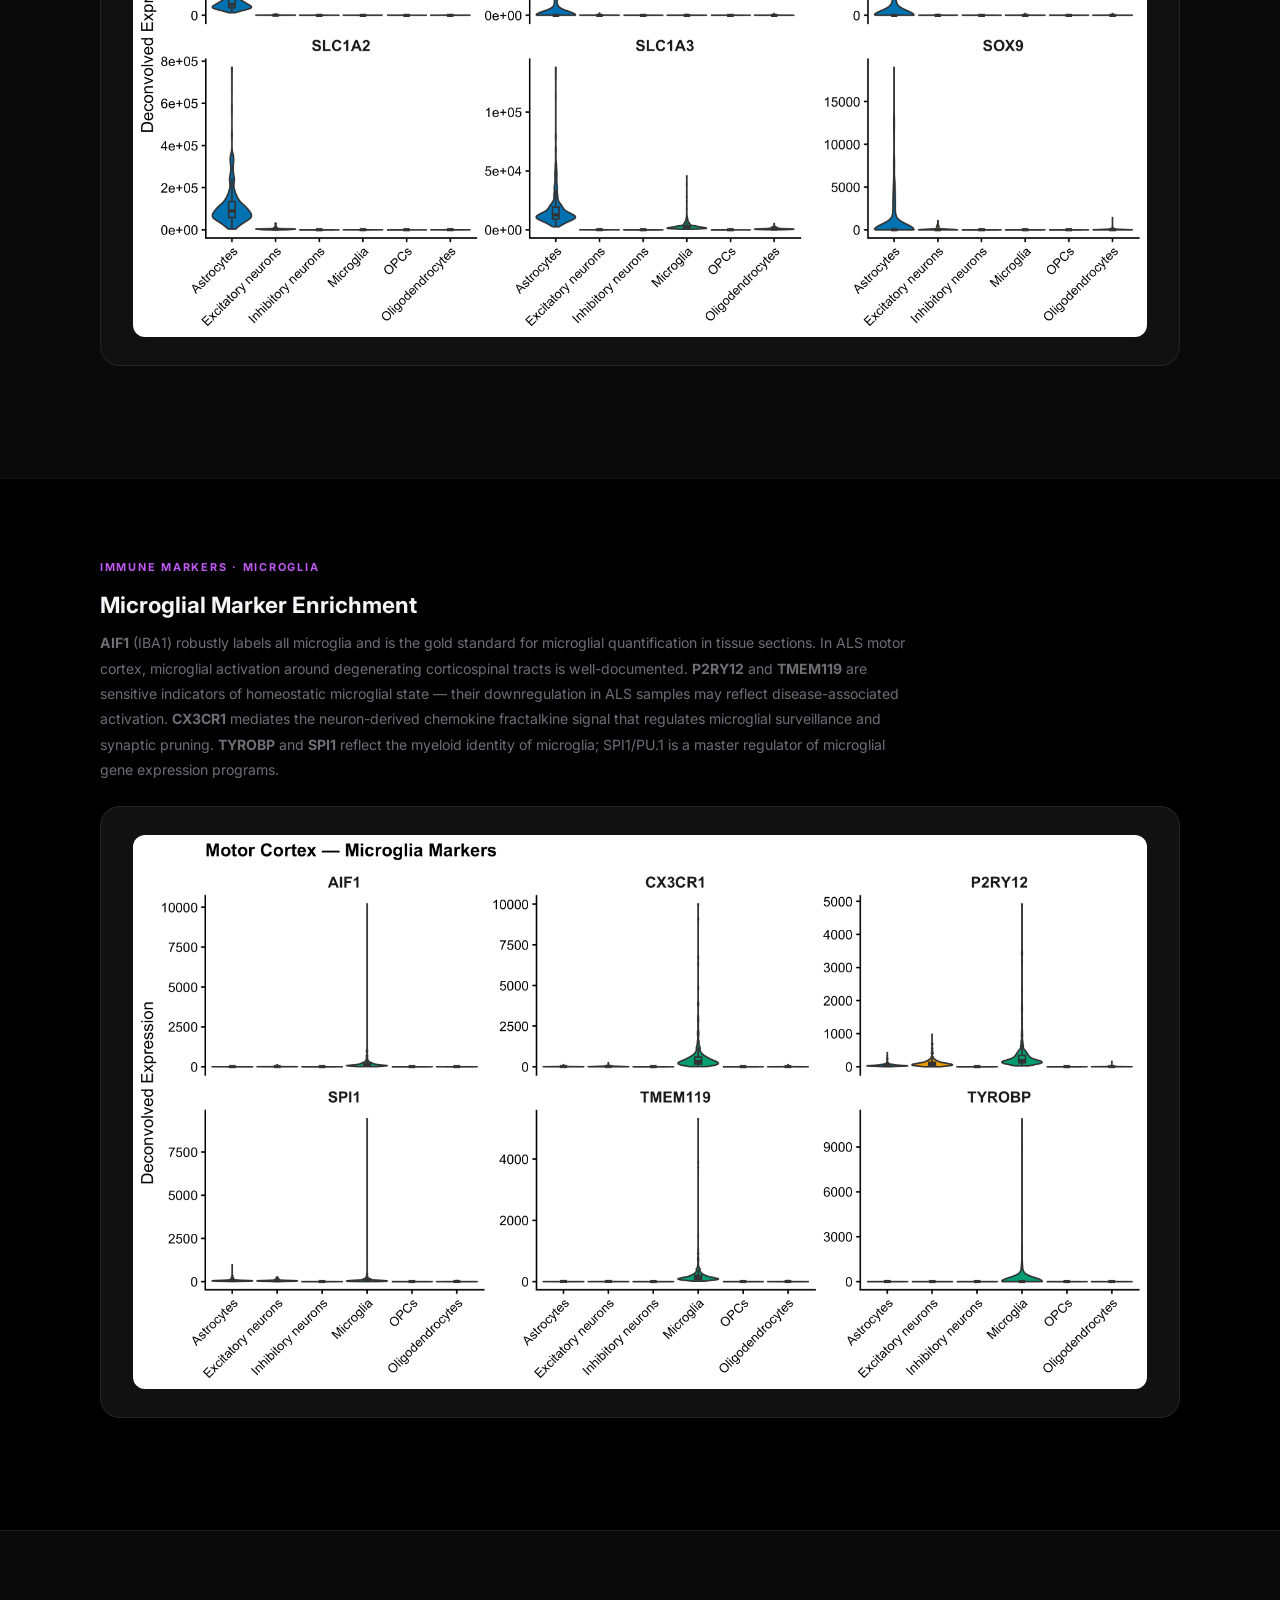
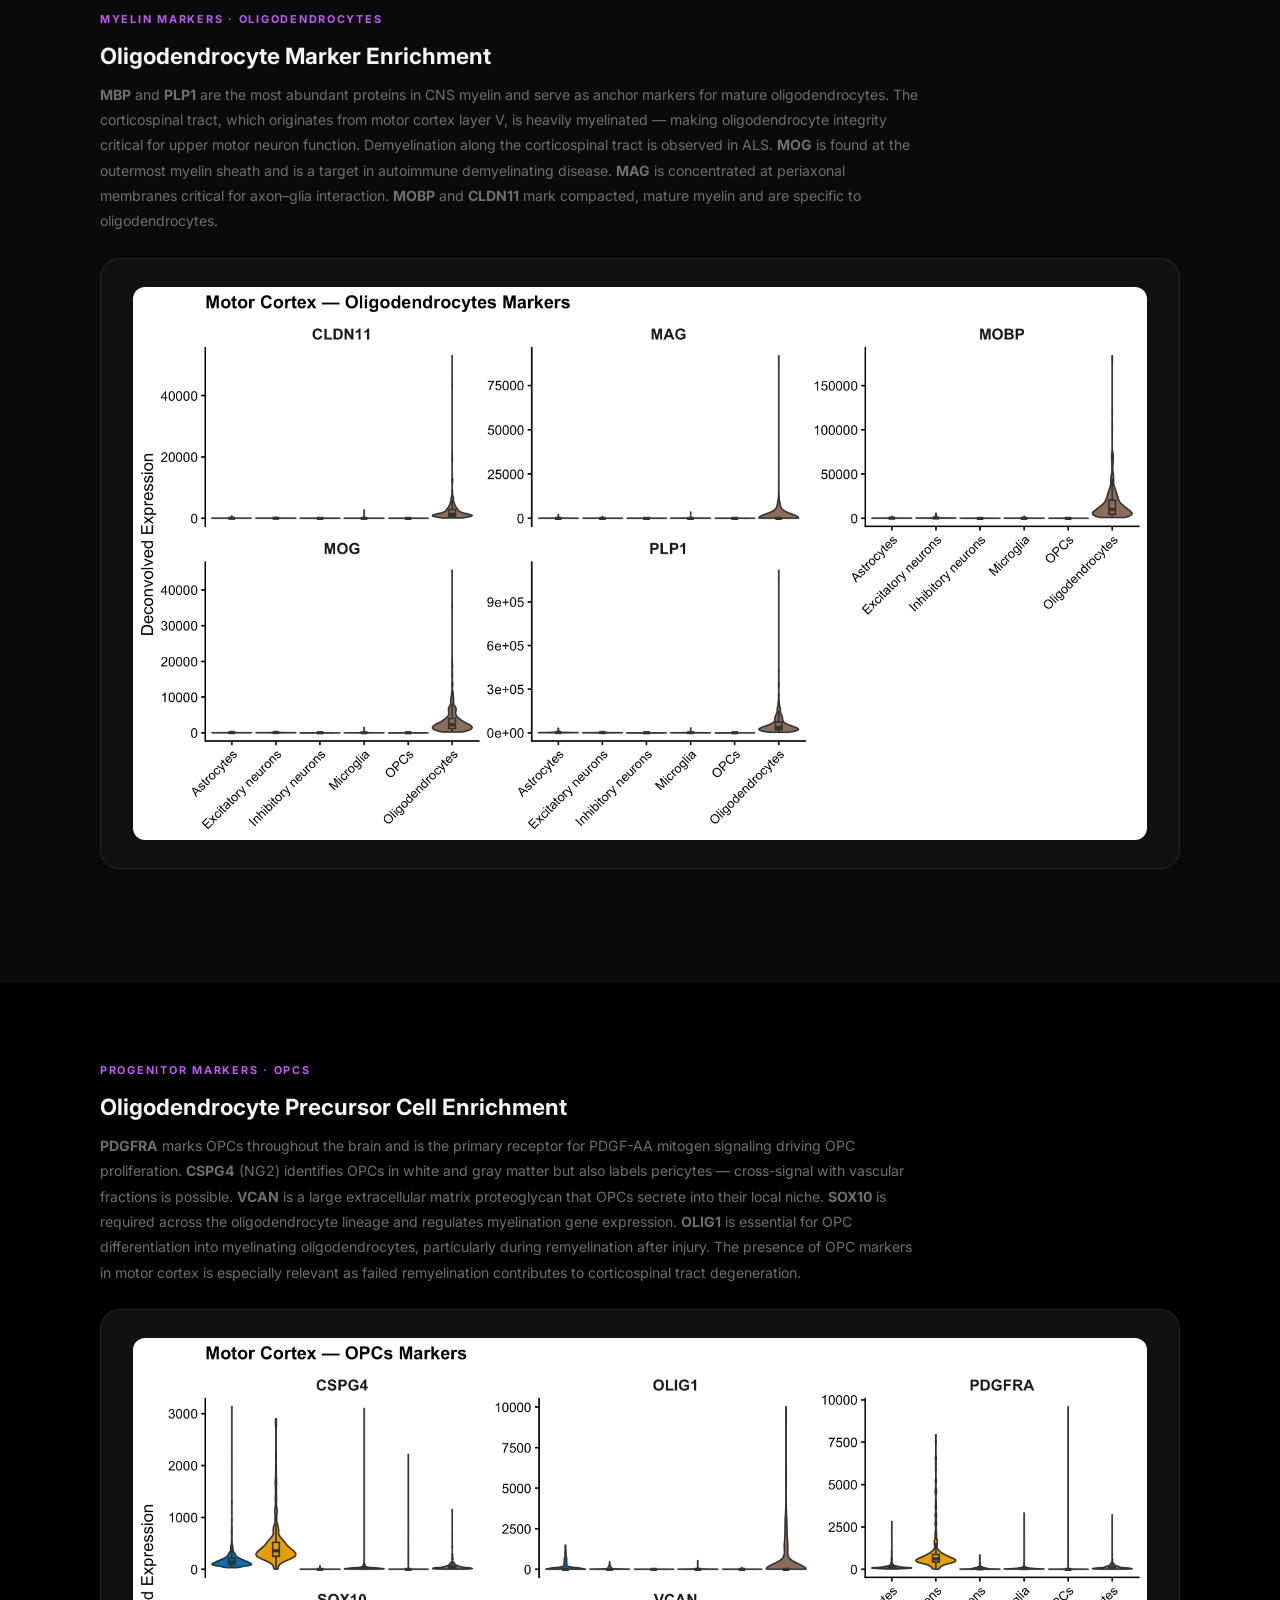
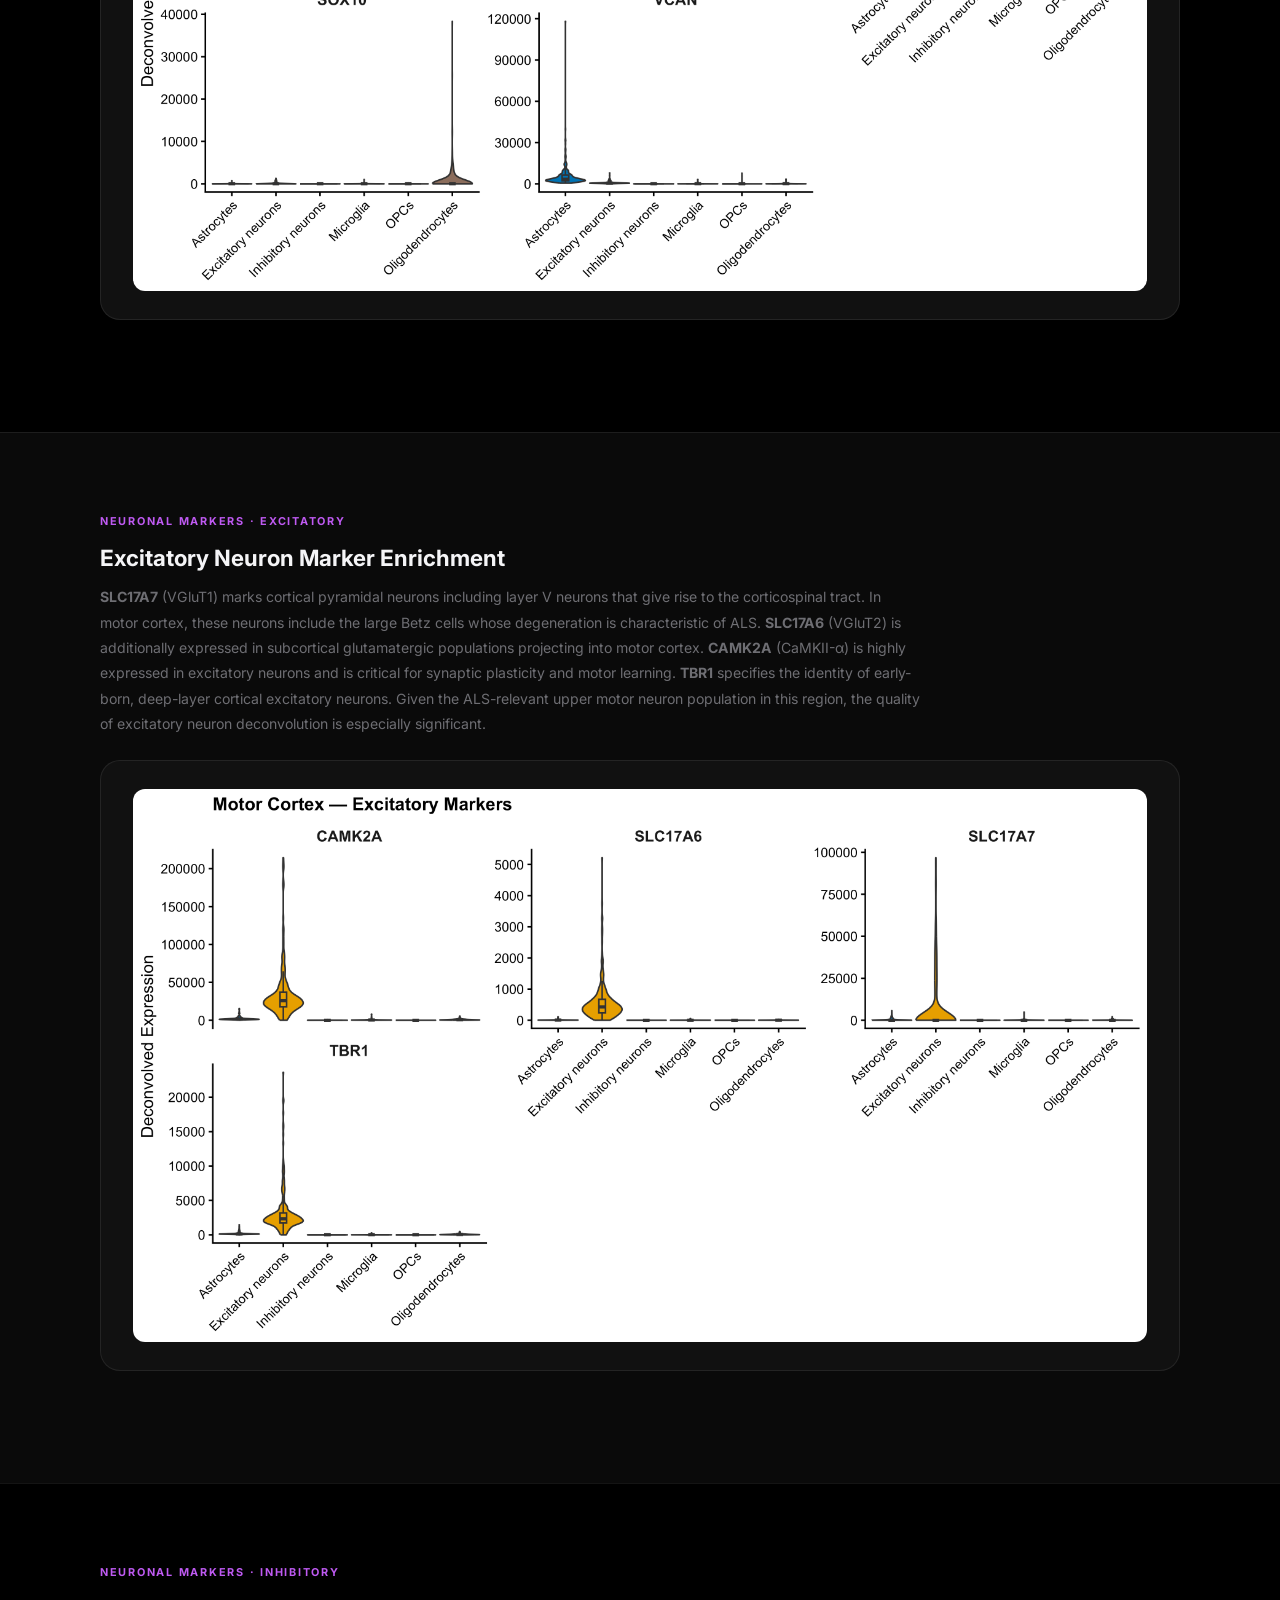
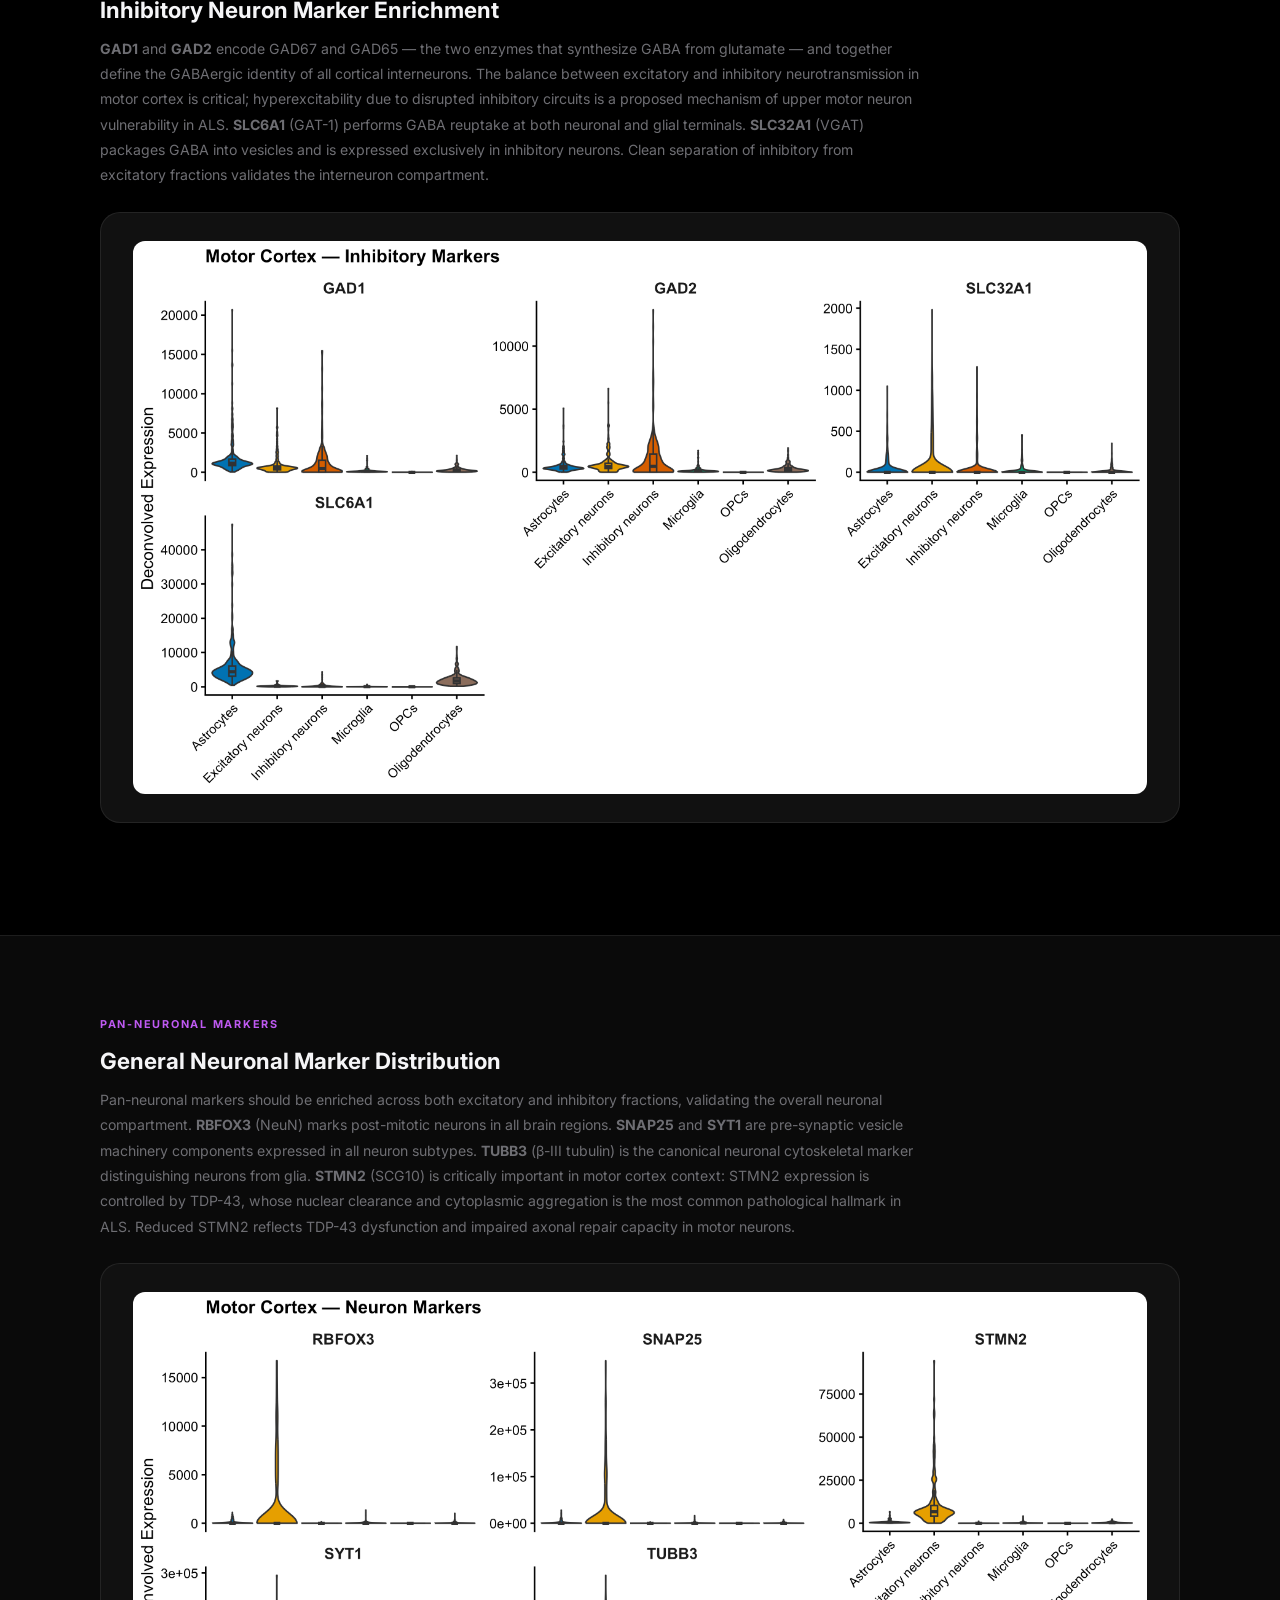
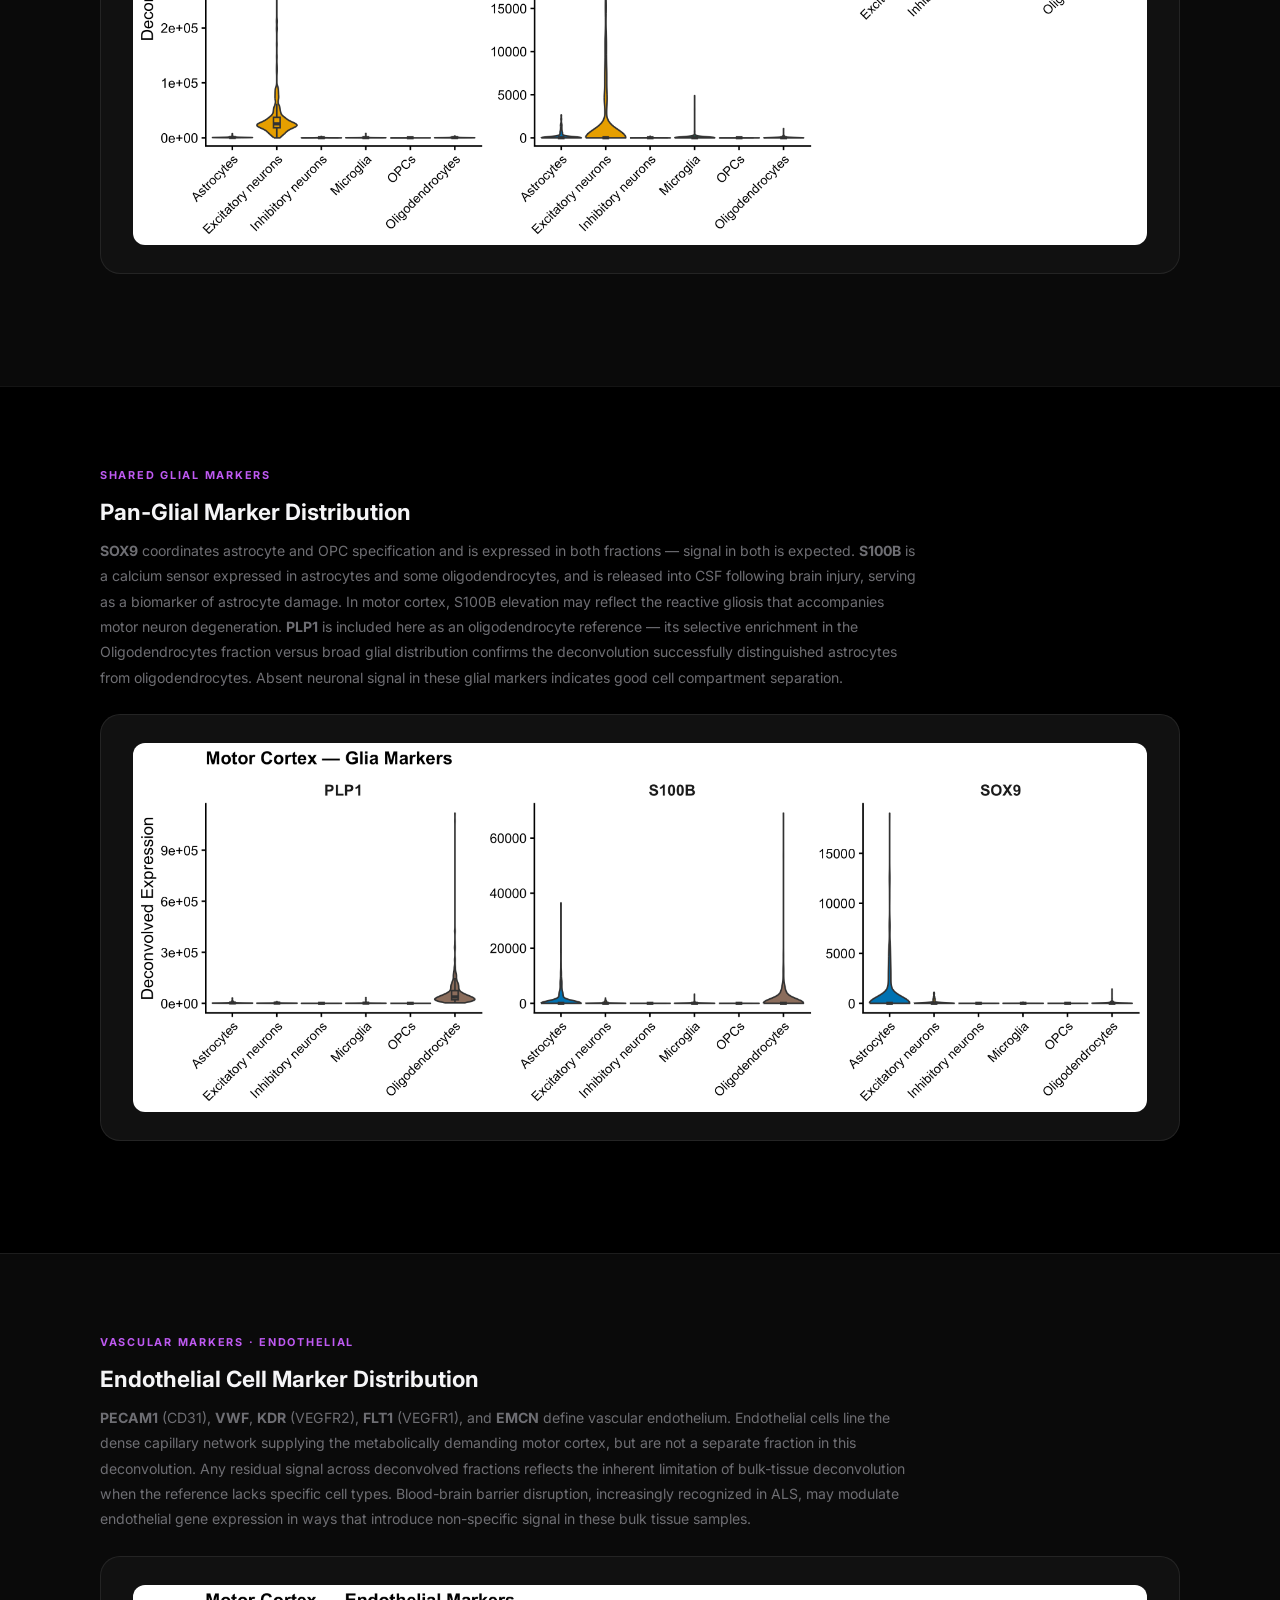
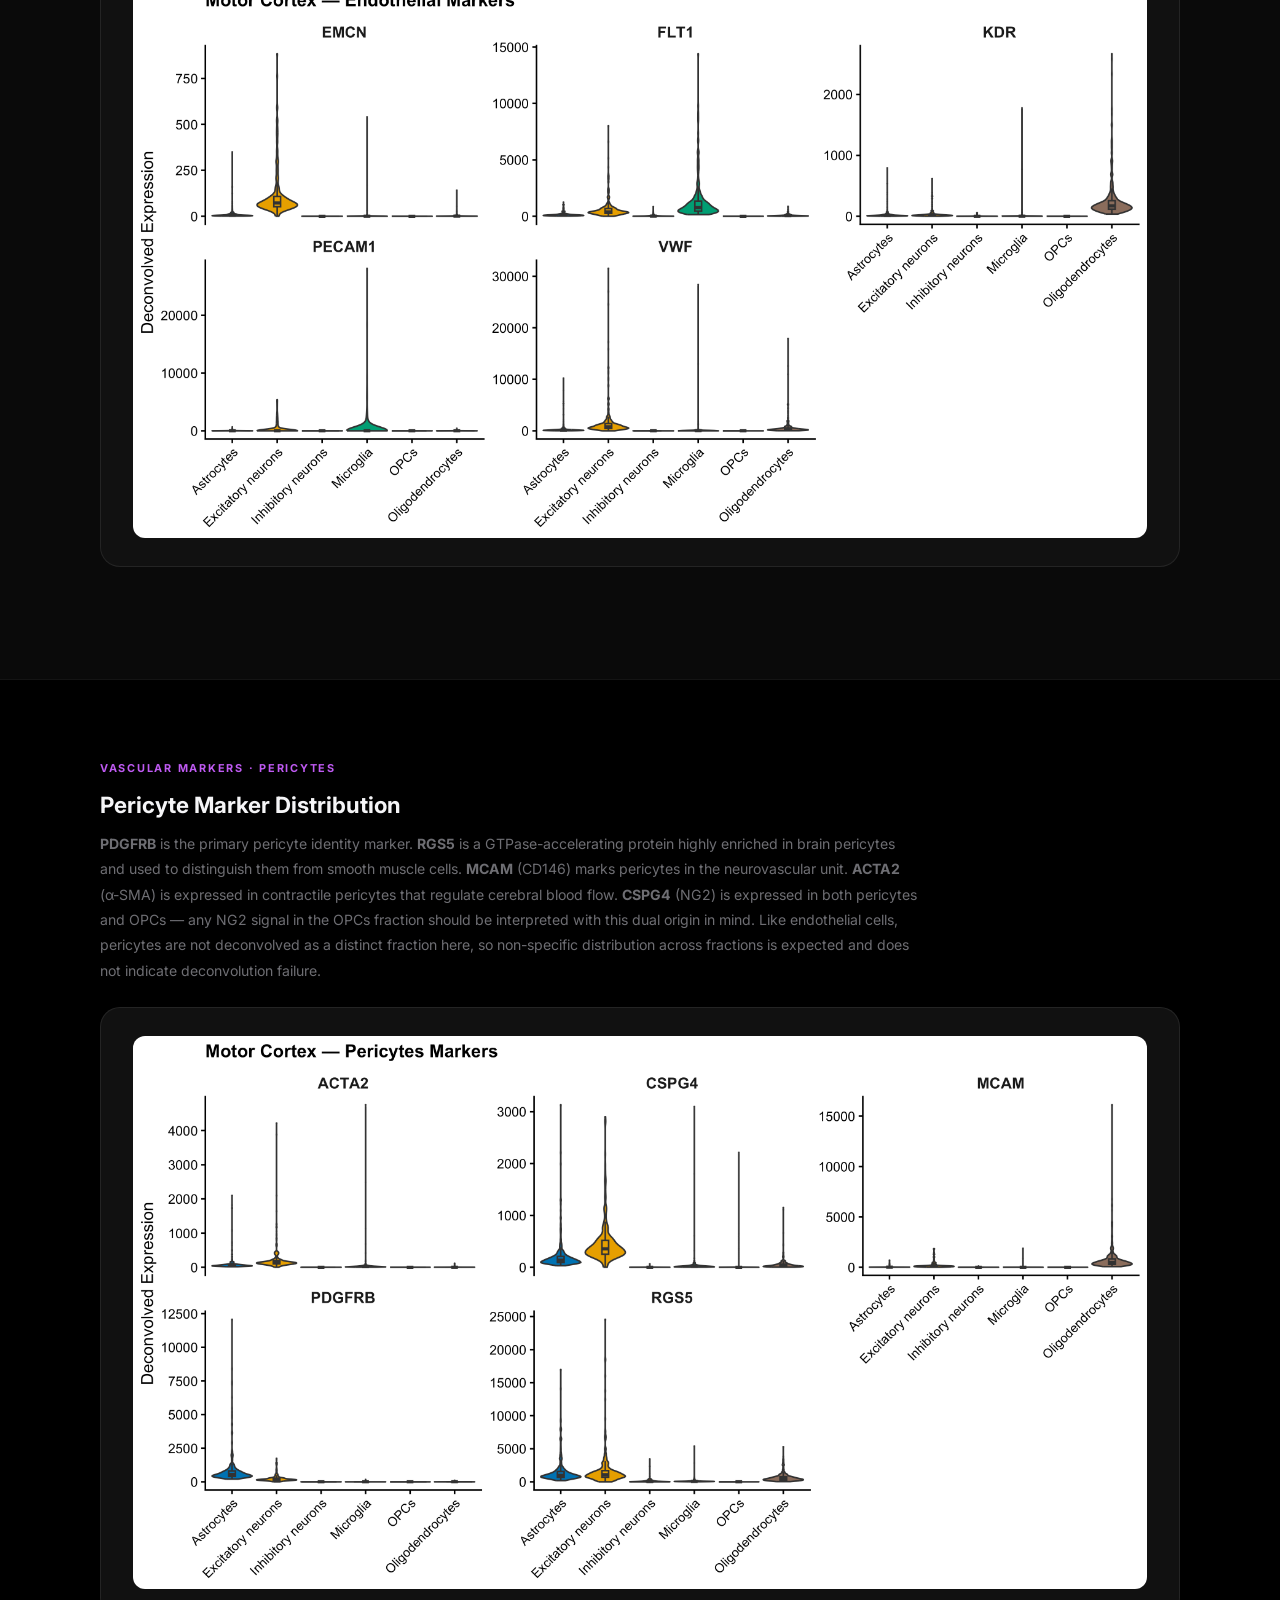
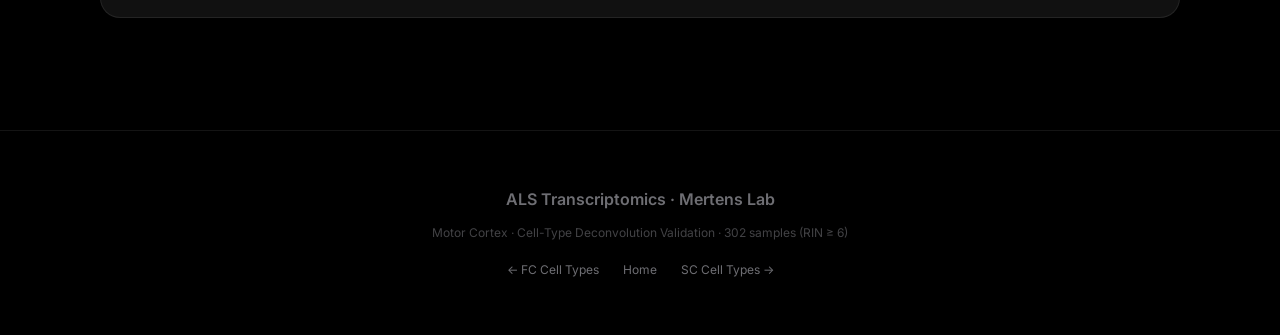
<file: mc_celltype.html>
<!DOCTYPE html>
<html lang="en">
<head>
  <meta charset="UTF-8" />
  <script>(function(){var t=localStorage.getItem('theme')||'dark';document.documentElement.setAttribute('data-theme',t);})();</script>
  <meta name="viewport" content="width=device-width, initial-scale=1.0" />
  <title>ALS Transcriptomics</title>
  <link rel="preconnect" href="https://fonts.googleapis.com" />
  <link href="https://fonts.googleapis.com/css2?family=Inter:wght@300;400;500;600;700;800;900&display=swap" rel="stylesheet" />
  <link rel="stylesheet" href="style.css" />
  <style>
    :root { --accent: #bf5af2; }
    [data-theme="light"] { --accent: #9b3fd4; }
    .page-hero { padding: 140px 24px 80px; text-align: center; background: var(--dark); border-bottom: 1px solid var(--border); }
    .page-hero-eye { font-size: 0.72rem; font-weight: 700; letter-spacing: 0.18em; text-transform: uppercase; color: var(--accent); margin-bottom: 16px; }
    .page-hero-title { font-size: clamp(2rem, 5vw, 3.5rem); font-weight: 800; letter-spacing: -0.03em; line-height: 1.1; }
    .page-hero-sub { font-size: 1rem; color: var(--grey); max-width: 620px; margin: 16px auto 0; line-height: 1.8; }
    .analysis-section { padding: 80px 24px; border-top: 1px solid var(--border); }
    .analysis-label { font-size: 0.68rem; font-weight: 700; letter-spacing: 0.16em; text-transform: uppercase; color: var(--accent); margin-bottom: 10px; }
    .analysis-title { font-size: 1.4rem; font-weight: 700; margin-bottom: 8px; }
    .analysis-desc { font-size: 0.88rem; color: var(--grey); line-height: 1.8; margin-bottom: 24px; max-width: 820px; }
    .img-card { background: var(--card); border: 1px solid var(--border); border-radius: 20px; padding: 28px 32px; margin-bottom: 32px; }
    .stats-row { display: flex; gap: 24px; flex-wrap: wrap; margin-bottom: 48px; }
    .stat-chip { background: var(--card); border: 1px solid var(--border); border-radius: 12px; padding: 14px 20px; }
    .stat-chip-num { font-size: 1.4rem; font-weight: 700; color: var(--accent); }
    .stat-chip-label { font-size: 0.72rem; color: var(--grey); margin-top: 2px; }
  </style>
</head>
<body>

<nav>
  <div class="nav-brand"><a href="index.html">← ALS Transcriptomics</a></div>
  <ul class="nav-links">
    <li><a href="index.html">Home</a></li>
    <li class="nav-dropdown">
      <a href="fc.html">Frontal Cortex</a>
      <ul class="dropdown-menu">
        <li><a href="fc.html">Overview</a></li>
        <li><a href="fc_analysis.html">Analysis</a></li>
        <li><a href="fc_celltype.html">Cell Types</a></li>
      </ul>
    </li>
    <li class="nav-dropdown">
      <a href="mc.html" class="active">Motor Cortex</a>
      <ul class="dropdown-menu">
        <li><a href="mc.html">Overview</a></li>
        <li><a href="mc_analysis.html">Analysis</a></li>
        <li><a href="mc_celltype.html" class="active">Cell Types</a></li>
      </ul>
    </li>
    <li class="nav-dropdown">
      <a href="sc.html">Spinal Cord</a>
      <ul class="dropdown-menu">
        <li><a href="sc.html">Overview</a></li>
        <li><a href="sc_analysis.html">Analysis</a></li>
        <li><a href="sc_celltype.html">Cell Types</a></li>
      </ul>
    </li>
    <li><button class="theme-toggle" onclick="toggleTheme()" id="theme-btn">☀ Light</button></li>
  </ul>
</nav>

<div class="page-hero">
  <div class="page-hero-eye">Motor Cortex · Cell-Type Deconvolution Validation</div>
  <h1 class="page-hero-title">Marker Gene Expression<br>Across Deconvolved Cell Types</h1>
  <p class="page-hero-sub">Violin plots showing known cell-type marker gene expression within each deconvolved cell fraction, validating that the deconvolution correctly separated major CNS cell populations. Samples with RIN &lt; 6 excluded. 302 samples · 6 cell types.</p>
</div>

<!-- OVERVIEW -->
<section class="analysis-section" style="background:var(--black);">
  <div class="container">
    <div class="analysis-label">Validation Strategy</div>
    <h2 class="analysis-title">Confirming Cell-Type Specificity in Motor Cortex</h2>
    <p class="analysis-desc">The motor cortex presents a distinct cytoarchitecture compared to other cortical regions — most notably the presence of large Betz cells (upper motor neurons) in layer V. Validating deconvolution here is particularly important for ALS research, as upper motor neuron degeneration is a defining feature of the disease. Each deconvolved expression profile is assessed against curated marker gene sets. Selective enrichment of known markers within their expected cell-type fractions confirms successful deconvolution. Markers shared between fractions are expected to show biologically consistent cross-signal.</p>
    <div class="stats-row stagger">
      <div class="stat-chip"><div class="stat-chip-num">302</div><div class="stat-chip-label">Samples (RIN ≥ 6)</div></div>
      <div class="stat-chip"><div class="stat-chip-num">6</div><div class="stat-chip-label">Cell Types Deconvolved</div></div>
      <div class="stat-chip"><div class="stat-chip-num">49</div><div class="stat-chip-label">Marker Genes Found</div></div>
      <div class="stat-chip"><div class="stat-chip-num">10</div><div class="stat-chip-label">Marker Categories</div></div>
    </div>
  </div>
</section>

<!-- ASTROCYTES -->
<section class="analysis-section" style="background:var(--dark);">
  <div class="container">
    <div class="analysis-label">Glial Markers · Astrocytes</div>
    <h2 class="analysis-title">Astrocyte Marker Enrichment</h2>
    <p class="analysis-desc"><strong>GFAP</strong> and <strong>AQP4</strong> are among the most astrocyte-specific markers in the CNS. In the motor cortex, reactive astrogliosis is prominent in ALS — increased GFAP expression is a hallmark of disease progression. <strong>SLC1A2</strong> (EAAT2) is the dominant glutamate transporter in the cortex; impaired EAAT2 function leads to excitotoxic motor neuron death, directly relevant to ALS pathophysiology. <strong>SLC1A3</strong> (EAAT1) plays a complementary role in perisynaptic glutamate clearance. <strong>ALDH1L1</strong> marks all astrocyte subtypes regardless of activation state. Enrichment of these markers in the Astrocytes fraction confirms the deconvolution captured this critical supportive cell population.</p>
    <div class="img-card reveal">
      <img src="reports/cell_type_validation/MC/Astrocytes_markers.png" alt="MC Astrocyte Markers" class="analysis-img" />
    </div>
  </div>
</section>

<!-- MICROGLIA -->
<section class="analysis-section" style="background:var(--black);">
  <div class="container">
    <div class="analysis-label">Immune Markers · Microglia</div>
    <h2 class="analysis-title">Microglial Marker Enrichment</h2>
    <p class="analysis-desc"><strong>AIF1</strong> (IBA1) robustly labels all microglia and is the gold standard for microglial quantification in tissue sections. In ALS motor cortex, microglial activation around degenerating corticospinal tracts is well-documented. <strong>P2RY12</strong> and <strong>TMEM119</strong> are sensitive indicators of homeostatic microglial state — their downregulation in ALS samples may reflect disease-associated activation. <strong>CX3CR1</strong> mediates the neuron-derived chemokine fractalkine signal that regulates microglial surveillance and synaptic pruning. <strong>TYROBP</strong> and <strong>SPI1</strong> reflect the myeloid identity of microglia; SPI1/PU.1 is a master regulator of microglial gene expression programs.</p>
    <div class="img-card reveal">
      <img src="reports/cell_type_validation/MC/Microglia_markers.png" alt="MC Microglia Markers" class="analysis-img" />
    </div>
  </div>
</section>

<!-- OLIGODENDROCYTES -->
<section class="analysis-section" style="background:var(--dark);">
  <div class="container">
    <div class="analysis-label">Myelin Markers · Oligodendrocytes</div>
    <h2 class="analysis-title">Oligodendrocyte Marker Enrichment</h2>
    <p class="analysis-desc"><strong>MBP</strong> and <strong>PLP1</strong> are the most abundant proteins in CNS myelin and serve as anchor markers for mature oligodendrocytes. The corticospinal tract, which originates from motor cortex layer V, is heavily myelinated — making oligodendrocyte integrity critical for upper motor neuron function. Demyelination along the corticospinal tract is observed in ALS. <strong>MOG</strong> is found at the outermost myelin sheath and is a target in autoimmune demyelinating disease. <strong>MAG</strong> is concentrated at periaxonal membranes critical for axon–glia interaction. <strong>MOBP</strong> and <strong>CLDN11</strong> mark compacted, mature myelin and are specific to oligodendrocytes.</p>
    <div class="img-card reveal">
      <img src="reports/cell_type_validation/MC/Oligodendrocytes_markers.png" alt="MC Oligodendrocyte Markers" class="analysis-img" />
    </div>
  </div>
</section>

<!-- OPCs -->
<section class="analysis-section" style="background:var(--black);">
  <div class="container">
    <div class="analysis-label">Progenitor Markers · OPCs</div>
    <h2 class="analysis-title">Oligodendrocyte Precursor Cell Enrichment</h2>
    <p class="analysis-desc"><strong>PDGFRA</strong> marks OPCs throughout the brain and is the primary receptor for PDGF-AA mitogen signaling driving OPC proliferation. <strong>CSPG4</strong> (NG2) identifies OPCs in white and gray matter but also labels pericytes — cross-signal with vascular fractions is possible. <strong>VCAN</strong> is a large extracellular matrix proteoglycan that OPCs secrete into their local niche. <strong>SOX10</strong> is required across the oligodendrocyte lineage and regulates myelination gene expression. <strong>OLIG1</strong> is essential for OPC differentiation into myelinating oligodendrocytes, particularly during remyelination after injury. The presence of OPC markers in motor cortex is especially relevant as failed remyelination contributes to corticospinal tract degeneration.</p>
    <div class="img-card reveal">
      <img src="reports/cell_type_validation/MC/OPCs_markers.png" alt="MC OPC Markers" class="analysis-img" />
    </div>
  </div>
</section>

<!-- EXCITATORY -->
<section class="analysis-section" style="background:var(--dark);">
  <div class="container">
    <div class="analysis-label">Neuronal Markers · Excitatory</div>
    <h2 class="analysis-title">Excitatory Neuron Marker Enrichment</h2>
    <p class="analysis-desc"><strong>SLC17A7</strong> (VGluT1) marks cortical pyramidal neurons including layer V neurons that give rise to the corticospinal tract. In motor cortex, these neurons include the large Betz cells whose degeneration is characteristic of ALS. <strong>SLC17A6</strong> (VGluT2) is additionally expressed in subcortical glutamatergic populations projecting into motor cortex. <strong>CAMK2A</strong> (CaMKII-α) is highly expressed in excitatory neurons and is critical for synaptic plasticity and motor learning. <strong>TBR1</strong> specifies the identity of early-born, deep-layer cortical excitatory neurons. Given the ALS-relevant upper motor neuron population in this region, the quality of excitatory neuron deconvolution is especially significant.</p>
    <div class="img-card reveal">
      <img src="reports/cell_type_validation/MC/Excitatory_markers.png" alt="MC Excitatory Markers" class="analysis-img" />
    </div>
  </div>
</section>

<!-- INHIBITORY -->
<section class="analysis-section" style="background:var(--black);">
  <div class="container">
    <div class="analysis-label">Neuronal Markers · Inhibitory</div>
    <h2 class="analysis-title">Inhibitory Neuron Marker Enrichment</h2>
    <p class="analysis-desc"><strong>GAD1</strong> and <strong>GAD2</strong> encode GAD67 and GAD65 — the two enzymes that synthesize GABA from glutamate — and together define the GABAergic identity of all cortical interneurons. The balance between excitatory and inhibitory neurotransmission in motor cortex is critical; hyperexcitability due to disrupted inhibitory circuits is a proposed mechanism of upper motor neuron vulnerability in ALS. <strong>SLC6A1</strong> (GAT-1) performs GABA reuptake at both neuronal and glial terminals. <strong>SLC32A1</strong> (VGAT) packages GABA into vesicles and is expressed exclusively in inhibitory neurons. Clean separation of inhibitory from excitatory fractions validates the interneuron compartment.</p>
    <div class="img-card reveal">
      <img src="reports/cell_type_validation/MC/Inhibitory_markers.png" alt="MC Inhibitory Markers" class="analysis-img" />
    </div>
  </div>
</section>

<!-- NEURON -->
<section class="analysis-section" style="background:var(--dark);">
  <div class="container">
    <div class="analysis-label">Pan-Neuronal Markers</div>
    <h2 class="analysis-title">General Neuronal Marker Distribution</h2>
    <p class="analysis-desc">Pan-neuronal markers should be enriched across both excitatory and inhibitory fractions, validating the overall neuronal compartment. <strong>RBFOX3</strong> (NeuN) marks post-mitotic neurons in all brain regions. <strong>SNAP25</strong> and <strong>SYT1</strong> are pre-synaptic vesicle machinery components expressed in all neuron subtypes. <strong>TUBB3</strong> (β-III tubulin) is the canonical neuronal cytoskeletal marker distinguishing neurons from glia. <strong>STMN2</strong> (SCG10) is critically important in motor cortex context: STMN2 expression is controlled by TDP-43, whose nuclear clearance and cytoplasmic aggregation is the most common pathological hallmark in ALS. Reduced STMN2 reflects TDP-43 dysfunction and impaired axonal repair capacity in motor neurons.</p>
    <div class="img-card reveal">
      <img src="reports/cell_type_validation/MC/Neuron_markers.png" alt="MC Neuron Markers" class="analysis-img" />
    </div>
  </div>
</section>

<!-- GLIA -->
<section class="analysis-section" style="background:var(--black);">
  <div class="container">
    <div class="analysis-label">Shared Glial Markers</div>
    <h2 class="analysis-title">Pan-Glial Marker Distribution</h2>
    <p class="analysis-desc"><strong>SOX9</strong> coordinates astrocyte and OPC specification and is expressed in both fractions — signal in both is expected. <strong>S100B</strong> is a calcium sensor expressed in astrocytes and some oligodendrocytes, and is released into CSF following brain injury, serving as a biomarker of astrocyte damage. In motor cortex, S100B elevation may reflect the reactive gliosis that accompanies motor neuron degeneration. <strong>PLP1</strong> is included here as an oligodendrocyte reference — its selective enrichment in the Oligodendrocytes fraction versus broad glial distribution confirms the deconvolution successfully distinguished astrocytes from oligodendrocytes. Absent neuronal signal in these glial markers indicates good cell compartment separation.</p>
    <div class="img-card reveal">
      <img src="reports/cell_type_validation/MC/Glia_markers.png" alt="MC Glia Markers" class="analysis-img" />
    </div>
  </div>
</section>

<!-- ENDOTHELIAL -->
<section class="analysis-section" style="background:var(--dark);">
  <div class="container">
    <div class="analysis-label">Vascular Markers · Endothelial</div>
    <h2 class="analysis-title">Endothelial Cell Marker Distribution</h2>
    <p class="analysis-desc"><strong>PECAM1</strong> (CD31), <strong>VWF</strong>, <strong>KDR</strong> (VEGFR2), <strong>FLT1</strong> (VEGFR1), and <strong>EMCN</strong> define vascular endothelium. Endothelial cells line the dense capillary network supplying the metabolically demanding motor cortex, but are not a separate fraction in this deconvolution. Any residual signal across deconvolved fractions reflects the inherent limitation of bulk-tissue deconvolution when the reference lacks specific cell types. Blood-brain barrier disruption, increasingly recognized in ALS, may modulate endothelial gene expression in ways that introduce non-specific signal in these bulk tissue samples.</p>
    <div class="img-card reveal">
      <img src="reports/cell_type_validation/MC/Endothelial_markers.png" alt="MC Endothelial Markers" class="analysis-img" />
    </div>
  </div>
</section>

<!-- PERICYTES -->
<section class="analysis-section" style="background:var(--black);">
  <div class="container">
    <div class="analysis-label">Vascular Markers · Pericytes</div>
    <h2 class="analysis-title">Pericyte Marker Distribution</h2>
    <p class="analysis-desc"><strong>PDGFRB</strong> is the primary pericyte identity marker. <strong>RGS5</strong> is a GTPase-accelerating protein highly enriched in brain pericytes and used to distinguish them from smooth muscle cells. <strong>MCAM</strong> (CD146) marks pericytes in the neurovascular unit. <strong>ACTA2</strong> (α-SMA) is expressed in contractile pericytes that regulate cerebral blood flow. <strong>CSPG4</strong> (NG2) is expressed in both pericytes and OPCs — any NG2 signal in the OPCs fraction should be interpreted with this dual origin in mind. Like endothelial cells, pericytes are not deconvolved as a distinct fraction here, so non-specific distribution across fractions is expected and does not indicate deconvolution failure.</p>
    <div class="img-card reveal">
      <img src="reports/cell_type_validation/MC/Pericytes_markers.png" alt="MC Pericyte Markers" class="analysis-img" />
    </div>
  </div>
</section>

<footer>
  <div class="footer-brand">ALS Transcriptomics · Mertens Lab</div>
  <p class="footer-note">Motor Cortex · Cell-Type Deconvolution Validation · 302 samples (RIN ≥ 6)</p>
  <div class="footer-links">
    <a href="fc_celltype.html">← FC Cell Types</a>
    <a href="index.html">Home</a>
    <a href="sc_celltype.html">SC Cell Types →</a>
  </div>
</footer>

<script>
function toggleTheme(){var h=document.documentElement;var next=h.getAttribute('data-theme')==='dark'?'light':'dark';h.setAttribute('data-theme',next);localStorage.setItem('theme',next);document.getElementById('theme-btn').textContent=next==='dark'?'☀ Light':'☾ Dark';}
(function(){var t=localStorage.getItem('theme')||'dark';var btn=document.getElementById('theme-btn');if(btn)btn.textContent=t==='dark'?'☀ Light':'☾ Dark';})();
const obs=new IntersectionObserver(entries=>{entries.forEach(e=>{if(e.isIntersecting){e.target.classList.add('visible');obs.unobserve(e.target);}});},{threshold:0.1});
document.querySelectorAll('.reveal,.reveal-left,.reveal-right,.stagger').forEach(el=>obs.observe(el));
</script>
</body>
</html>
</file>
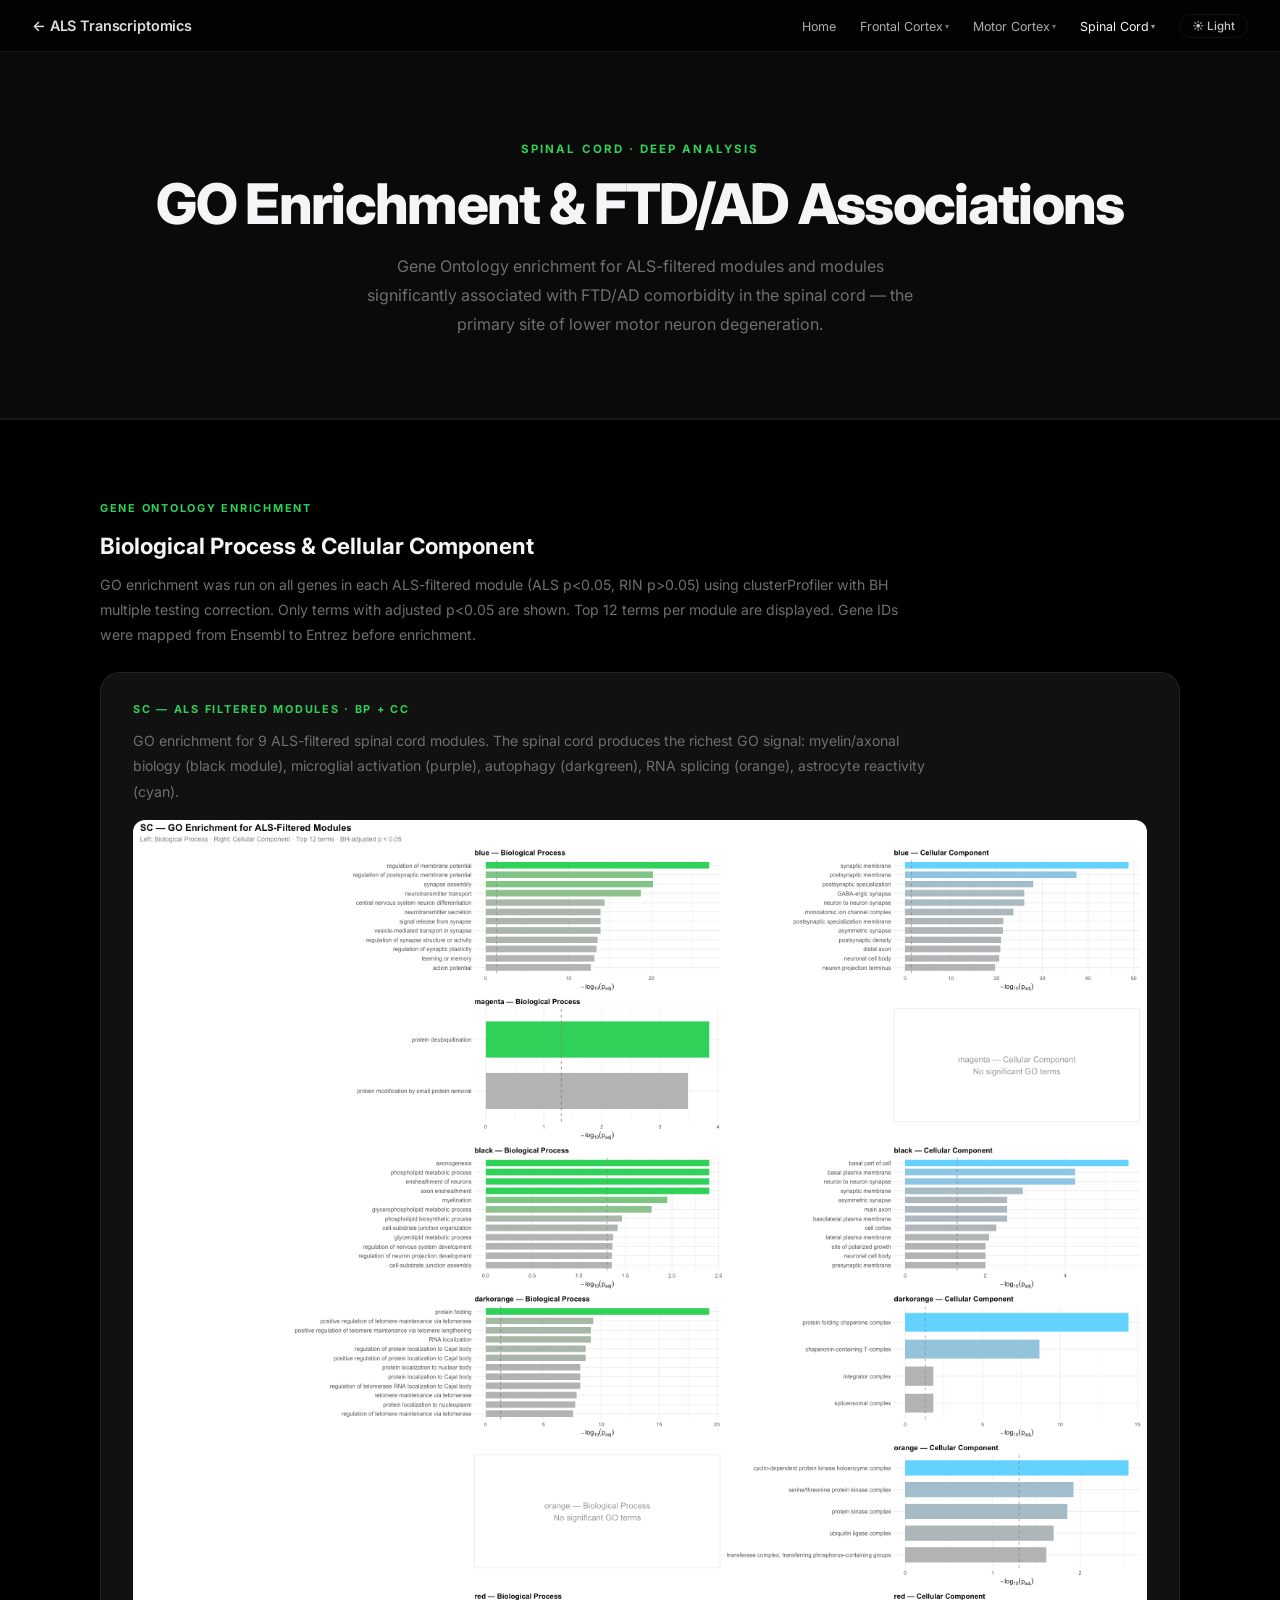
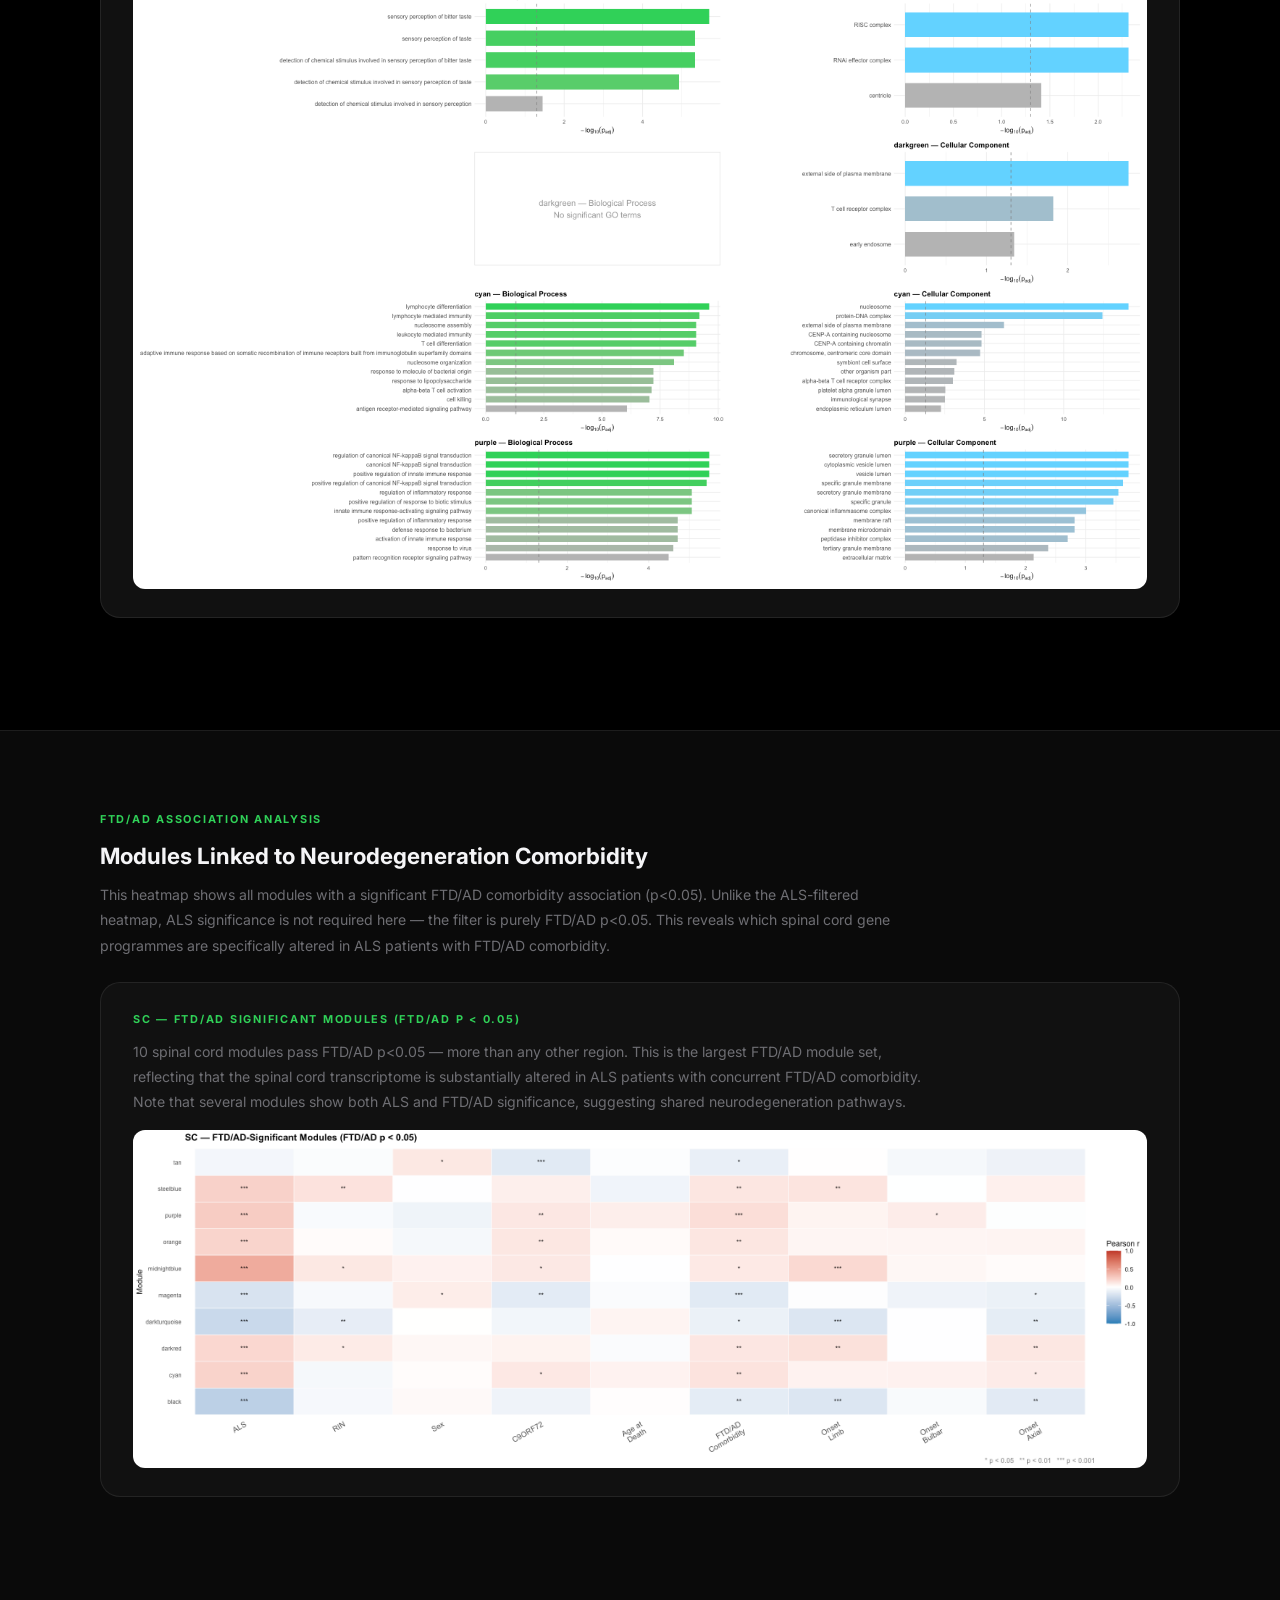
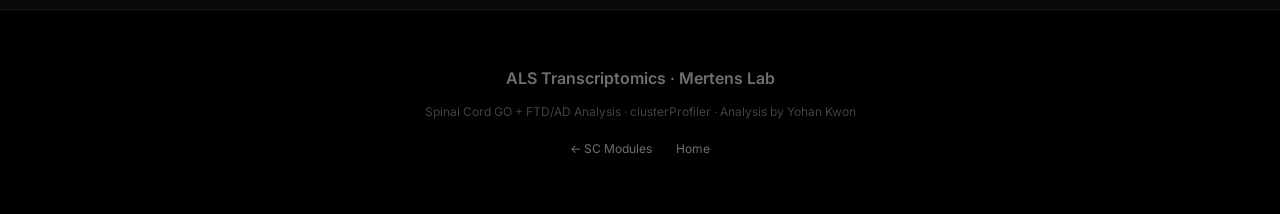
<file: sc_analysis.html>
<!DOCTYPE html>
<html lang="en">
<head>
  <meta charset="UTF-8" />
  <script>(function(){var t=localStorage.getItem('theme')||'dark';document.documentElement.setAttribute('data-theme',t);})();</script>
  <meta name="viewport" content="width=device-width, initial-scale=1.0" />
  <title>ALS Transcriptomics</title>
  <link rel="preconnect" href="https://fonts.googleapis.com" />
  <link href="https://fonts.googleapis.com/css2?family=Inter:wght@300;400;500;600;700;800;900&display=swap" rel="stylesheet" />
  <link rel="stylesheet" href="style.css" />
  <style>
    .page-hero { padding: 140px 24px 80px; text-align: center; background: var(--dark); border-bottom: 1px solid var(--border); }
    .page-hero-eye { font-size: 0.72rem; font-weight: 700; letter-spacing: 0.18em; text-transform: uppercase; color: var(--green); margin-bottom: 16px; }
    .page-hero-title { font-size: clamp(2rem, 5vw, 3.5rem); font-weight: 800; letter-spacing: -0.03em; line-height: 1.1; }
    .page-hero-sub { font-size: 1rem; color: var(--grey); max-width: 560px; margin: 16px auto 0; line-height: 1.8; }
    .analysis-section { padding: 80px 24px; border-top: 1px solid var(--border); }
    .analysis-label { font-size: 0.68rem; font-weight: 700; letter-spacing: 0.16em; text-transform: uppercase; color: var(--green); margin-bottom: 10px; }
    .analysis-title { font-size: 1.4rem; font-weight: 700; margin-bottom: 8px; }
    .analysis-desc { font-size: 0.88rem; color: var(--grey); line-height: 1.8; margin-bottom: 24px; max-width: 800px; }
    .img-card { background: var(--card); border: 1px solid var(--border); border-radius: 20px; padding: 28px 32px; margin-bottom: 32px; }
  </style>
</head>
<body>

<nav>
  <div class="nav-brand"><a href="index.html">← ALS Transcriptomics</a></div>
  <ul class="nav-links">
    <li><a href="index.html">Home</a></li>
    <li class="nav-dropdown">
      <a href="fc.html">Frontal Cortex</a>
      <ul class="dropdown-menu">
        <li><a href="fc.html">Overview</a></li>
        <li><a href="fc_analysis.html">Analysis</a></li>
        <li><a href="fc_celltype.html">Cell Types</a></li>
      </ul>
    </li>
    <li class="nav-dropdown">
      <a href="mc.html">Motor Cortex</a>
      <ul class="dropdown-menu">
        <li><a href="mc.html">Overview</a></li>
        <li><a href="mc_analysis.html">Analysis</a></li>
        <li><a href="mc_celltype.html">Cell Types</a></li>
      </ul>
    </li>
    <li class="nav-dropdown">
      <a href="sc.html" class="active">Spinal Cord</a>
      <ul class="dropdown-menu">
        <li><a href="sc.html">Overview</a></li>
        <li><a href="sc_analysis.html" class="active">Analysis</a></li>
        <li><a href="sc_celltype.html">Cell Types</a></li>
      </ul>
    </li>
    <li><button class="theme-toggle" onclick="toggleTheme()" id="theme-btn">☀ Light</button></li>
  </ul>
</nav>

<div class="page-hero">
  <div class="page-hero-eye">Spinal Cord · Deep Analysis</div>
  <h1 class="page-hero-title">GO Enrichment &amp; FTD/AD Associations</h1>
  <p class="page-hero-sub">Gene Ontology enrichment for ALS-filtered modules and modules significantly associated with FTD/AD comorbidity in the spinal cord — the primary site of lower motor neuron degeneration.</p>
</div>

<section class="analysis-section" style="background:var(--black);">
  <div class="container">
    <div class="analysis-label">Gene Ontology Enrichment</div>
    <h2 class="analysis-title">Biological Process &amp; Cellular Component</h2>
    <p class="analysis-desc">GO enrichment was run on all genes in each ALS-filtered module (ALS p&lt;0.05, RIN p&gt;0.05) using clusterProfiler with BH multiple testing correction. Only terms with adjusted p&lt;0.05 are shown. Top 12 terms per module are displayed. Gene IDs were mapped from Ensembl to Entrez before enrichment.</p>
    <div class="img-card reveal">
      <p class="analysis-label">SC — ALS Filtered Modules · BP + CC</p>
      <p class="analysis-desc" style="margin-bottom:16px;">GO enrichment for 9 ALS-filtered spinal cord modules. The spinal cord produces the richest GO signal: myelin/axonal biology (black module), microglial activation (purple), autophagy (darkgreen), RNA splicing (orange), astrocyte reactivity (cyan).</p>
      <img src="reports/SC_go_enrichment.png" alt="SC GO Enrichment" class="analysis-img" />
    </div>
  </div>
</section>

<section class="analysis-section" style="background:var(--dark);">
  <div class="container">
    <div class="analysis-label">FTD/AD Association Analysis</div>
    <h2 class="analysis-title">Modules Linked to Neurodegeneration Comorbidity</h2>
    <p class="analysis-desc">This heatmap shows all modules with a significant FTD/AD comorbidity association (p&lt;0.05). Unlike the ALS-filtered heatmap, ALS significance is not required here — the filter is purely FTD/AD p&lt;0.05. This reveals which spinal cord gene programmes are specifically altered in ALS patients with FTD/AD comorbidity.</p>
    <div class="img-card reveal">
      <p class="analysis-label">SC — FTD/AD Significant Modules (FTD/AD p &lt; 0.05)</p>
      <p class="analysis-desc" style="margin-bottom:16px;">10 spinal cord modules pass FTD/AD p&lt;0.05 — more than any other region. This is the largest FTD/AD module set, reflecting that the spinal cord transcriptome is substantially altered in ALS patients with concurrent FTD/AD comorbidity. Note that several modules show both ALS and FTD/AD significance, suggesting shared neurodegeneration pathways.</p>
      <img src="reports/SC_ftdad_heatmap.png" alt="SC FTD/AD Heatmap" class="analysis-img" />
    </div>
  </div>
</section>

<footer>
  <div class="footer-brand">ALS Transcriptomics · Mertens Lab</div>
  <p class="footer-note">Spinal Cord GO + FTD/AD Analysis · clusterProfiler · Analysis by Yohan Kwon</p>
  <div class="footer-links">
    <a href="sc.html">← SC Modules</a>
    <a href="index.html">Home</a>
  </div>
</footer>

<script>
function toggleTheme(){
  var h=document.documentElement;
  var next=h.getAttribute('data-theme')==='dark'?'light':'dark';
  h.setAttribute('data-theme',next);
  localStorage.setItem('theme',next);
  document.getElementById('theme-btn').textContent=next==='dark'?'☀ Light':'☾ Dark';
}
(function(){
  var t=localStorage.getItem('theme')||'dark';
  var btn=document.getElementById('theme-btn');
  if(btn) btn.textContent=t==='dark'?'☀ Light':'☾ Dark';
})();
const obs=new IntersectionObserver(entries=>{entries.forEach(e=>{if(e.isIntersecting){e.target.classList.add('visible');obs.unobserve(e.target);}});},{threshold:0.1});
document.querySelectorAll('.reveal,.reveal-left,.reveal-right,.stagger').forEach(el=>obs.observe(el));
</script>
</body>
</html>
</file>
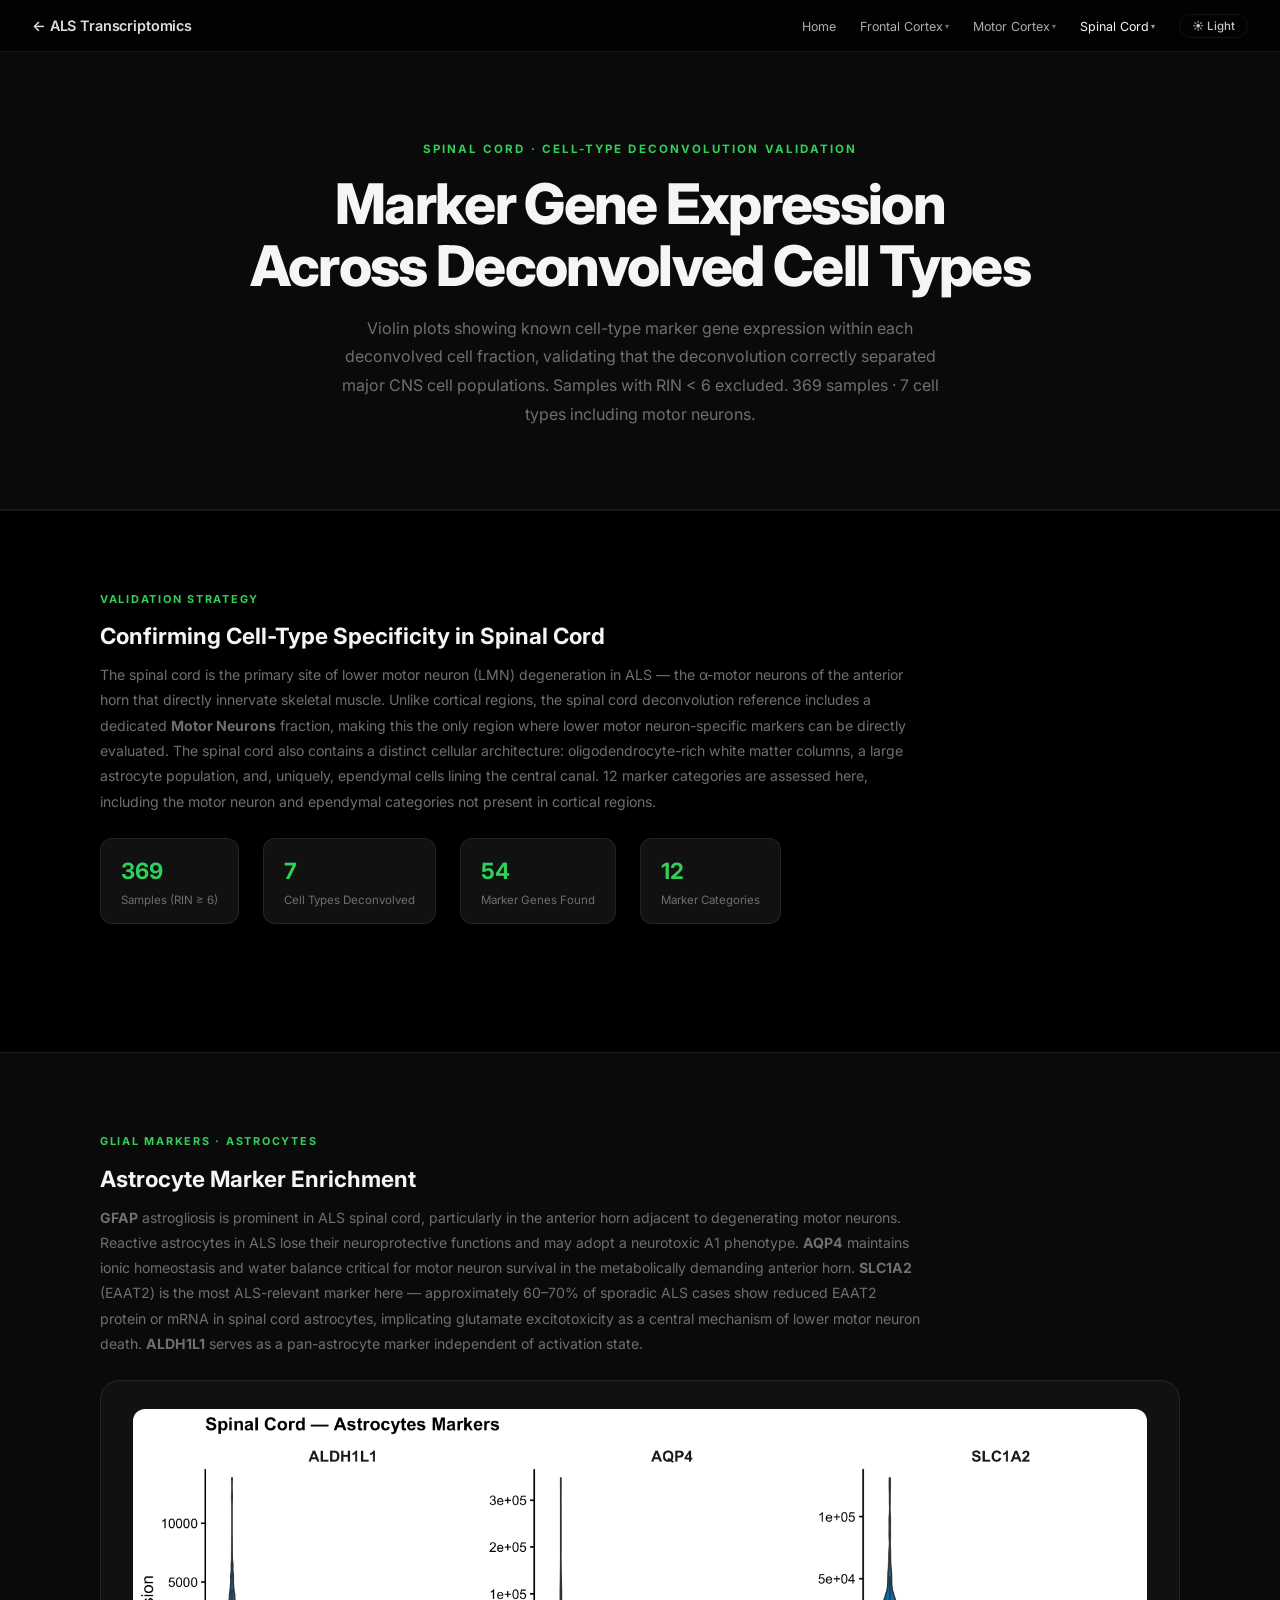
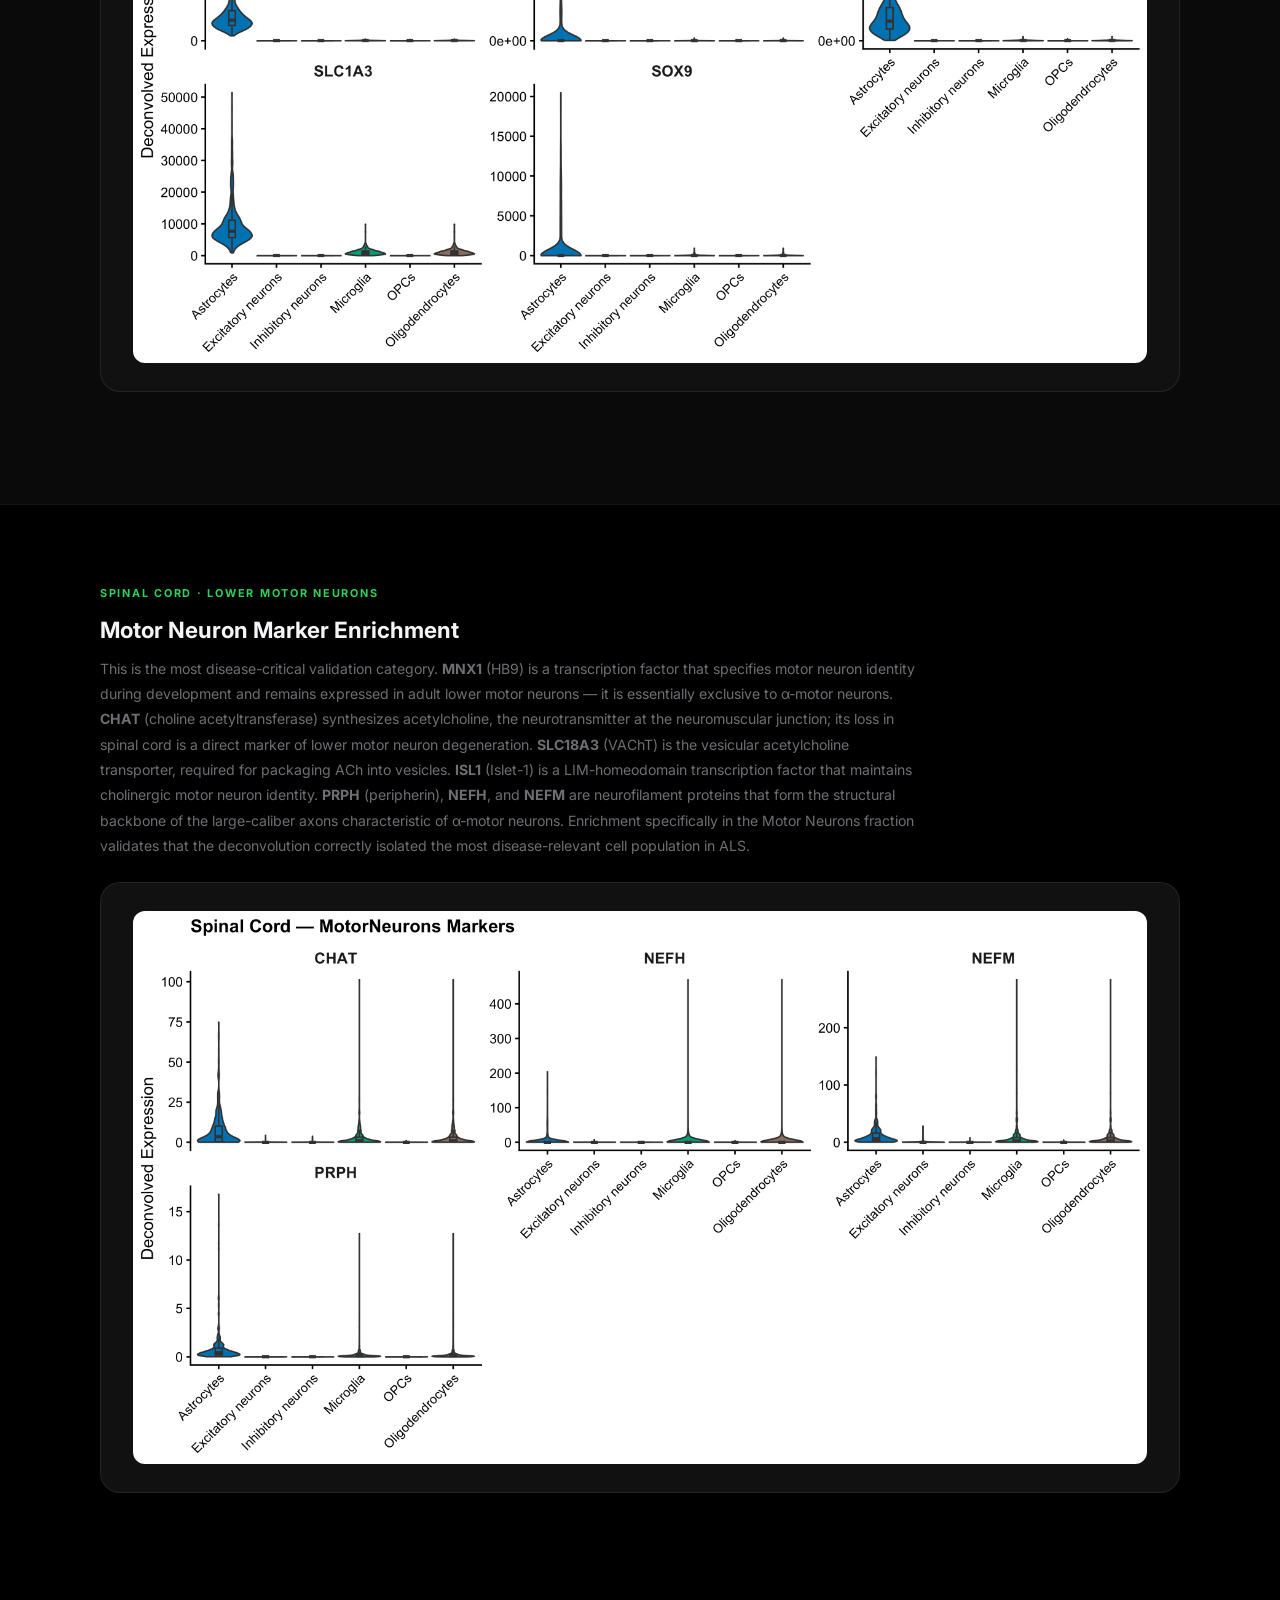
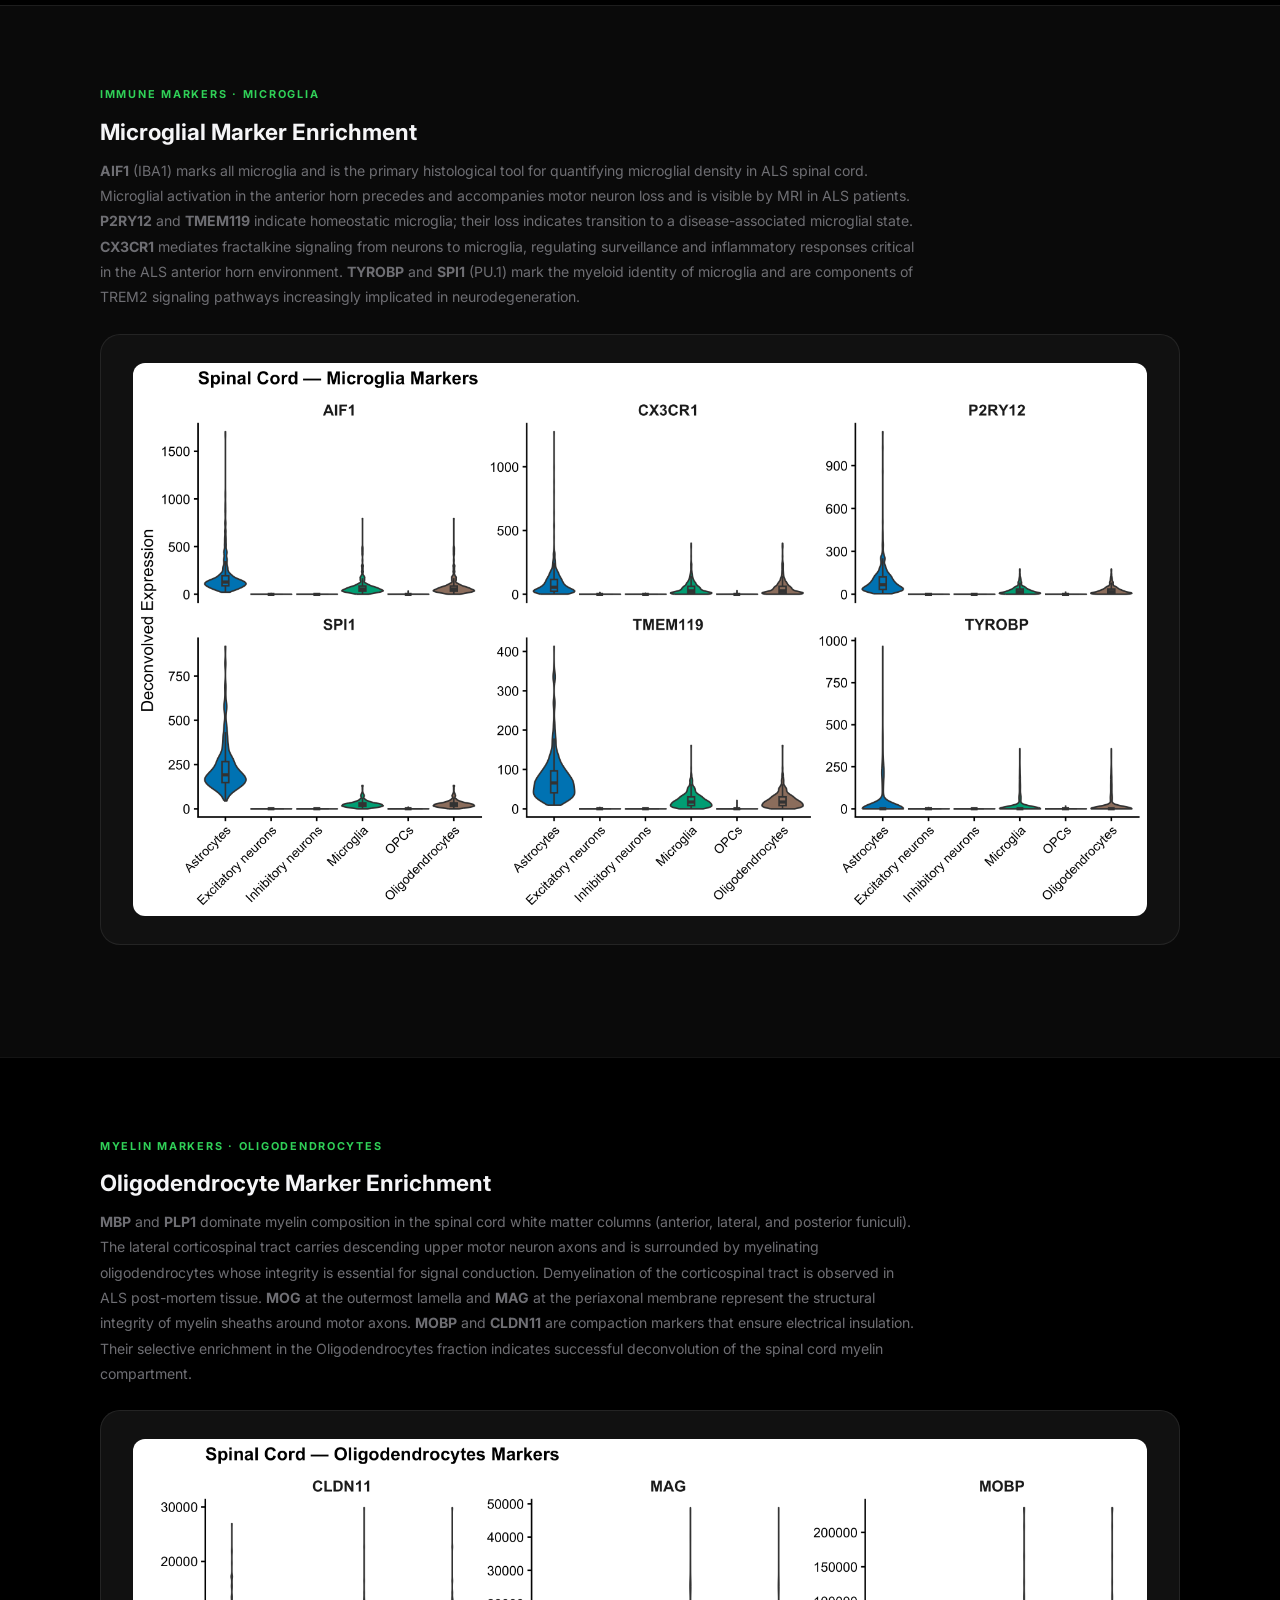
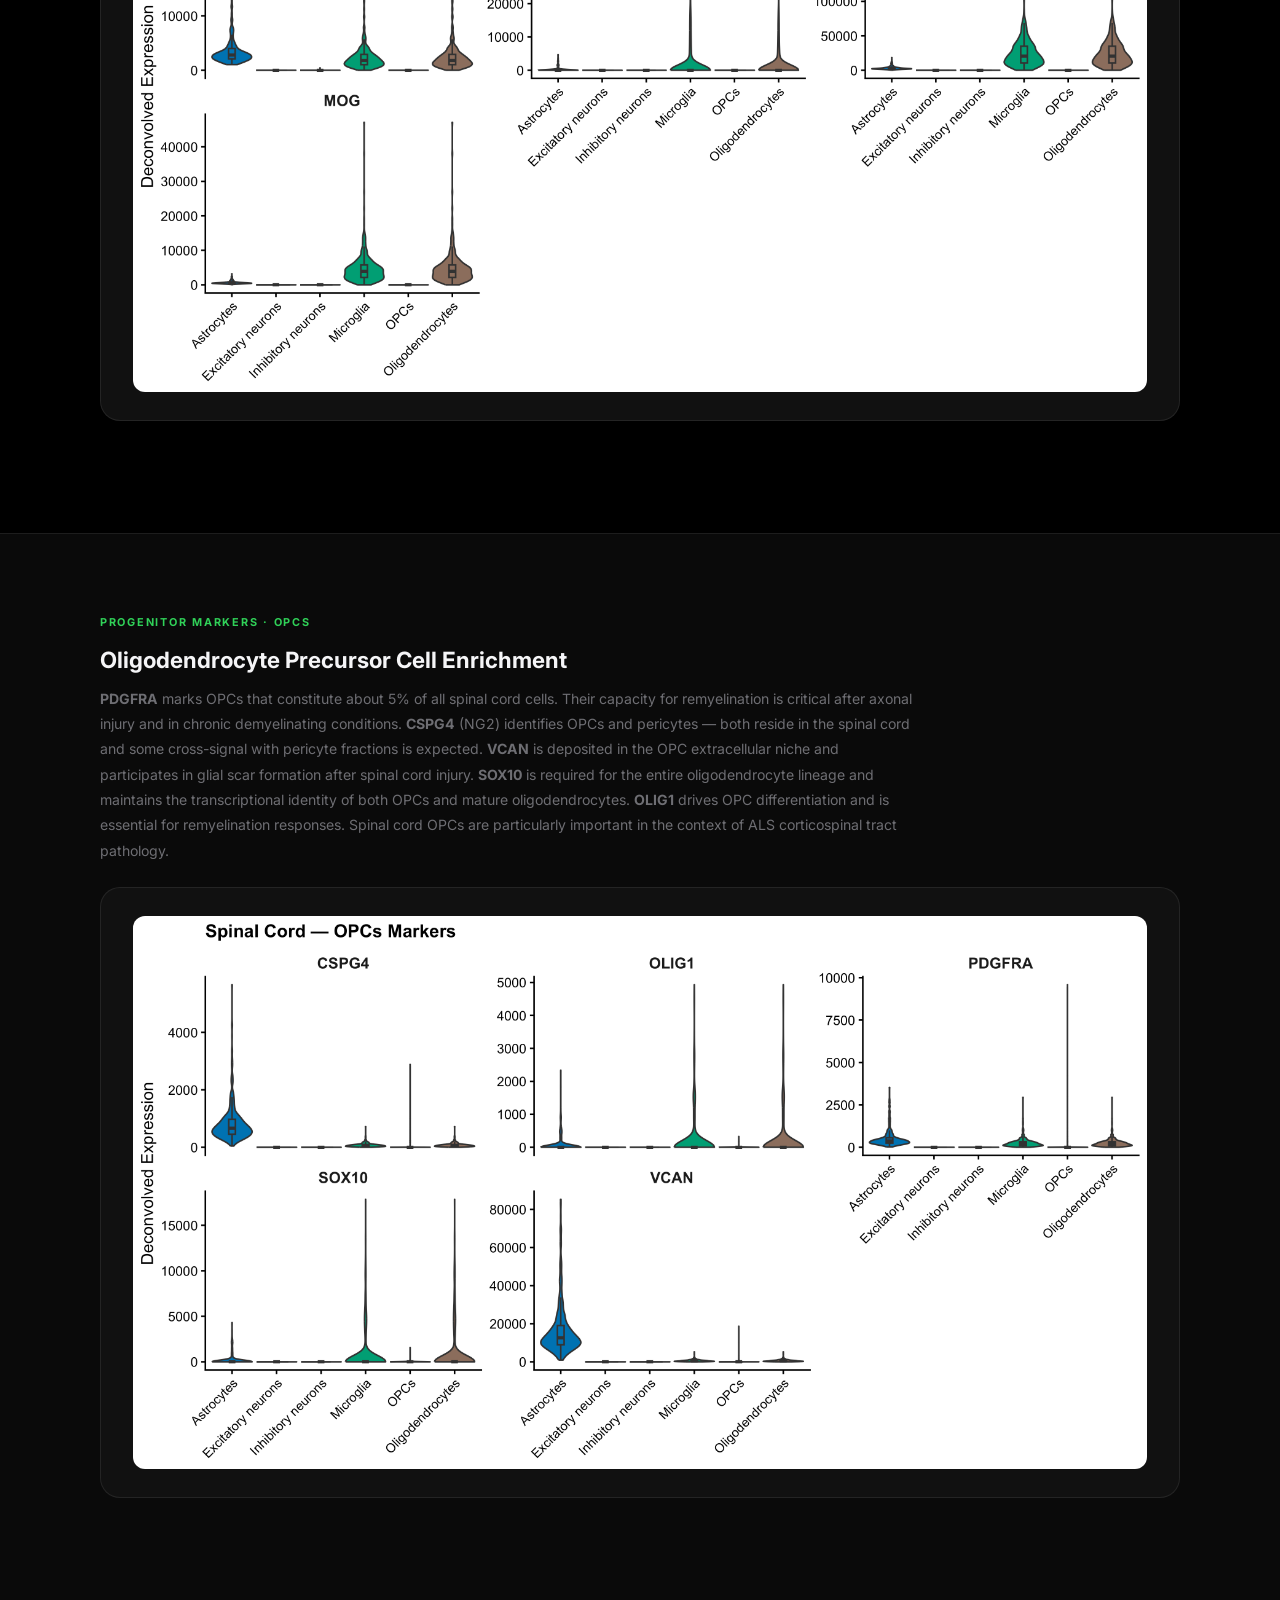
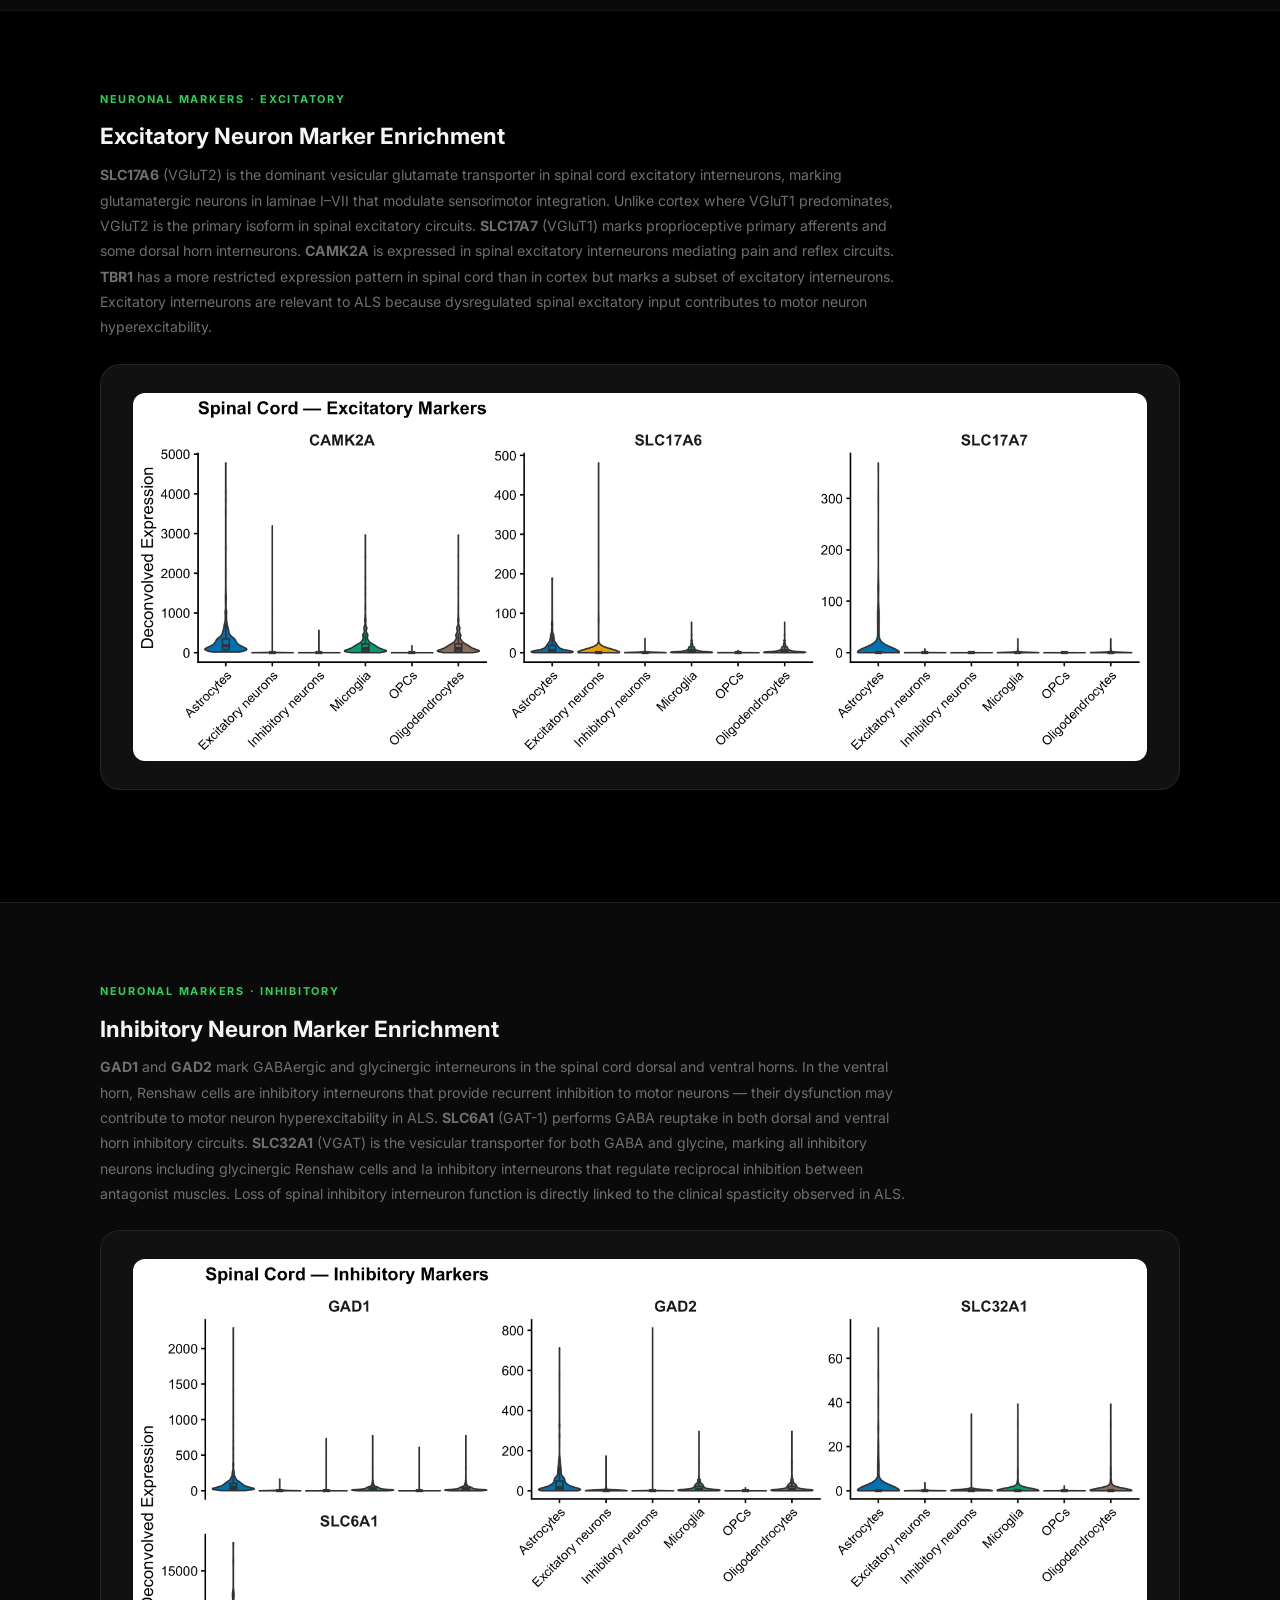
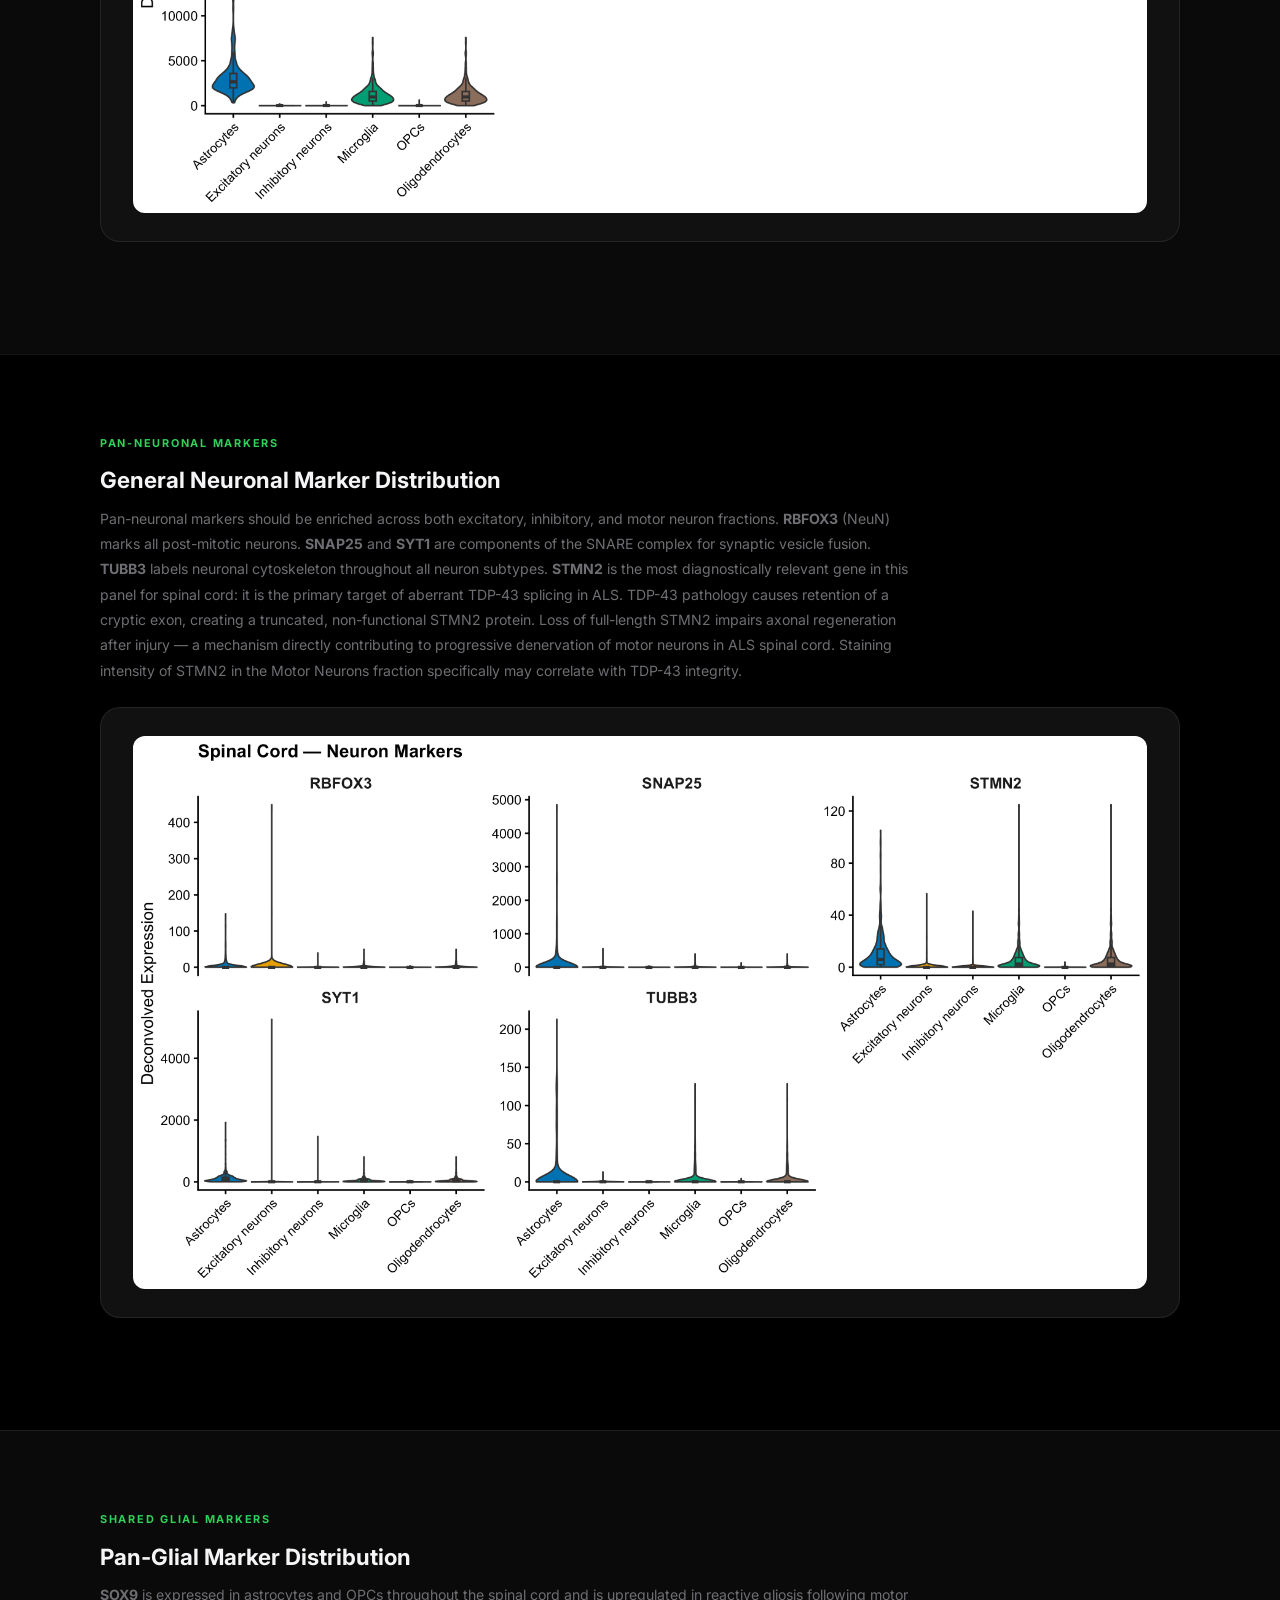
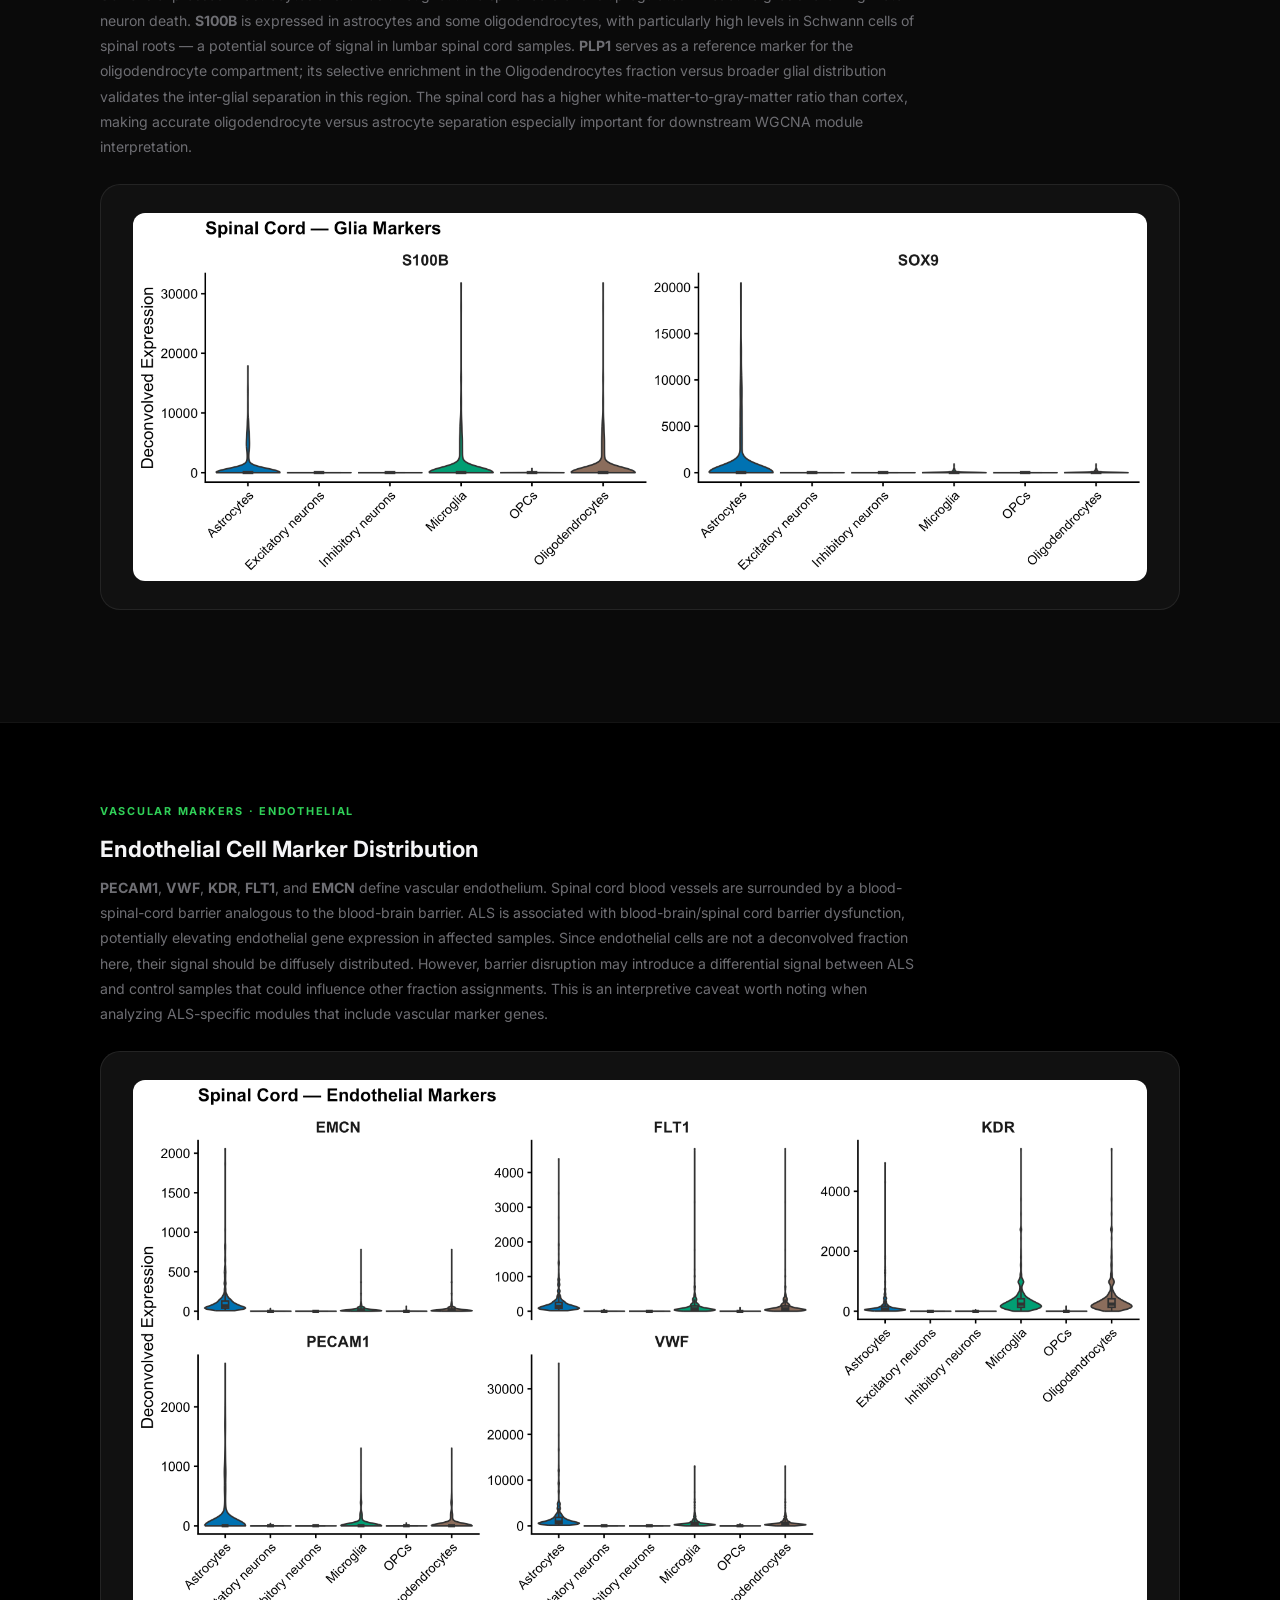
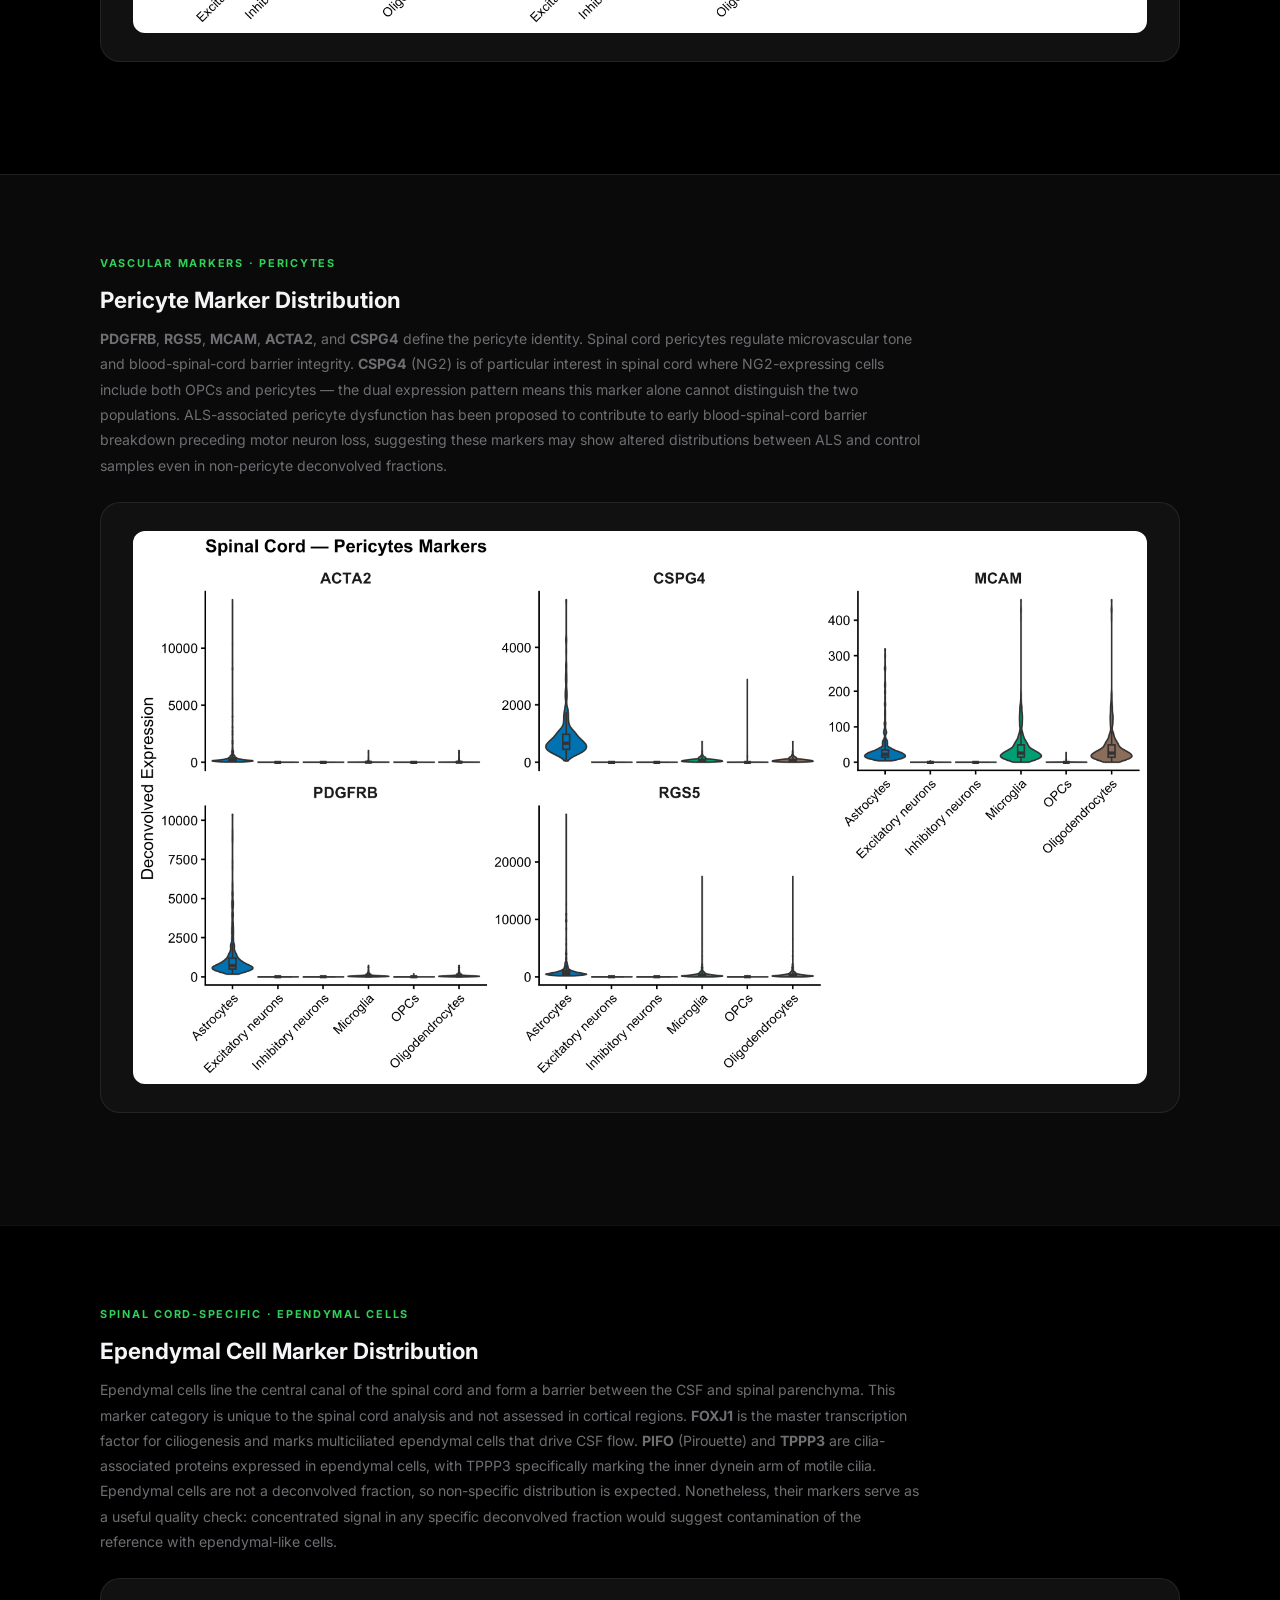
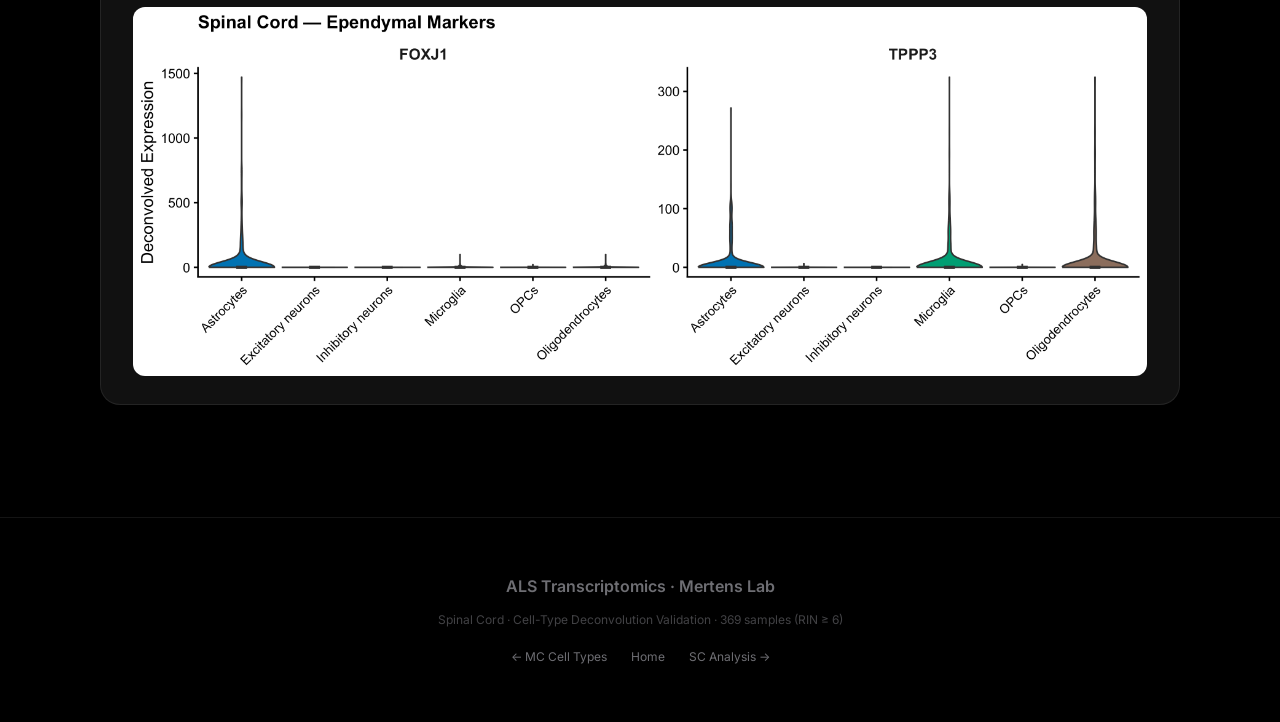
<file: sc_celltype.html>
<!DOCTYPE html>
<html lang="en">
<head>
  <meta charset="UTF-8" />
  <script>(function(){var t=localStorage.getItem('theme')||'dark';document.documentElement.setAttribute('data-theme',t);})();</script>
  <meta name="viewport" content="width=device-width, initial-scale=1.0" />
  <title>ALS Transcriptomics</title>
  <link rel="preconnect" href="https://fonts.googleapis.com" />
  <link href="https://fonts.googleapis.com/css2?family=Inter:wght@300;400;500;600;700;800;900&display=swap" rel="stylesheet" />
  <link rel="stylesheet" href="style.css" />
  <style>
    :root { --accent: #30d158; }
    [data-theme="light"] { --accent: #1a9e3f; }
    .page-hero { padding: 140px 24px 80px; text-align: center; background: var(--dark); border-bottom: 1px solid var(--border); }
    .page-hero-eye { font-size: 0.72rem; font-weight: 700; letter-spacing: 0.18em; text-transform: uppercase; color: var(--accent); margin-bottom: 16px; }
    .page-hero-title { font-size: clamp(2rem, 5vw, 3.5rem); font-weight: 800; letter-spacing: -0.03em; line-height: 1.1; }
    .page-hero-sub { font-size: 1rem; color: var(--grey); max-width: 620px; margin: 16px auto 0; line-height: 1.8; }
    .analysis-section { padding: 80px 24px; border-top: 1px solid var(--border); }
    .analysis-label { font-size: 0.68rem; font-weight: 700; letter-spacing: 0.16em; text-transform: uppercase; color: var(--accent); margin-bottom: 10px; }
    .analysis-title { font-size: 1.4rem; font-weight: 700; margin-bottom: 8px; }
    .analysis-desc { font-size: 0.88rem; color: var(--grey); line-height: 1.8; margin-bottom: 24px; max-width: 820px; }
    .img-card { background: var(--card); border: 1px solid var(--border); border-radius: 20px; padding: 28px 32px; margin-bottom: 32px; }
    .stats-row { display: flex; gap: 24px; flex-wrap: wrap; margin-bottom: 48px; }
    .stat-chip { background: var(--card); border: 1px solid var(--border); border-radius: 12px; padding: 14px 20px; }
    .stat-chip-num { font-size: 1.4rem; font-weight: 700; color: var(--accent); }
    .stat-chip-label { font-size: 0.72rem; color: var(--grey); margin-top: 2px; }
  </style>
</head>
<body>

<nav>
  <div class="nav-brand"><a href="index.html">← ALS Transcriptomics</a></div>
  <ul class="nav-links">
    <li><a href="index.html">Home</a></li>
    <li class="nav-dropdown">
      <a href="fc.html">Frontal Cortex</a>
      <ul class="dropdown-menu">
        <li><a href="fc.html">Overview</a></li>
        <li><a href="fc_analysis.html">Analysis</a></li>
        <li><a href="fc_celltype.html">Cell Types</a></li>
      </ul>
    </li>
    <li class="nav-dropdown">
      <a href="mc.html">Motor Cortex</a>
      <ul class="dropdown-menu">
        <li><a href="mc.html">Overview</a></li>
        <li><a href="mc_analysis.html">Analysis</a></li>
        <li><a href="mc_celltype.html">Cell Types</a></li>
      </ul>
    </li>
    <li class="nav-dropdown">
      <a href="sc.html" class="active">Spinal Cord</a>
      <ul class="dropdown-menu">
        <li><a href="sc.html">Overview</a></li>
        <li><a href="sc_analysis.html">Analysis</a></li>
        <li><a href="sc_celltype.html" class="active">Cell Types</a></li>
      </ul>
    </li>
    <li><button class="theme-toggle" onclick="toggleTheme()" id="theme-btn">☀ Light</button></li>
  </ul>
</nav>

<div class="page-hero">
  <div class="page-hero-eye">Spinal Cord · Cell-Type Deconvolution Validation</div>
  <h1 class="page-hero-title">Marker Gene Expression<br>Across Deconvolved Cell Types</h1>
  <p class="page-hero-sub">Violin plots showing known cell-type marker gene expression within each deconvolved cell fraction, validating that the deconvolution correctly separated major CNS cell populations. Samples with RIN &lt; 6 excluded. 369 samples · 7 cell types including motor neurons.</p>
</div>

<!-- OVERVIEW -->
<section class="analysis-section" style="background:var(--black);">
  <div class="container">
    <div class="analysis-label">Validation Strategy</div>
    <h2 class="analysis-title">Confirming Cell-Type Specificity in Spinal Cord</h2>
    <p class="analysis-desc">The spinal cord is the primary site of lower motor neuron (LMN) degeneration in ALS — the α-motor neurons of the anterior horn that directly innervate skeletal muscle. Unlike cortical regions, the spinal cord deconvolution reference includes a dedicated <strong>Motor Neurons</strong> fraction, making this the only region where lower motor neuron-specific markers can be directly evaluated. The spinal cord also contains a distinct cellular architecture: oligodendrocyte-rich white matter columns, a large astrocyte population, and, uniquely, ependymal cells lining the central canal. 12 marker categories are assessed here, including the motor neuron and ependymal categories not present in cortical regions.</p>
    <div class="stats-row stagger">
      <div class="stat-chip"><div class="stat-chip-num">369</div><div class="stat-chip-label">Samples (RIN ≥ 6)</div></div>
      <div class="stat-chip"><div class="stat-chip-num">7</div><div class="stat-chip-label">Cell Types Deconvolved</div></div>
      <div class="stat-chip"><div class="stat-chip-num">54</div><div class="stat-chip-label">Marker Genes Found</div></div>
      <div class="stat-chip"><div class="stat-chip-num">12</div><div class="stat-chip-label">Marker Categories</div></div>
    </div>
  </div>
</section>

<!-- ASTROCYTES -->
<section class="analysis-section" style="background:var(--dark);">
  <div class="container">
    <div class="analysis-label">Glial Markers · Astrocytes</div>
    <h2 class="analysis-title">Astrocyte Marker Enrichment</h2>
    <p class="analysis-desc"><strong>GFAP</strong> astrogliosis is prominent in ALS spinal cord, particularly in the anterior horn adjacent to degenerating motor neurons. Reactive astrocytes in ALS lose their neuroprotective functions and may adopt a neurotoxic A1 phenotype. <strong>AQP4</strong> maintains ionic homeostasis and water balance critical for motor neuron survival in the metabolically demanding anterior horn. <strong>SLC1A2</strong> (EAAT2) is the most ALS-relevant marker here — approximately 60–70% of sporadic ALS cases show reduced EAAT2 protein or mRNA in spinal cord astrocytes, implicating glutamate excitotoxicity as a central mechanism of lower motor neuron death. <strong>ALDH1L1</strong> serves as a pan-astrocyte marker independent of activation state.</p>
    <div class="img-card reveal">
      <img src="reports/cell_type_validation/SC/Astrocytes_markers.png" alt="SC Astrocyte Markers" class="analysis-img" />
    </div>
  </div>
</section>

<!-- MOTOR NEURONS -->
<section class="analysis-section" style="background:var(--black);">
  <div class="container">
    <div class="analysis-label">Spinal Cord · Lower Motor Neurons</div>
    <h2 class="analysis-title">Motor Neuron Marker Enrichment</h2>
    <p class="analysis-desc">This is the most disease-critical validation category. <strong>MNX1</strong> (HB9) is a transcription factor that specifies motor neuron identity during development and remains expressed in adult lower motor neurons — it is essentially exclusive to α-motor neurons. <strong>CHAT</strong> (choline acetyltransferase) synthesizes acetylcholine, the neurotransmitter at the neuromuscular junction; its loss in spinal cord is a direct marker of lower motor neuron degeneration. <strong>SLC18A3</strong> (VAChT) is the vesicular acetylcholine transporter, required for packaging ACh into vesicles. <strong>ISL1</strong> (Islet-1) is a LIM-homeodomain transcription factor that maintains cholinergic motor neuron identity. <strong>PRPH</strong> (peripherin), <strong>NEFH</strong>, and <strong>NEFM</strong> are neurofilament proteins that form the structural backbone of the large-caliber axons characteristic of α-motor neurons. Enrichment specifically in the Motor Neurons fraction validates that the deconvolution correctly isolated the most disease-relevant cell population in ALS.</p>
    <div class="img-card reveal">
      <img src="reports/cell_type_validation/SC/MotorNeurons_markers.png" alt="SC Motor Neuron Markers" class="analysis-img" />
    </div>
  </div>
</section>

<!-- MICROGLIA -->
<section class="analysis-section" style="background:var(--dark);">
  <div class="container">
    <div class="analysis-label">Immune Markers · Microglia</div>
    <h2 class="analysis-title">Microglial Marker Enrichment</h2>
    <p class="analysis-desc"><strong>AIF1</strong> (IBA1) marks all microglia and is the primary histological tool for quantifying microglial density in ALS spinal cord. Microglial activation in the anterior horn precedes and accompanies motor neuron loss and is visible by MRI in ALS patients. <strong>P2RY12</strong> and <strong>TMEM119</strong> indicate homeostatic microglia; their loss indicates transition to a disease-associated microglial state. <strong>CX3CR1</strong> mediates fractalkine signaling from neurons to microglia, regulating surveillance and inflammatory responses critical in the ALS anterior horn environment. <strong>TYROBP</strong> and <strong>SPI1</strong> (PU.1) mark the myeloid identity of microglia and are components of TREM2 signaling pathways increasingly implicated in neurodegeneration.</p>
    <div class="img-card reveal">
      <img src="reports/cell_type_validation/SC/Microglia_markers.png" alt="SC Microglia Markers" class="analysis-img" />
    </div>
  </div>
</section>

<!-- OLIGODENDROCYTES -->
<section class="analysis-section" style="background:var(--black);">
  <div class="container">
    <div class="analysis-label">Myelin Markers · Oligodendrocytes</div>
    <h2 class="analysis-title">Oligodendrocyte Marker Enrichment</h2>
    <p class="analysis-desc"><strong>MBP</strong> and <strong>PLP1</strong> dominate myelin composition in the spinal cord white matter columns (anterior, lateral, and posterior funiculi). The lateral corticospinal tract carries descending upper motor neuron axons and is surrounded by myelinating oligodendrocytes whose integrity is essential for signal conduction. Demyelination of the corticospinal tract is observed in ALS post-mortem tissue. <strong>MOG</strong> at the outermost lamella and <strong>MAG</strong> at the periaxonal membrane represent the structural integrity of myelin sheaths around motor axons. <strong>MOBP</strong> and <strong>CLDN11</strong> are compaction markers that ensure electrical insulation. Their selective enrichment in the Oligodendrocytes fraction indicates successful deconvolution of the spinal cord myelin compartment.</p>
    <div class="img-card reveal">
      <img src="reports/cell_type_validation/SC/Oligodendrocytes_markers.png" alt="SC Oligodendrocyte Markers" class="analysis-img" />
    </div>
  </div>
</section>

<!-- OPCs -->
<section class="analysis-section" style="background:var(--dark);">
  <div class="container">
    <div class="analysis-label">Progenitor Markers · OPCs</div>
    <h2 class="analysis-title">Oligodendrocyte Precursor Cell Enrichment</h2>
    <p class="analysis-desc"><strong>PDGFRA</strong> marks OPCs that constitute about 5% of all spinal cord cells. Their capacity for remyelination is critical after axonal injury and in chronic demyelinating conditions. <strong>CSPG4</strong> (NG2) identifies OPCs and pericytes — both reside in the spinal cord and some cross-signal with pericyte fractions is expected. <strong>VCAN</strong> is deposited in the OPC extracellular niche and participates in glial scar formation after spinal cord injury. <strong>SOX10</strong> is required for the entire oligodendrocyte lineage and maintains the transcriptional identity of both OPCs and mature oligodendrocytes. <strong>OLIG1</strong> drives OPC differentiation and is essential for remyelination responses. Spinal cord OPCs are particularly important in the context of ALS corticospinal tract pathology.</p>
    <div class="img-card reveal">
      <img src="reports/cell_type_validation/SC/OPCs_markers.png" alt="SC OPC Markers" class="analysis-img" />
    </div>
  </div>
</section>

<!-- EXCITATORY -->
<section class="analysis-section" style="background:var(--black);">
  <div class="container">
    <div class="analysis-label">Neuronal Markers · Excitatory</div>
    <h2 class="analysis-title">Excitatory Neuron Marker Enrichment</h2>
    <p class="analysis-desc"><strong>SLC17A6</strong> (VGluT2) is the dominant vesicular glutamate transporter in spinal cord excitatory interneurons, marking glutamatergic neurons in laminae I–VII that modulate sensorimotor integration. Unlike cortex where VGluT1 predominates, VGluT2 is the primary isoform in spinal excitatory circuits. <strong>SLC17A7</strong> (VGluT1) marks proprioceptive primary afferents and some dorsal horn interneurons. <strong>CAMK2A</strong> is expressed in spinal excitatory interneurons mediating pain and reflex circuits. <strong>TBR1</strong> has a more restricted expression pattern in spinal cord than in cortex but marks a subset of excitatory interneurons. Excitatory interneurons are relevant to ALS because dysregulated spinal excitatory input contributes to motor neuron hyperexcitability.</p>
    <div class="img-card reveal">
      <img src="reports/cell_type_validation/SC/Excitatory_markers.png" alt="SC Excitatory Markers" class="analysis-img" />
    </div>
  </div>
</section>

<!-- INHIBITORY -->
<section class="analysis-section" style="background:var(--dark);">
  <div class="container">
    <div class="analysis-label">Neuronal Markers · Inhibitory</div>
    <h2 class="analysis-title">Inhibitory Neuron Marker Enrichment</h2>
    <p class="analysis-desc"><strong>GAD1</strong> and <strong>GAD2</strong> mark GABAergic and glycinergic interneurons in the spinal cord dorsal and ventral horns. In the ventral horn, Renshaw cells are inhibitory interneurons that provide recurrent inhibition to motor neurons — their dysfunction may contribute to motor neuron hyperexcitability in ALS. <strong>SLC6A1</strong> (GAT-1) performs GABA reuptake in both dorsal and ventral horn inhibitory circuits. <strong>SLC32A1</strong> (VGAT) is the vesicular transporter for both GABA and glycine, marking all inhibitory neurons including glycinergic Renshaw cells and Ia inhibitory interneurons that regulate reciprocal inhibition between antagonist muscles. Loss of spinal inhibitory interneuron function is directly linked to the clinical spasticity observed in ALS.</p>
    <div class="img-card reveal">
      <img src="reports/cell_type_validation/SC/Inhibitory_markers.png" alt="SC Inhibitory Markers" class="analysis-img" />
    </div>
  </div>
</section>

<!-- NEURON -->
<section class="analysis-section" style="background:var(--black);">
  <div class="container">
    <div class="analysis-label">Pan-Neuronal Markers</div>
    <h2 class="analysis-title">General Neuronal Marker Distribution</h2>
    <p class="analysis-desc">Pan-neuronal markers should be enriched across both excitatory, inhibitory, and motor neuron fractions. <strong>RBFOX3</strong> (NeuN) marks all post-mitotic neurons. <strong>SNAP25</strong> and <strong>SYT1</strong> are components of the SNARE complex for synaptic vesicle fusion. <strong>TUBB3</strong> labels neuronal cytoskeleton throughout all neuron subtypes. <strong>STMN2</strong> is the most diagnostically relevant gene in this panel for spinal cord: it is the primary target of aberrant TDP-43 splicing in ALS. TDP-43 pathology causes retention of a cryptic exon, creating a truncated, non-functional STMN2 protein. Loss of full-length STMN2 impairs axonal regeneration after injury — a mechanism directly contributing to progressive denervation of motor neurons in ALS spinal cord. Staining intensity of STMN2 in the Motor Neurons fraction specifically may correlate with TDP-43 integrity.</p>
    <div class="img-card reveal">
      <img src="reports/cell_type_validation/SC/Neuron_markers.png" alt="SC Neuron Markers" class="analysis-img" />
    </div>
  </div>
</section>

<!-- GLIA -->
<section class="analysis-section" style="background:var(--dark);">
  <div class="container">
    <div class="analysis-label">Shared Glial Markers</div>
    <h2 class="analysis-title">Pan-Glial Marker Distribution</h2>
    <p class="analysis-desc"><strong>SOX9</strong> is expressed in astrocytes and OPCs throughout the spinal cord and is upregulated in reactive gliosis following motor neuron death. <strong>S100B</strong> is expressed in astrocytes and some oligodendrocytes, with particularly high levels in Schwann cells of spinal roots — a potential source of signal in lumbar spinal cord samples. <strong>PLP1</strong> serves as a reference marker for the oligodendrocyte compartment; its selective enrichment in the Oligodendrocytes fraction versus broader glial distribution validates the inter-glial separation in this region. The spinal cord has a higher white-matter-to-gray-matter ratio than cortex, making accurate oligodendrocyte versus astrocyte separation especially important for downstream WGCNA module interpretation.</p>
    <div class="img-card reveal">
      <img src="reports/cell_type_validation/SC/Glia_markers.png" alt="SC Glia Markers" class="analysis-img" />
    </div>
  </div>
</section>

<!-- ENDOTHELIAL -->
<section class="analysis-section" style="background:var(--black);">
  <div class="container">
    <div class="analysis-label">Vascular Markers · Endothelial</div>
    <h2 class="analysis-title">Endothelial Cell Marker Distribution</h2>
    <p class="analysis-desc"><strong>PECAM1</strong>, <strong>VWF</strong>, <strong>KDR</strong>, <strong>FLT1</strong>, and <strong>EMCN</strong> define vascular endothelium. Spinal cord blood vessels are surrounded by a blood-spinal-cord barrier analogous to the blood-brain barrier. ALS is associated with blood-brain/spinal cord barrier dysfunction, potentially elevating endothelial gene expression in affected samples. Since endothelial cells are not a deconvolved fraction here, their signal should be diffusely distributed. However, barrier disruption may introduce a differential signal between ALS and control samples that could influence other fraction assignments. This is an interpretive caveat worth noting when analyzing ALS-specific modules that include vascular marker genes.</p>
    <div class="img-card reveal">
      <img src="reports/cell_type_validation/SC/Endothelial_markers.png" alt="SC Endothelial Markers" class="analysis-img" />
    </div>
  </div>
</section>

<!-- PERICYTES -->
<section class="analysis-section" style="background:var(--dark);">
  <div class="container">
    <div class="analysis-label">Vascular Markers · Pericytes</div>
    <h2 class="analysis-title">Pericyte Marker Distribution</h2>
    <p class="analysis-desc"><strong>PDGFRB</strong>, <strong>RGS5</strong>, <strong>MCAM</strong>, <strong>ACTA2</strong>, and <strong>CSPG4</strong> define the pericyte identity. Spinal cord pericytes regulate microvascular tone and blood-spinal-cord barrier integrity. <strong>CSPG4</strong> (NG2) is of particular interest in spinal cord where NG2-expressing cells include both OPCs and pericytes — the dual expression pattern means this marker alone cannot distinguish the two populations. ALS-associated pericyte dysfunction has been proposed to contribute to early blood-spinal-cord barrier breakdown preceding motor neuron loss, suggesting these markers may show altered distributions between ALS and control samples even in non-pericyte deconvolved fractions.</p>
    <div class="img-card reveal">
      <img src="reports/cell_type_validation/SC/Pericytes_markers.png" alt="SC Pericyte Markers" class="analysis-img" />
    </div>
  </div>
</section>

<!-- EPENDYMAL -->
<section class="analysis-section" style="background:var(--black);">
  <div class="container">
    <div class="analysis-label">Spinal Cord-Specific · Ependymal Cells</div>
    <h2 class="analysis-title">Ependymal Cell Marker Distribution</h2>
    <p class="analysis-desc">Ependymal cells line the central canal of the spinal cord and form a barrier between the CSF and spinal parenchyma. This marker category is unique to the spinal cord analysis and not assessed in cortical regions. <strong>FOXJ1</strong> is the master transcription factor for ciliogenesis and marks multiciliated ependymal cells that drive CSF flow. <strong>PIFO</strong> (Pirouette) and <strong>TPPP3</strong> are cilia-associated proteins expressed in ependymal cells, with TPPP3 specifically marking the inner dynein arm of motile cilia. Ependymal cells are not a deconvolved fraction, so non-specific distribution is expected. Nonetheless, their markers serve as a useful quality check: concentrated signal in any specific deconvolved fraction would suggest contamination of the reference with ependymal-like cells.</p>
    <div class="img-card reveal">
      <img src="reports/cell_type_validation/SC/Ependymal_markers.png" alt="SC Ependymal Markers" class="analysis-img" />
    </div>
  </div>
</section>

<footer>
  <div class="footer-brand">ALS Transcriptomics · Mertens Lab</div>
  <p class="footer-note">Spinal Cord · Cell-Type Deconvolution Validation · 369 samples (RIN ≥ 6)</p>
  <div class="footer-links">
    <a href="mc_celltype.html">← MC Cell Types</a>
    <a href="index.html">Home</a>
    <a href="sc_analysis.html">SC Analysis →</a>
  </div>
</footer>

<script>
function toggleTheme(){var h=document.documentElement;var next=h.getAttribute('data-theme')==='dark'?'light':'dark';h.setAttribute('data-theme',next);localStorage.setItem('theme',next);document.getElementById('theme-btn').textContent=next==='dark'?'☀ Light':'☾ Dark';}
(function(){var t=localStorage.getItem('theme')||'dark';var btn=document.getElementById('theme-btn');if(btn)btn.textContent=t==='dark'?'☀ Light':'☾ Dark';})();
const obs=new IntersectionObserver(entries=>{entries.forEach(e=>{if(e.isIntersecting){e.target.classList.add('visible');obs.unobserve(e.target);}});},{threshold:0.1});
document.querySelectorAll('.reveal,.reveal-left,.reveal-right,.stagger').forEach(el=>obs.observe(el));
</script>
</body>
</html>
</file>
<file: style.css>
/* ── Reset & Variables ────────────────────────────────────────────────────── */
*, *::before, *::after { box-sizing: border-box; margin: 0; padding: 0; }
:root {
  --black:  #000;
  --dark:   #0a0a0a;
  --card:   #111;
  --card2:  #161616;
  --border: rgba(255,255,255,0.08);
  --white:  #f5f5f7;
  --grey:   #6e6e73;
  --blue:   #2997ff;
  --purple: #bf5af2;
  --green:  #30d158;
  --orange: #ff9f0a;
  --red:    #ff453a;
  --teal:   #64d2ff;
  --shadow: rgba(0,0,0,0.4);
  --img-filter: none;
}
[data-theme="light"] {
  --black:  #ffffff;
  --dark:   #f5f5f7;
  --card:   #ffffff;
  --card2:  #e8e8ed;
  --border: rgba(0,0,0,0.1);
  --white:  #1d1d1f;
  --grey:   #515154;
  --blue:   #0071e3;
  --purple: #9b59b6;
  --green:  #1a8c3a;
  --orange: #c45b00;
  --red:    #d93025;
  --teal:   #0077b6;
  --shadow: rgba(0,0,0,0.12);
  --img-filter: brightness(0.97) contrast(1.02);
}
html { scroll-behavior: smooth; }
body {
  font-family: 'Inter', -apple-system, BlinkMacSystemFont, sans-serif;
  background: var(--black); color: var(--white);
  overflow-x: hidden; line-height: 1.6;
  transition: background 0.3s, color 0.3s;
}

/* ── Nav ──────────────────────────────────────────────────────────────────── */
nav {
  position: fixed; top: 0; left: 0; right: 0; z-index: 100; height: 52px;
  display: flex; align-items: center; justify-content: space-between;
  padding: 0 32px;
  background: rgba(0,0,0,0.72);
  backdrop-filter: saturate(180%) blur(20px);
  -webkit-backdrop-filter: saturate(180%) blur(20px);
  border-bottom: 1px solid var(--border);
  transition: background 0.3s, border-color 0.3s;
}
[data-theme="light"] nav {
  background: rgba(255,255,255,0.82);
}
.nav-brand { font-size: 0.9rem; font-weight: 600; letter-spacing: -0.01em; opacity: 0.9; }
.nav-brand a { color: var(--white); text-decoration: none; }
.nav-links { display: flex; gap: 24px; list-style: none; flex-wrap: wrap; align-items: center; }
.nav-links a { font-size: 0.78rem; color: var(--white); text-decoration: none; opacity: 0.7; transition: opacity 0.2s; }
.nav-links a:hover, .nav-links a.active { opacity: 1; }

/* ── Theme Toggle ─────────────────────────────────────────────────────────── */
.theme-toggle {
  background: none; border: 1px solid var(--border); border-radius: 20px;
  color: var(--white); cursor: pointer; padding: 4px 12px; font-size: 0.72rem;
  font-weight: 500; font-family: inherit; opacity: 0.8; transition: all 0.2s;
  display: flex; align-items: center; gap: 5px; white-space: nowrap;
}
.theme-toggle:hover { opacity: 1; background: rgba(255,255,255,0.08); }
[data-theme="light"] .theme-toggle:hover { background: rgba(0,0,0,0.06); }

/* ── Scroll Reveals ───────────────────────────────────────────────────────── */
.reveal       { opacity:0; transform:translateY(40px); transition:opacity 0.75s ease,transform 0.75s ease; }
.reveal-left  { opacity:0; transform:translateX(-50px); transition:opacity 0.75s ease,transform 0.75s ease; }
.reveal-right { opacity:0; transform:translateX(50px); transition:opacity 0.75s ease,transform 0.75s ease; }
.reveal.visible, .reveal-left.visible, .reveal-right.visible { opacity:1; transform:none; }
.stagger > * { opacity:0; transform:translateY(28px); transition:opacity 0.6s ease,transform 0.6s ease; }
.stagger.visible > *:nth-child(1) { opacity:1; transform:none; transition-delay:0s; }
.stagger.visible > *:nth-child(2) { opacity:1; transform:none; transition-delay:0.08s; }
.stagger.visible > *:nth-child(3) { opacity:1; transform:none; transition-delay:0.16s; }
.stagger.visible > *:nth-child(4) { opacity:1; transform:none; transition-delay:0.24s; }
.stagger.visible > *:nth-child(5) { opacity:1; transform:none; transition-delay:0.32s; }
.stagger.visible > *:nth-child(6) { opacity:1; transform:none; transition-delay:0.40s; }
.stagger.visible > *:nth-child(7) { opacity:1; transform:none; transition-delay:0.48s; }
.stagger.visible > *:nth-child(8) { opacity:1; transform:none; transition-delay:0.56s; }
.stagger.visible > *:nth-child(9) { opacity:1; transform:none; transition-delay:0.64s; }
.stagger.visible > *:nth-child(10) { opacity:1; transform:none; transition-delay:0.72s; }
.stagger.visible > *:nth-child(11) { opacity:1; transform:none; transition-delay:0.80s; }

/* ── Layout ───────────────────────────────────────────────────────────────── */
section { padding: 120px 24px; }
.container { max-width: 1080px; margin: 0 auto; }
.two-col { display: grid; grid-template-columns: 1fr 1fr; gap: 72px; align-items: center; }
@media (max-width: 768px) { .two-col { grid-template-columns: 1fr; gap: 40px; } }

/* ── Typography helpers ───────────────────────────────────────────────────── */
.eyebrow { font-size: 0.72rem; font-weight: 700; letter-spacing: 0.18em; text-transform: uppercase; }
.eyebrow.blue   { color: var(--blue); }
.eyebrow.purple { color: var(--purple); }
.eyebrow.green  { color: var(--green); }
.section-title  { font-size: clamp(2rem,5vw,3.2rem); font-weight: 700; line-height:1.1; letter-spacing:-0.03em; margin-top:14px; }
.section-body   { font-size: 1rem; color: var(--grey); line-height:1.8; margin-top:18px; max-width:680px; }
.divider { width:48px; height:3px; border-radius:2px; margin:24px 0; }
.divider.blue   { background:linear-gradient(90deg,var(--blue),var(--teal)); }
.divider.purple { background:linear-gradient(90deg,var(--purple),var(--blue)); }
.divider.green  { background:linear-gradient(90deg,var(--green),var(--teal)); }
code { font-family:'SF Mono','Fira Code',monospace; font-size:0.78em; background:rgba(128,128,128,0.15); padding:2px 6px; border-radius:4px; color:var(--teal); }

/* ── Buttons ──────────────────────────────────────────────────────────────── */
.btn { display:inline-flex; align-items:center; gap:8px; padding:13px 26px; border-radius:980px; font-size:0.88rem; font-weight:500; text-decoration:none; transition:all 0.25s; border:none; cursor:pointer; }
.btn-primary   { background:var(--blue);  color:#fff; }
.btn-primary:hover { filter:brightness(1.15); transform:scale(1.03); }
.btn-secondary { background:rgba(128,128,128,0.12); color:var(--white); border:1px solid var(--border); }
.btn-secondary:hover { background:rgba(128,128,128,0.2); transform:scale(1.03); }
.btn-purple { background:var(--purple); color:#fff; }
.btn-purple:hover { filter:brightness(1.12); transform:scale(1.03); }
.btn-green  { background:var(--green);  color:#fff; font-weight:600; }
.btn-green:hover  { filter:brightness(1.12); transform:scale(1.03); }

/* ── Cards ────────────────────────────────────────────────────────────────── */
.card { background:var(--card); border:1px solid var(--border); border-radius:20px; padding:36px; transition:transform 0.3s,border-color 0.3s,box-shadow 0.3s; }
.card:hover { transform:translateY(-5px); border-color:rgba(128,128,128,0.2); box-shadow:0 12px 40px var(--shadow); }
.card-sm { background:var(--card); border:1px solid var(--border); border-radius:14px; padding:24px; transition:background 0.3s,border-color 0.3s; }

/* ── Module badge ─────────────────────────────────────────────────────────── */
.mbadge { display:inline-block; padding:5px 12px; border-radius:20px; font-size:0.75rem; font-weight:600; border:1px solid; margin:3px; }
.mbadge.down { background:rgba(41,151,255,0.08); border-color:rgba(41,151,255,0.25); color:var(--blue); }
.mbadge.up   { background:rgba(255,69,58,0.08);  border-color:rgba(255,69,58,0.25);  color:var(--red); }
.mbadge.neutral { background:rgba(110,110,115,0.1); border-color:rgba(110,110,115,0.2); color:var(--grey); }

/* ── Analysis image cards ─────────────────────────────────────────────────── */
.analysis-img { width:100%; border-radius:12px; display:block; filter:var(--img-filter); }

/* ── Footer ───────────────────────────────────────────────────────────────── */
footer { background:var(--black); border-top:1px solid var(--border); padding:56px 24px; text-align:center; transition:background 0.3s; }
.footer-brand { font-size:1rem; font-weight:600; color:var(--grey); }
.footer-note  { margin-top:10px; font-size:0.75rem; color:rgba(110,110,115,0.6); }
.footer-links { display:flex; justify-content:center; gap:24px; margin-top:18px; flex-wrap:wrap; }
.footer-links a { font-size:0.75rem; color:var(--grey); text-decoration:none; transition:color 0.2s; }
.footer-links a:hover { color:var(--blue); }

/* ── Animations ───────────────────────────────────────────────────────────── */
@keyframes fadeUp { from{opacity:0;transform:translateY(28px)} to{opacity:1;transform:none} }
@keyframes fadeIn { from{opacity:0} to{opacity:1} }
@keyframes bounce { 0%,100%{transform:rotate(45deg) translateY(0)} 50%{transform:rotate(45deg) translateY(5px)} }
@keyframes pulse  { from{opacity:.6;transform:scale(1)} to{opacity:1;transform:scale(1.08)} }

/* ── Dropdown Nav ─────────────────────────────────────────────────────────── */
.nav-dropdown { position: relative; }
.nav-dropdown > a::after { content: ' ▾'; font-size: 0.62em; opacity: 0.65; vertical-align: middle; }
.dropdown-menu {
  position: absolute; top: calc(100% + 10px); left: 50%;
  transform: translateX(-50%) translateY(-6px);
  background: rgba(10,10,10,0.96);
  backdrop-filter: saturate(180%) blur(20px);
  -webkit-backdrop-filter: saturate(180%) blur(20px);
  border: 1px solid var(--border); border-radius: 12px;
  padding: 6px 0; min-width: 170px; list-style: none;
  opacity: 0; visibility: hidden;
  transition: opacity 0.18s ease, transform 0.18s ease, visibility 0s linear 0.18s;
  z-index: 200;
}
[data-theme="light"] .dropdown-menu { background: rgba(255,255,255,0.97); }
.dropdown-menu li a {
  display: block; padding: 9px 18px; font-size: 0.78rem; color: var(--white);
  text-decoration: none; opacity: 0.75; white-space: nowrap;
  transition: opacity 0.15s, background 0.15s;
  border-radius: 6px; margin: 0 4px;
}
.dropdown-menu li a:hover { opacity: 1; background: rgba(128,128,128,0.14); }
.dropdown-menu li a.active { opacity: 1; color: var(--blue); }
.nav-dropdown:hover .dropdown-menu,
.nav-dropdown:focus-within .dropdown-menu {
  opacity: 1; visibility: visible;
  transform: translateX(-50%) translateY(0);
  transition: opacity 0.18s ease, transform 0.18s ease, visibility 0s linear 0s;
}

/* ── Theme toggle script (shared across pages) ───────────────────────────── */
/* Applied via inline <script> in each page's <head> to prevent flash */
</file>
